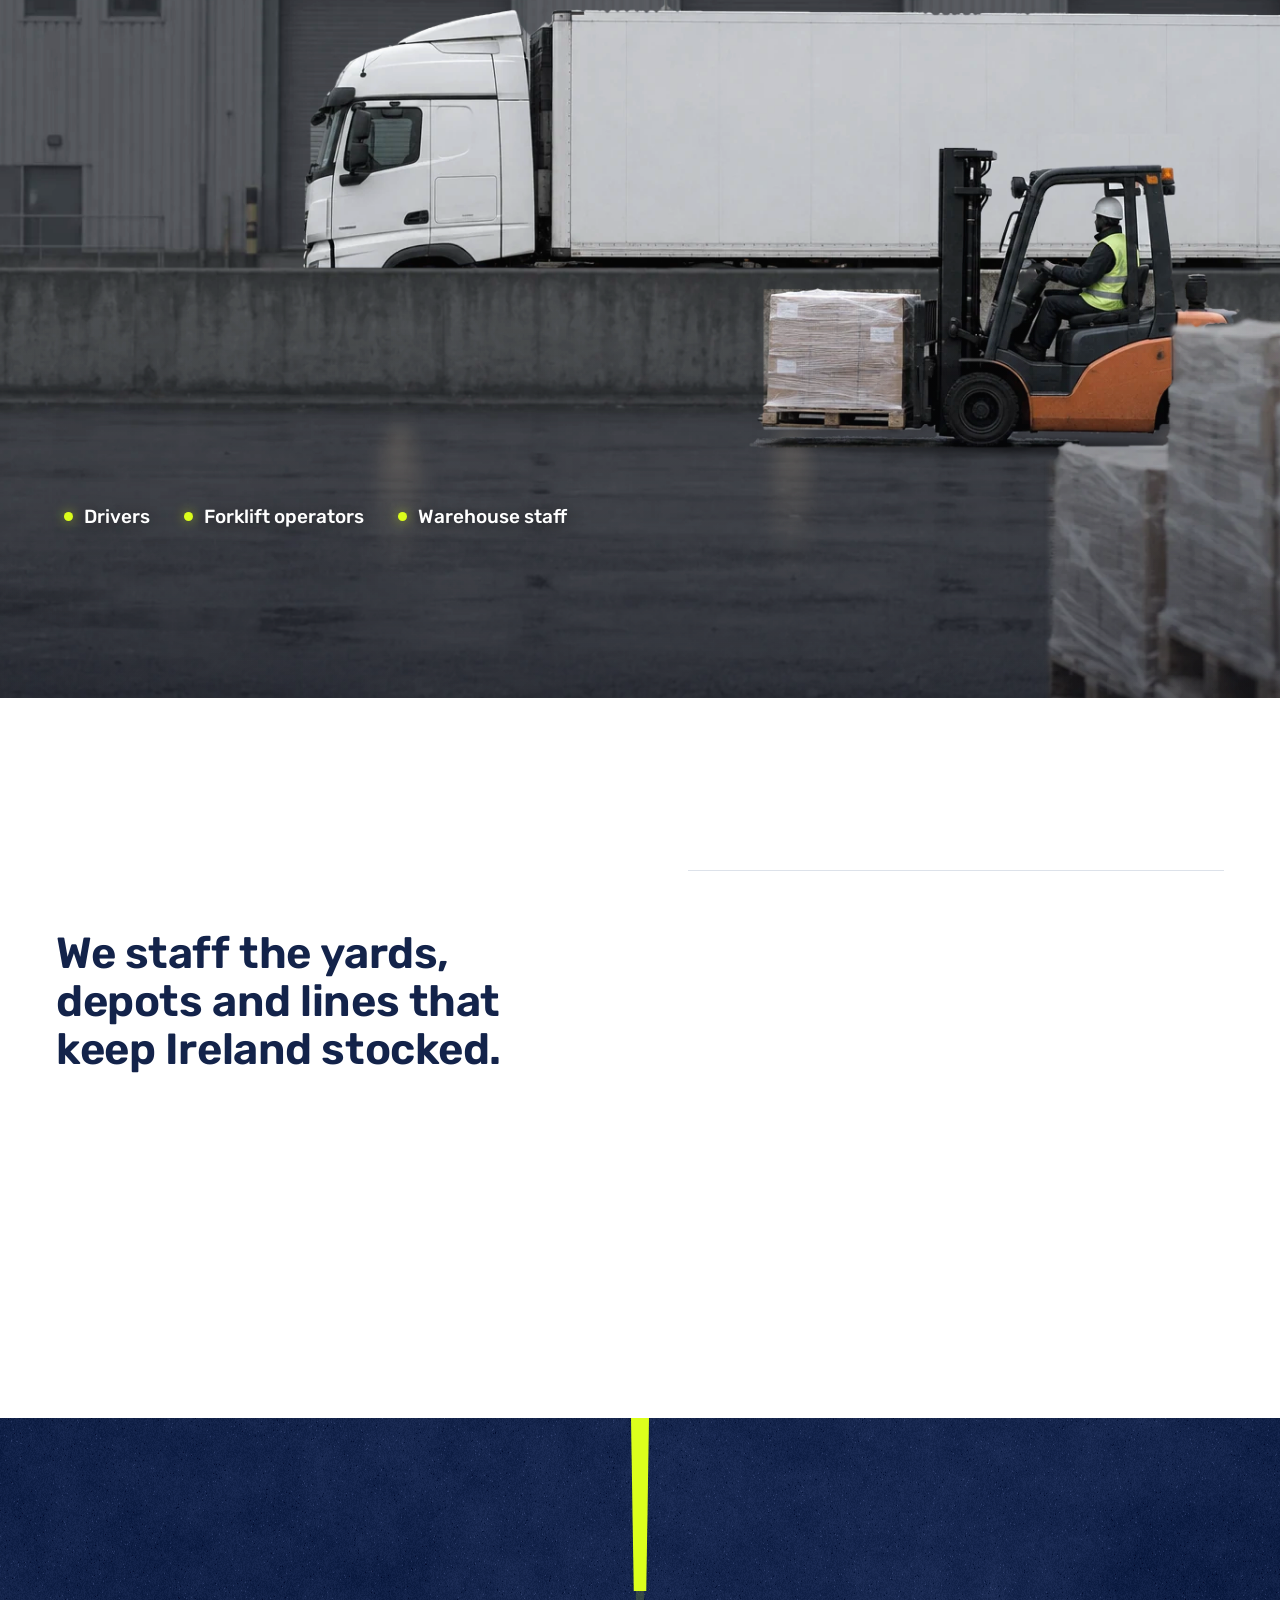
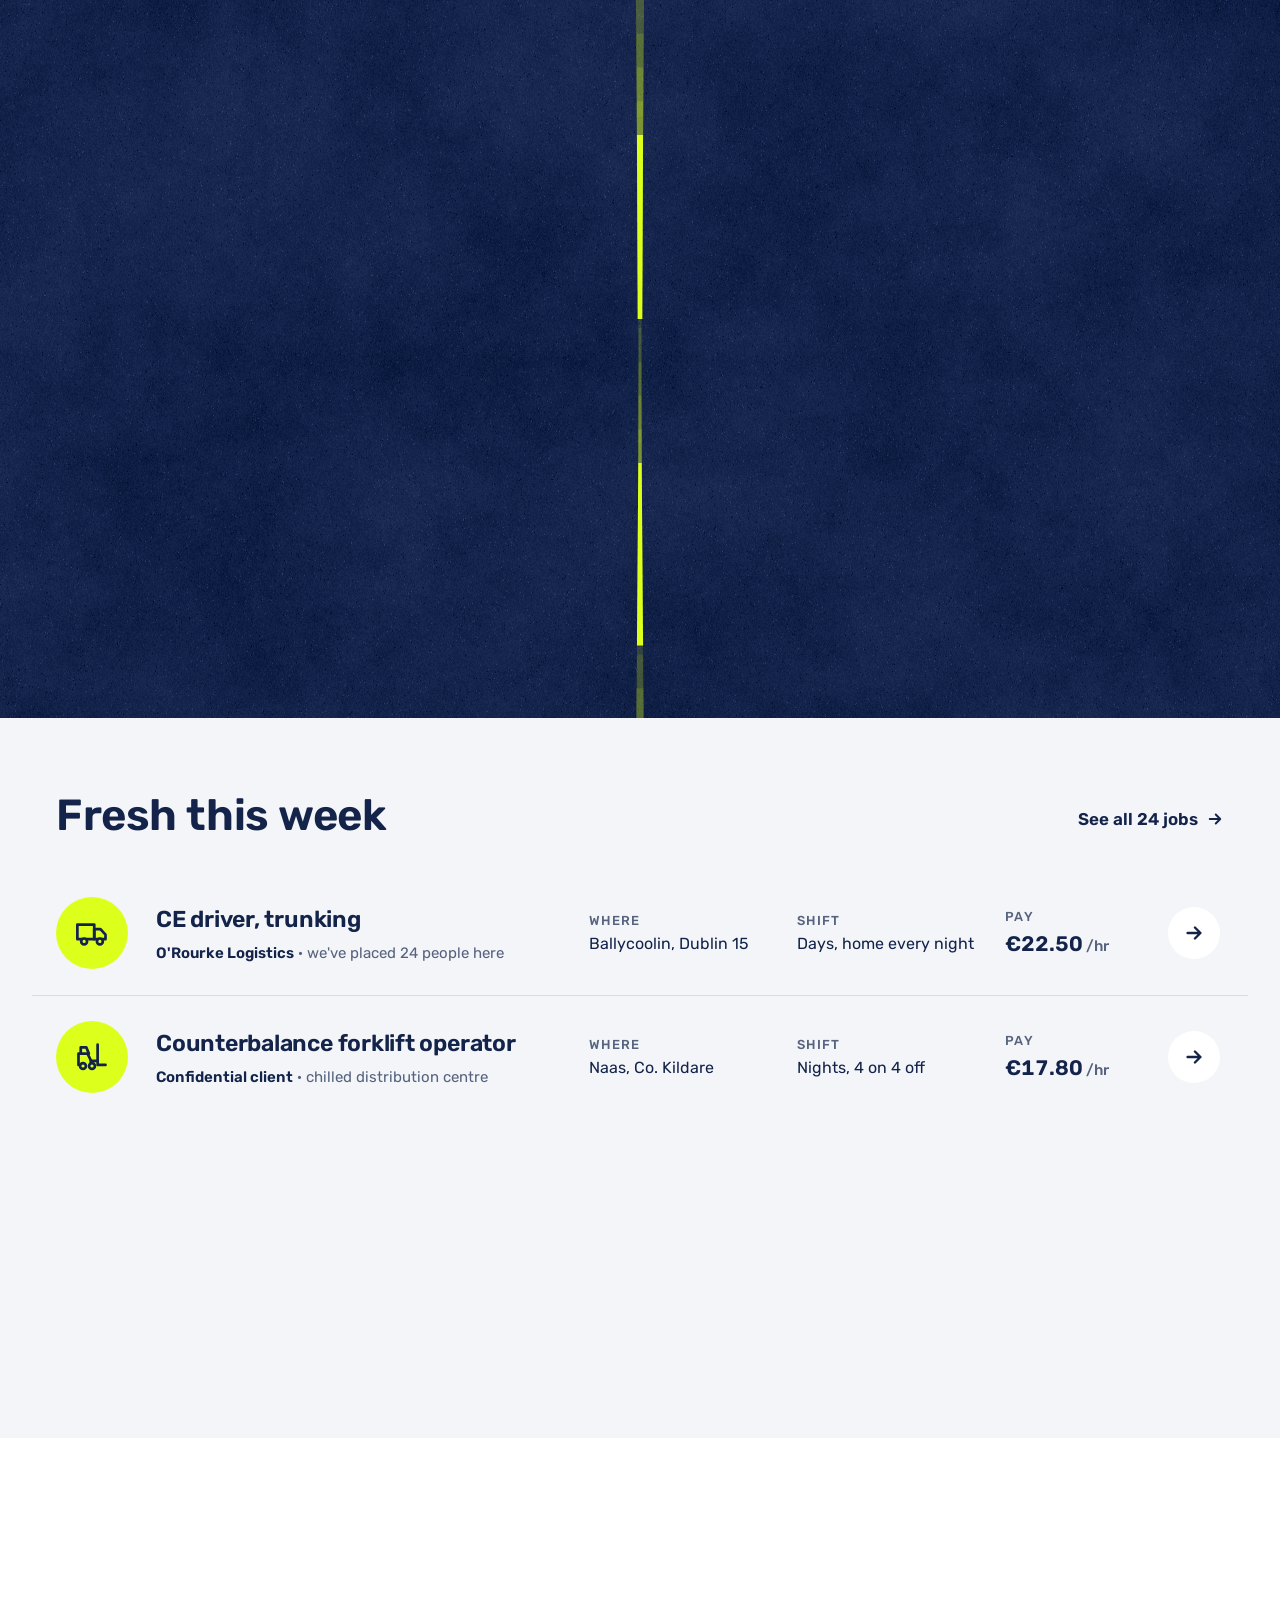
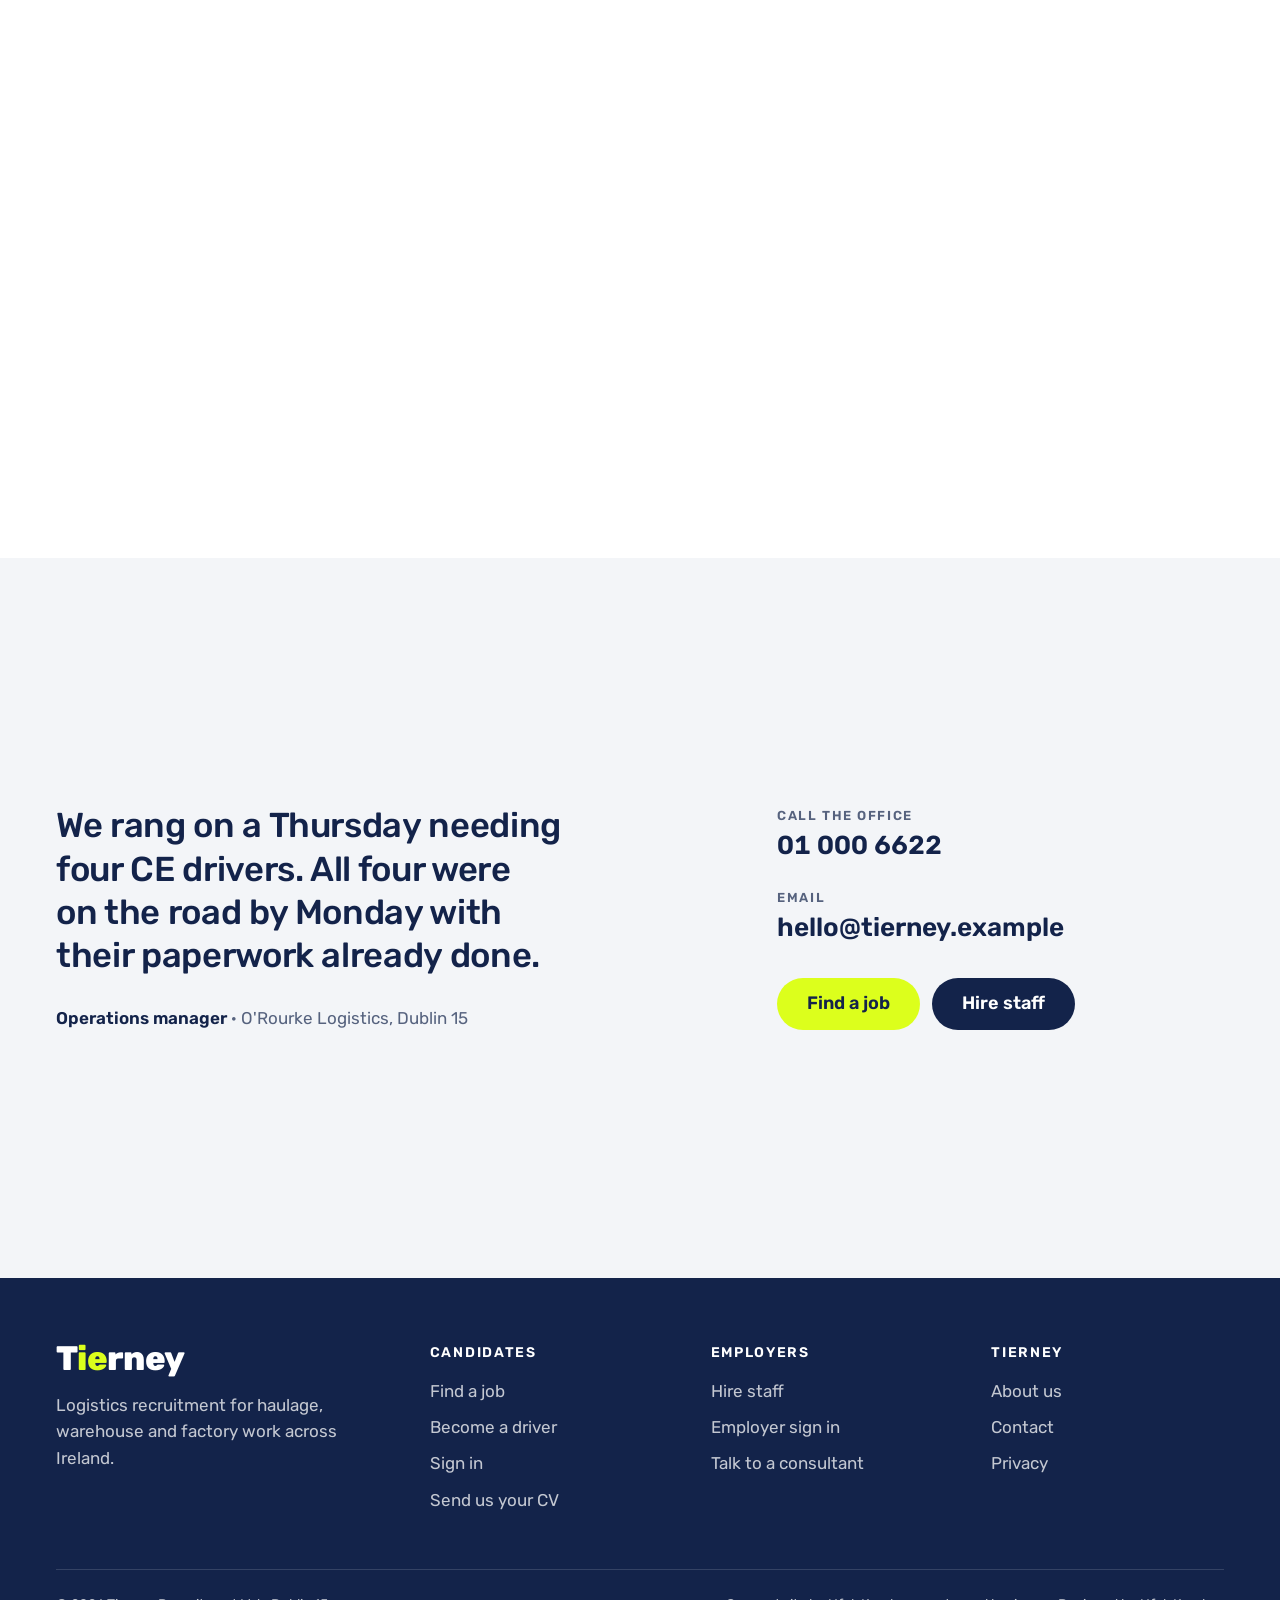
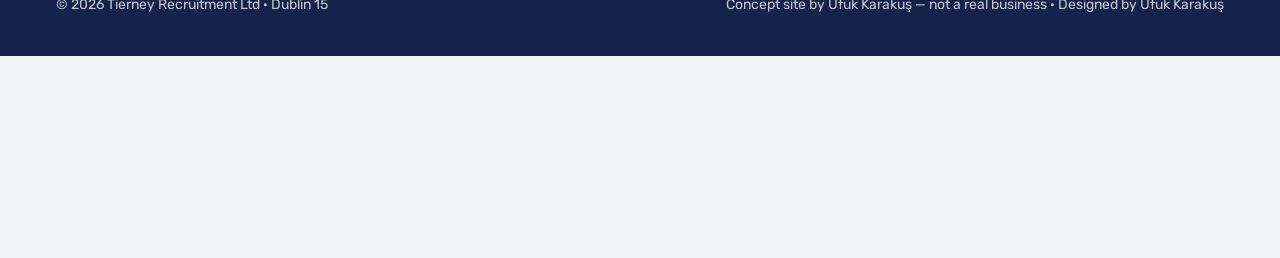
<file: index.html>
<!doctype html>
<html lang="en-IE">
<head>
<meta charset="utf-8">
<meta name="viewport" content="width=device-width,initial-scale=1,viewport-fit=cover">
<meta name="robots" content="noindex">
<title>Tierney · Logistics recruitment in Ireland</title>
<link rel="preconnect" href="https://fonts.googleapis.com"><link rel="preconnect" href="https://fonts.gstatic.com" crossorigin>
<link rel="stylesheet" href="https://fonts.googleapis.com/css2?family=Rubik:wght@400;500;600;700;800&display=swap">
<link rel="icon" href="/favicon.svg" type="image/svg+xml">
<link rel="stylesheet" href="/css/tokens.css">
<link rel="stylesheet" href="/css/site.css">
<link rel="preload" as="image" href="/images/yard.webp">
<link rel="preload" as="image" href="/images/truck.webp">
<link rel="preload" as="image" href="/images/fork.webp">
<link rel="preload" as="image" href="/images/pal.webp">
</head>
<body class="home">
<header class="top"><div class="top-in">
  <div class="pill bar"><a class="logo" href="/" aria-label="Tierney home">T<i>ie</i>rney</a>
    <nav class="nav" aria-label="Main"><a href="/jobs/">Find a job</a><a href="/become-a-driver/">Become a driver</a><a href="/hire-staff/">Hire staff</a></nav><button type="button" class="menu-btn" aria-expanded="false" aria-controls="menu" aria-label="Menu"><svg viewBox="0 0 24 24" fill="none" stroke="currentColor" stroke-width="2.4" stroke-linecap="round" aria-hidden="true"><path d="M4 7h16M4 12h16M4 17h16"/></svg></button></div>
  <a class="pill sign" href="/candidate/" aria-label="Sign in, 2 unread"><svg viewBox="0 0 24 24" fill="none" stroke="currentColor" stroke-width="2.2" stroke-linecap="round" aria-hidden="true"><circle cx="12" cy="8" r="4"/><path d="M4 21c1.5-4 4.5-6 8-6s6.5 2 8 6"/></svg>Sign in <span class="badge" aria-hidden="true">2</span></a>
  <a class="pill solid" href="/employer/">Employers</a>
</div></header>

<section class="hero" id="hero" aria-label="Logistics jobs with steady hours">
  <div class="hero-bg" aria-hidden="true"></div>
  <div class="stage" id="stage" aria-hidden="true">
    <div class="pan yard"><div class="slide"><img src="/images/yard.webp" alt=""></div>
    <i class="glow" style="left:511px;top:118px"></i>
    <i class="glow" id="midGlow" style="left:930px;top:120px"></i>
    <i class="glow" style="left:1342px;top:122px"></i>
    <i class="reflect" style="left:511px;top:700px"></i>
    <i class="reflect" id="midRef" style="left:930px;top:700px"></i>
    <i class="reflect" style="left:1342px;top:700px"></i>
    </div>
    <div class="pan truck"><div class="slide"><img src="/images/truck.webp" alt=""></div></div>
    <div class="pan fork"><div class="slide"><i class="fshadow"></i><img src="/images/fork.webp" alt=""></div></div>
    <div class="pan pal"><div class="slide"><img src="/images/pal.webp" alt=""></div></div>
  </div>
  <div class="shade" aria-hidden="true"></div>

  <div class="hero-copy">
    <h1 id="headline" aria-live="polite"></h1>
    <ul class="roles">
      <li><a href="/jobs/?sector=haulage"><i></i>Drivers</a></li>
      <li><a href="/jobs/?sector=warehouse"><i></i>Forklift operators</a></li>
      <li><a href="/jobs/?sector=warehouse"><i></i>Warehouse staff</a></li>
    </ul>
  </div>
</section>

<main>
<!-- ================= ABOUT ================= -->
<section class="band intro" id="about">
  <div class="wrap intro-grid">
    <div>
      <h2 class="words">We staff the yards, depots and lines that keep Ireland stocked.</h2>
      <p class="lead reveal">A family-run agency that only works in logistics. We know what a reach truck ticket is, why a CPC date matters and which depots send you home on time.</p>
    </div>
    <ul class="sectors">
      <li class="reveal"><a class="sector" href="/jobs/?sector=haulage"><span class="icon"><svg viewBox="0 0 32 32" aria-hidden="true"><path d="M3 8.5h15v13H3z"/><path d="M18 12.5h5.5l4.5 5v4H18z"/><circle cx="9" cy="23.5" r="2.6" fill="#DCFF1C"/><circle cx="23" cy="23.5" r="2.6" fill="#DCFF1C"/></svg></span><h3>Haulage</h3><span class="count">10 open jobs <svg viewBox="0 0 24 24" fill="none" stroke="currentColor" stroke-width="2.6" stroke-linecap="round" stroke-linejoin="round" aria-hidden="true"><path d="M5 12h14M13 6l6 6-6 6"/></svg></span></a></li>
      <li class="reveal"><a class="sector" href="/jobs/?sector=warehouse"><span class="icon"><svg viewBox="0 0 32 32" aria-hidden="true"><path d="M4 23V13h8l3 6v4"/><path d="M6 13V7.5h5l2.2 5.5"/><path d="M21 5v18h7"/><path d="M15 19.5h6"/><circle cx="8" cy="24" r="2.6" fill="#DCFF1C"/><circle cx="16" cy="24" r="2.6" fill="#DCFF1C"/></svg></span><h3>Warehouse</h3><span class="count">8 open jobs <svg viewBox="0 0 24 24" fill="none" stroke="currentColor" stroke-width="2.6" stroke-linecap="round" stroke-linejoin="round" aria-hidden="true"><path d="M5 12h14M13 6l6 6-6 6"/></svg></span></a></li>
      <li class="reveal"><a class="sector" href="/jobs/?sector=factory"><span class="icon"><svg viewBox="0 0 32 32" aria-hidden="true"><path d="M4 27V14l7 4v-4l7 4v-4l7 4V5h3v22z"/><path d="M9 22.5h3M15 22.5h3M21 22.5h2"/></svg></span><h3>Factory</h3><span class="count">6 open jobs <svg viewBox="0 0 24 24" fill="none" stroke="currentColor" stroke-width="2.6" stroke-linecap="round" stroke-linejoin="round" aria-hidden="true"><path d="M5 12h14M13 6l6 6-6 6"/></svg></span></a></li>
    </ul>
  </div>
</section>

<!-- ================= ROAD ================= -->
<section class="road" id="road" aria-label="Choose your route">
  <div class="road-pin">
    <canvas id="roadCanvas" aria-hidden="true"></canvas>
    <div class="road-choices">
      <div class="wrap">
        <a class="choice" href="/jobs/?sector=haulage"><span class="ttl"><span class="words">I have a licence</span><svg viewBox="0 0 24 24" fill="none" stroke="currentColor" stroke-width="2.6" stroke-linecap="round" stroke-linejoin="round" aria-hidden="true"><path d="M5 12h14M13 6l6 6-6 6"/></svg></span><p>See driving jobs that match your licence and start this week.</p></a>
        <a class="choice" href="/become-a-driver/"><span class="ttl"><span class="words">I want to become a driver</span><svg viewBox="0 0 24 24" fill="none" stroke="currentColor" stroke-width="2.6" stroke-linecap="round" stroke-linejoin="round" aria-hidden="true"><path d="M5 12h14M13 6l6 6-6 6"/></svg></span><p>We can fund your training and get you on the road.</p></a>
      </div>
    </div>
  </div>
</section>

<!-- ================= JOBS ================= -->
<section class="band jobs" id="jobs">
  <div class="wrap">
    <div class="jobs-head">
      <h2 class="words">Fresh this week</h2>
      <a class="more" href="/jobs/"><span>See all 24 jobs</span> <svg viewBox="0 0 24 24" fill="none" stroke="currentColor" stroke-width="2.6" stroke-linecap="round" stroke-linejoin="round" aria-hidden="true"><path d="M5 12h14M13 6l6 6-6 6"/></svg></a>
    </div>
    <ul class="rows">
      <li class="reveal"><a class="row" href="/job/?id=j1">
        <div class="icon"><svg viewBox="0 0 32 32" aria-hidden="true"><path d="M3 8.5h15v13H3z"/><path d="M18 12.5h5.5l4.5 5v4H18z"/><circle cx="9" cy="23.5" r="2.6" fill="#DCFF1C"/><circle cx="23" cy="23.5" r="2.6" fill="#DCFF1C"/></svg></div>
        <div class="role"><h3>CE driver, trunking</h3><p><b>O'Rourke Logistics</b> · we've placed 24 people here</p></div>
        <div class="cell"><small>Where</small>Ballycoolin, Dublin 15</div>
        <div class="cell"><small>Shift</small>Days, home every night</div>
        <div class="cell pay"><small>Pay</small>€22.50<em> /hr</em></div>
        <span class="go"><svg viewBox="0 0 24 24" fill="none" stroke="currentColor" stroke-width="2.6" stroke-linecap="round" stroke-linejoin="round" aria-hidden="true"><path d="M5 12h14M13 6l6 6-6 6"/></svg></span>
      </a></li>
      <li class="reveal"><a class="row" href="/job/?id=j9">
        <div class="icon"><svg viewBox="0 0 32 32" aria-hidden="true"><path d="M4 23V13h8l3 6v4"/><path d="M6 13V7.5h5l2.2 5.5"/><path d="M21 5v18h7"/><path d="M15 19.5h6"/><circle cx="8" cy="24" r="2.6" fill="#DCFF1C"/><circle cx="16" cy="24" r="2.6" fill="#DCFF1C"/></svg></div>
        <div class="role"><h3>Counterbalance forklift operator</h3><p><b>Confidential client</b> · chilled distribution centre</p></div>
        <div class="cell"><small>Where</small>Naas, Co. Kildare</div>
        <div class="cell"><small>Shift</small>Nights, 4 on 4 off</div>
        <div class="cell pay"><small>Pay</small>€17.80<em> /hr</em></div>
        <span class="go"><svg viewBox="0 0 24 24" fill="none" stroke="currentColor" stroke-width="2.6" stroke-linecap="round" stroke-linejoin="round" aria-hidden="true"><path d="M5 12h14M13 6l6 6-6 6"/></svg></span>
      </a></li>
      <li class="reveal"><a class="row" href="/job/?id=j2">
        <div class="icon"><svg viewBox="0 0 32 32" aria-hidden="true"><path d="M4 9.5h12v12H4z"/><path d="M16 13.5h5l4 4.5v3.5h-9z"/><circle cx="9" cy="23.5" r="2.6" fill="#DCFF1C"/><circle cx="21" cy="23.5" r="2.6" fill="#DCFF1C"/></svg></div>
        <div class="role"><h3>Category C rigid driver, multi-drop</h3><p><b>Kearney Distribution</b> · we've placed 11 people here</p></div>
        <div class="cell"><small>Where</small>Athlone, Co. Westmeath</div>
        <div class="cell"><small>Shift</small>Early starts, Mon to Fri</div>
        <div class="cell pay"><small>Pay</small>€19.40<em> /hr</em></div>
        <span class="go"><svg viewBox="0 0 24 24" fill="none" stroke="currentColor" stroke-width="2.6" stroke-linecap="round" stroke-linejoin="round" aria-hidden="true"><path d="M5 12h14M13 6l6 6-6 6"/></svg></span>
      </a></li>
      <li class="reveal"><a class="row" href="/job/?id=j16">
        <div class="icon"><svg viewBox="0 0 32 32" aria-hidden="true"><path d="M4 27V14l7 4v-4l7 4v-4l7 4V5h3v22z"/><path d="M9 22.5h3M15 22.5h3M21 22.5h2"/></svg></div>
        <div class="role"><h3>Production operative, packing line</h3><p><b>Boyne Valley Foods</b> · we've placed 37 people here</p></div>
        <div class="cell"><small>Where</small>Drogheda, Co. Louth</div>
        <div class="cell"><small>Shift</small>Days or lates, weekly rota</div>
        <div class="cell pay"><small>Pay</small>€15.20<em> /hr</em></div>
        <span class="go"><svg viewBox="0 0 24 24" fill="none" stroke="currentColor" stroke-width="2.6" stroke-linecap="round" stroke-linejoin="round" aria-hidden="true"><path d="M5 12h14M13 6l6 6-6 6"/></svg></span>
      </a></li>
    </ul>
  </div>
</section>

<!-- ================= CHECKED DRIVER ================= -->
<section class="band checked" id="checked" data-seq>
  <div class="wrap checked-grid">
    <div>
      <h2 class="words">Every driver arrives already checked.</h2>
      <p class="lead reveal">With the driver's consent, we check their licence, CPC, tachograph card and penalty points before we put them forward. Then we keep an eye on every expiry date so nobody gets caught out.</p>
      <a class="more reveal" href="/hire-staff/">Hire staff with Tierney <svg viewBox="0 0 24 24" fill="none" stroke="currentColor" stroke-width="2.6" stroke-linecap="round" stroke-linejoin="round" aria-hidden="true"><path d="M5 12h14M13 6l6 6-6 6"/></svg></a>
    </div>
    <div class="idcard" id="card">
      <div class="id-head"><span class="logo">T<i>ie</i>rney</span><span>DRIVER CHECK · REF TR-2481</span></div>
      <div class="id-body">
        <div class="photo"><svg viewBox="0 0 24 24" aria-hidden="true"><circle cx="12" cy="8" r="4"/><path d="M4 21c1.5-4 4.5-6 8-6s6.5 2 8 6"/></svg></div>
        <div class="id-who">
          <h3>CE driver, 11 years on the road</h3>
          <p>Checked 21 Oct 2026 · Available from Monday</p>
          <dl class="fields">
            <dt>Right to work</dt><dd><span class="mark">Confirmed</span></dd>
            <dt>Category CE licence</dt><dd><span class="mark">Valid to 2031</span></dd>
            <dt>Driver CPC</dt><dd><span class="mark">Valid to 5 Dec 2026</span></dd>
            <dt>Tachograph card</dt><dd><span class="mark">Valid to 2028</span></dd>
            <dt>Penalty points</dt><dd><span class="mark">None</span></dd>
          </dl>
        </div>
      </div>
      <div class="id-foot"><svg viewBox="0 0 24 24" aria-hidden="true"><path d="M6 16V11a6 6 0 0 1 12 0v5l2 2H4z"/><path d="M10 21h4"/></svg><span>CPC expires in <b>43 days</b>. Reminder sent.</span></div>
    </div>
  </div>
</section>

<!-- ================= CLOSING ================= -->
<section class="band closing" id="contact">
  <div class="wrap closing-grid">
    <blockquote>
      <p>We rang on a Thursday needing four CE drivers. All four were on the road by Monday with their paperwork already done.</p>
      <footer><b>Operations manager</b> · O'Rourke Logistics, Dublin 15</footer>
    </blockquote>
    <div class="contact">
      <div class="line"><small>Call the office</small><span>01 000 6622</span></div>
      <div class="line"><small>Email</small><span>hello@tierney.example</span></div>
      <div class="btns">
        <a class="btn" href="/jobs/">Find a job</a>
        <a class="btn dark" href="/hire-staff/">Hire staff</a>
      </div>
    </div>
  </div>
</section>
</main>

<footer class="foot"><div class="wrap">
  <div class="foot-grid">
    <div><div class="logo">T<i>ie</i>rney</div><p class="blurb">Logistics recruitment for haulage, warehouse and factory work across Ireland.</p></div>
    <div><h4>Candidates</h4><ul><li><a href="/jobs/">Find a job</a></li><li><a href="/become-a-driver/">Become a driver</a></li><li><a href="/candidate/">Sign in</a></li><li><a href="/apply/?cv">Send us your CV</a></li></ul></div>
    <div><h4>Employers</h4><ul><li><a href="/hire-staff/">Hire staff</a></li><li><a href="/employer/">Employer sign in</a></li><li><a href="/hire-staff/#talk">Talk to a consultant</a></li></ul></div>
    <div><h4>Tierney</h4><ul><li><a href="/#about">About us</a></li><li><a href="/#contact">Contact</a></li><li><a href="/privacy/">Privacy</a></li></ul></div>
  </div>
  <div class="foot-base"><span>© 2026 Tierney Recruitment Ltd · Dublin 15</span><span>Concept site by Ufuk Karakuş — not a real business · Designed by Ufuk Karakuş</span></div>
</div></footer>
<script type="module" src="/js/home.js"></script>
</body>
</html>
</file>
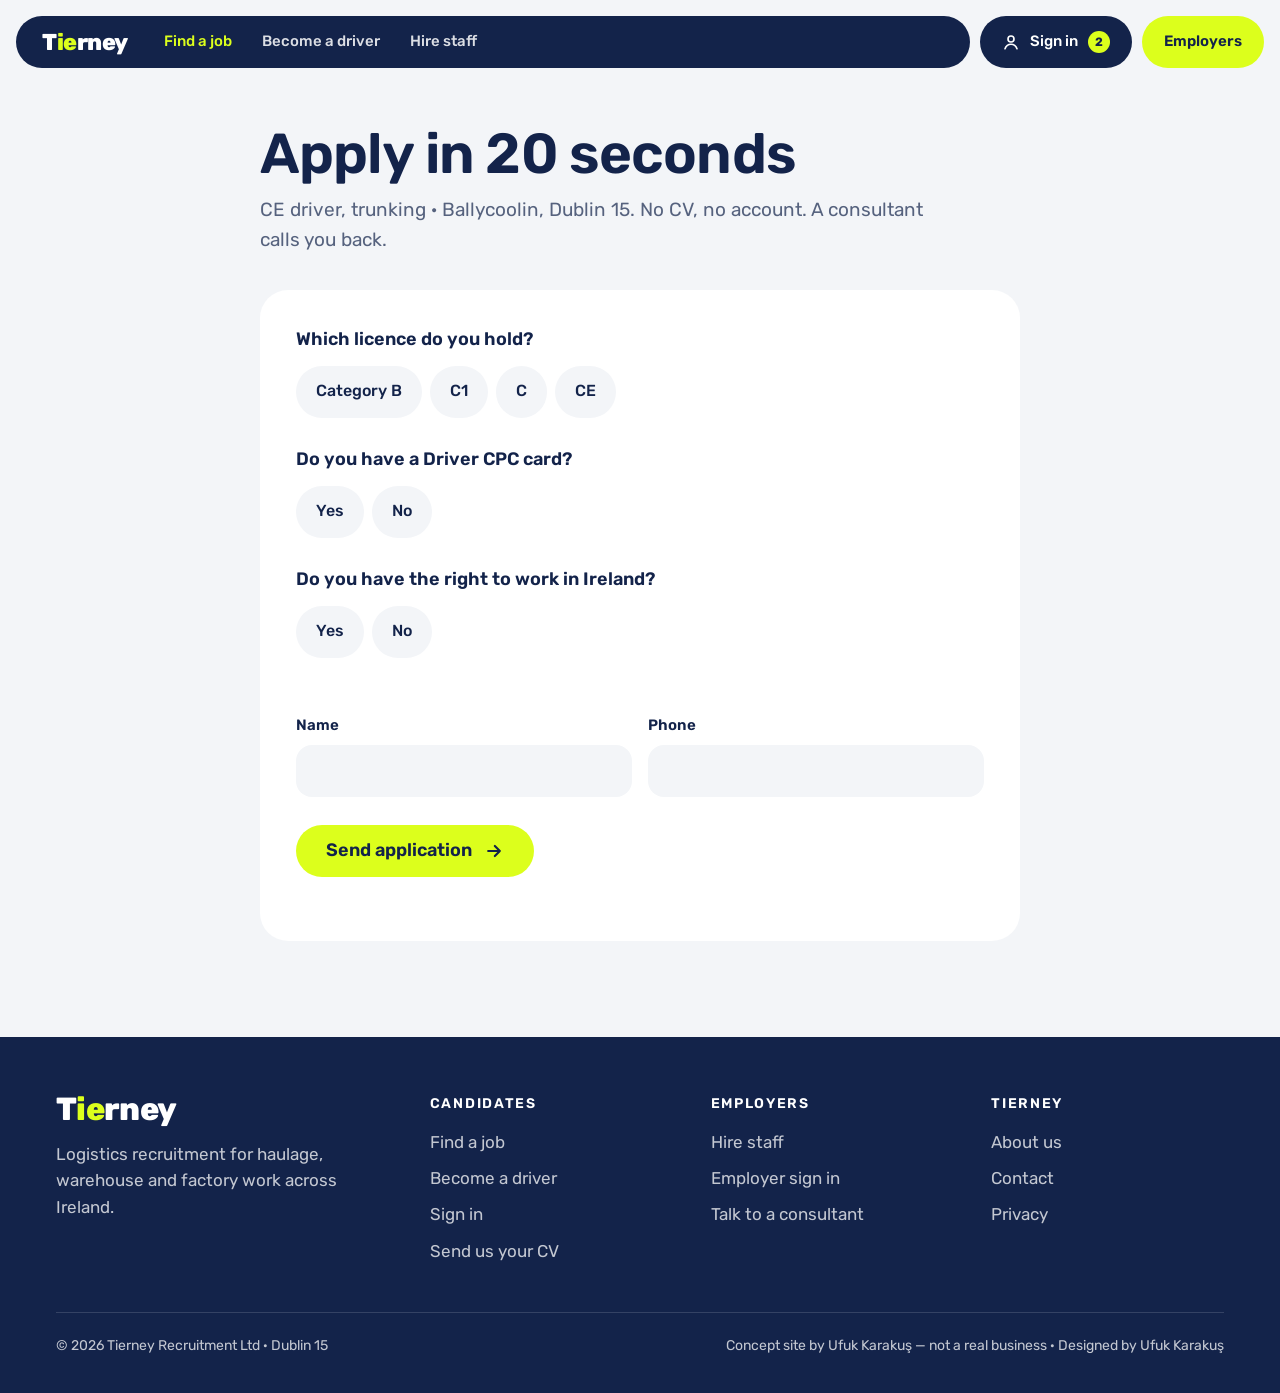
<file: apply/index.html>
<!doctype html>
<html lang="en-IE">
<head>
<meta charset="utf-8">
<meta name="viewport" content="width=device-width,initial-scale=1,viewport-fit=cover">
<meta name="robots" content="noindex">
<title>Apply · Tierney</title>
<link rel="preconnect" href="https://fonts.googleapis.com"><link rel="preconnect" href="https://fonts.gstatic.com" crossorigin>
<link rel="stylesheet" href="https://fonts.googleapis.com/css2?family=Rubik:wght@400;500;600;700;800&display=swap">
<link rel="icon" href="/favicon.svg" type="image/svg+xml">
<link rel="stylesheet" href="/css/tokens.css">
<link rel="stylesheet" href="/css/site.css">
</head>
<body>
<header class="top"><div class="top-in">
  <div class="pill bar"><a class="logo" href="/" aria-label="Tierney home">T<i>ie</i>rney</a>
    <nav class="nav" aria-label="Main"><a href="/jobs/" aria-current="page">Find a job</a><a href="/become-a-driver/">Become a driver</a><a href="/hire-staff/">Hire staff</a></nav><button type="button" class="menu-btn" aria-expanded="false" aria-controls="menu" aria-label="Menu"><svg viewBox="0 0 24 24" fill="none" stroke="currentColor" stroke-width="2.4" stroke-linecap="round" aria-hidden="true"><path d="M4 7h16M4 12h16M4 17h16"/></svg></button></div>
  <a class="pill sign" href="/candidate/" aria-label="Sign in, 2 unread"><svg viewBox="0 0 24 24" fill="none" stroke="currentColor" stroke-width="2.2" stroke-linecap="round" aria-hidden="true"><circle cx="12" cy="8" r="4"/><path d="M4 21c1.5-4 4.5-6 8-6s6.5 2 8 6"/></svg>Sign in <span class="badge" aria-hidden="true">2</span></a>
  <a class="pill solid" href="/employer/">Employers</a>
</div></header>
<main class="wrap"><div class="applywrap" id="app"></div></main>
<footer class="foot"><div class="wrap">
  <div class="foot-grid">
    <div><div class="logo">T<i>ie</i>rney</div><p class="blurb">Logistics recruitment for haulage, warehouse and factory work across Ireland.</p></div>
    <div><h4>Candidates</h4><ul><li><a href="/jobs/">Find a job</a></li><li><a href="/become-a-driver/">Become a driver</a></li><li><a href="/candidate/">Sign in</a></li><li><a href="/apply/?cv">Send us your CV</a></li></ul></div>
    <div><h4>Employers</h4><ul><li><a href="/hire-staff/">Hire staff</a></li><li><a href="/employer/">Employer sign in</a></li><li><a href="/hire-staff/#talk">Talk to a consultant</a></li></ul></div>
    <div><h4>Tierney</h4><ul><li><a href="/#about">About us</a></li><li><a href="/#contact">Contact</a></li><li><a href="/privacy/">Privacy</a></li></ul></div>
  </div>
  <div class="foot-base"><span>© 2026 Tierney Recruitment Ltd · Dublin 15</span><span>Concept site by Ufuk Karakuş — not a real business · Designed by Ufuk Karakuş</span></div>
</div></footer>
<script type="module" src="/js/apply.js"></script>
</body>
</html>
</file>
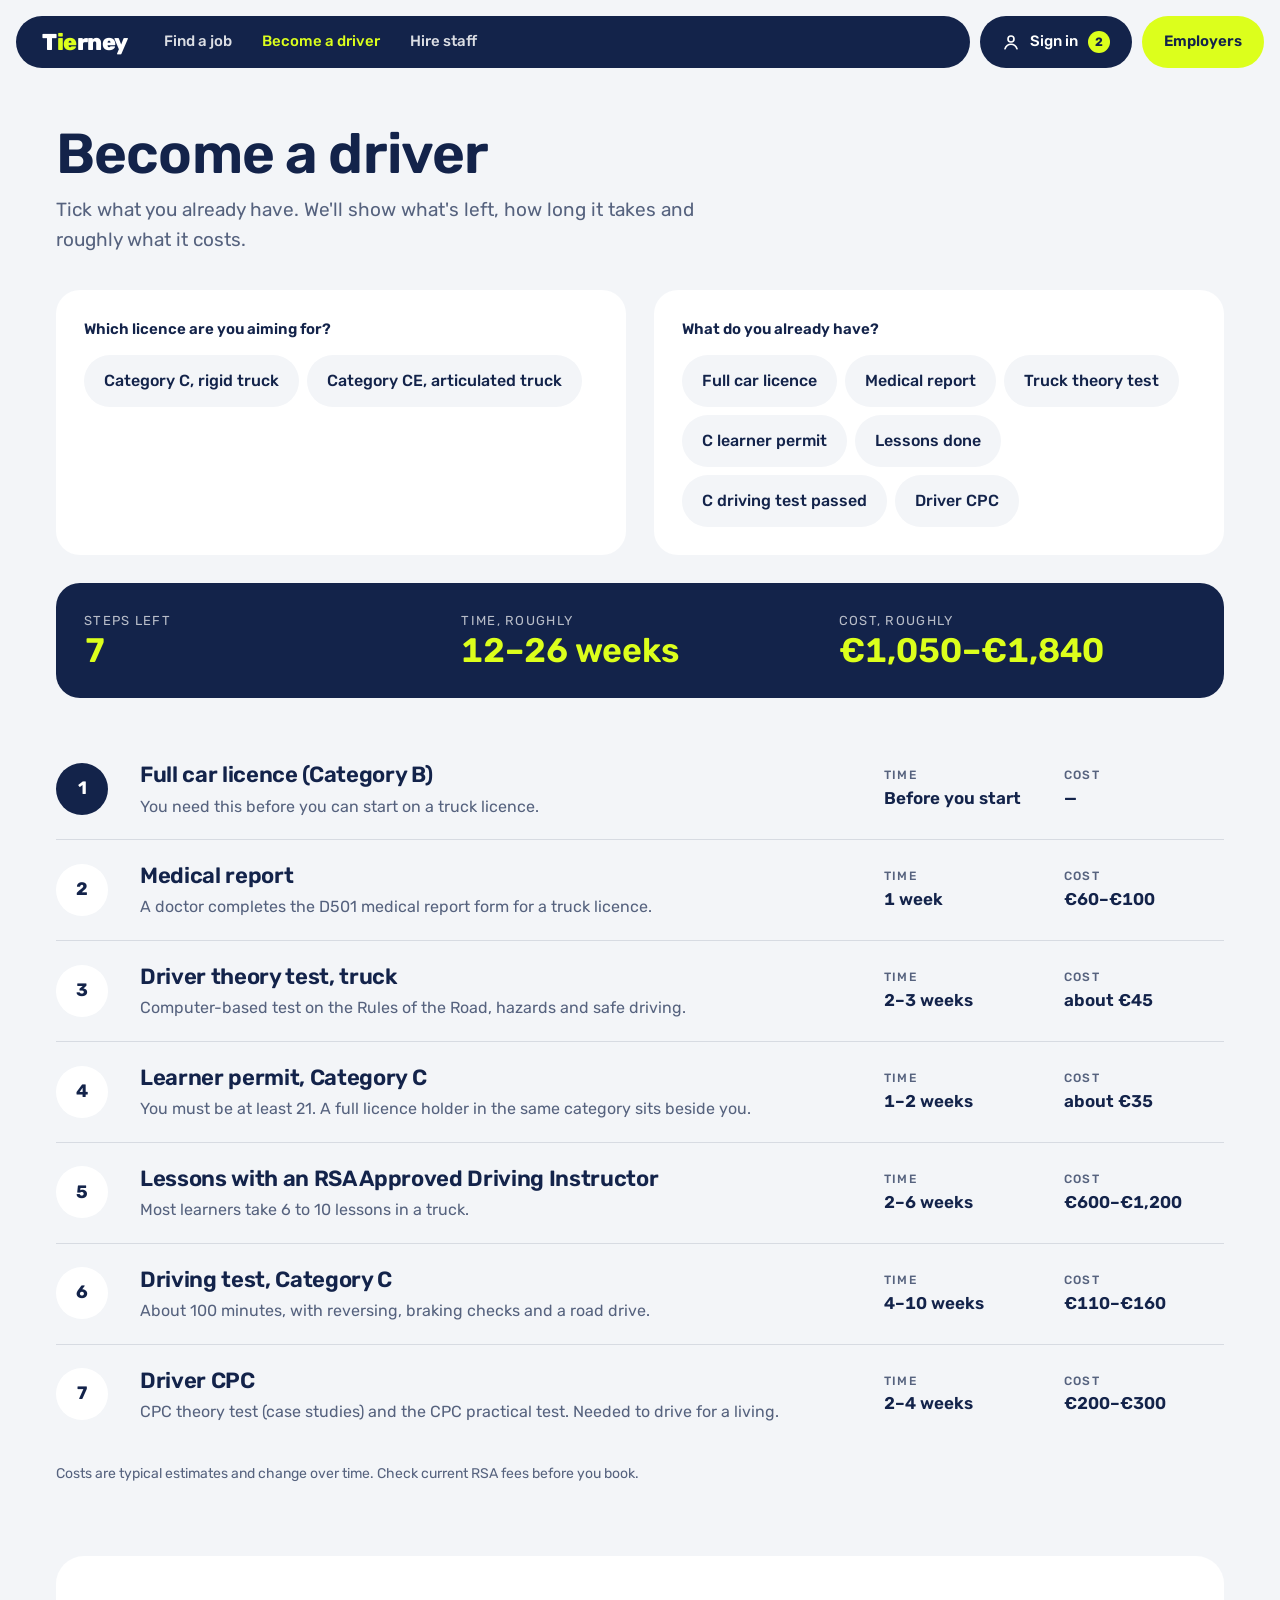
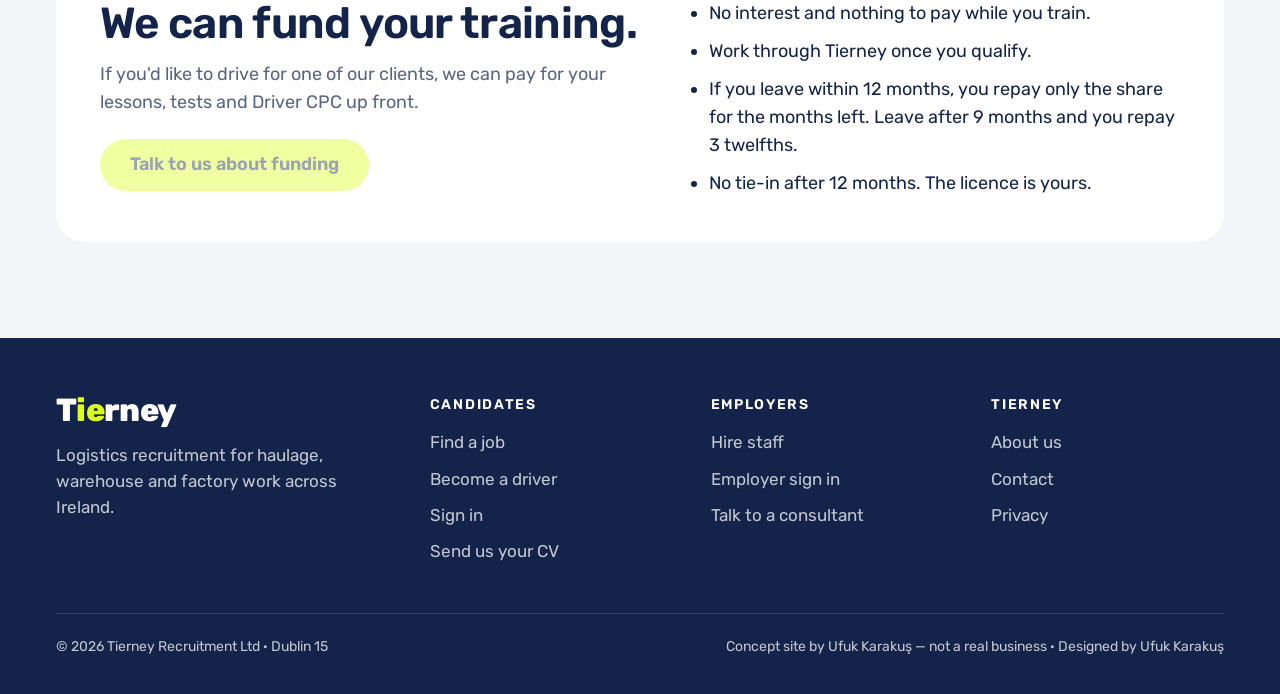
<file: become-a-driver/index.html>
<!doctype html>
<html lang="en-IE">
<head>
<meta charset="utf-8">
<meta name="viewport" content="width=device-width,initial-scale=1,viewport-fit=cover">
<meta name="robots" content="noindex">
<title>Become a driver · Tierney</title>
<link rel="preconnect" href="https://fonts.googleapis.com"><link rel="preconnect" href="https://fonts.gstatic.com" crossorigin>
<link rel="stylesheet" href="https://fonts.googleapis.com/css2?family=Rubik:wght@400;500;600;700;800&display=swap">
<link rel="icon" href="/favicon.svg" type="image/svg+xml">
<link rel="stylesheet" href="/css/tokens.css">
<link rel="stylesheet" href="/css/site.css">
</head>
<body>
<header class="top"><div class="top-in">
  <div class="pill bar"><a class="logo" href="/" aria-label="Tierney home">T<i>ie</i>rney</a>
    <nav class="nav" aria-label="Main"><a href="/jobs/">Find a job</a><a href="/become-a-driver/" aria-current="page">Become a driver</a><a href="/hire-staff/">Hire staff</a></nav><button type="button" class="menu-btn" aria-expanded="false" aria-controls="menu" aria-label="Menu"><svg viewBox="0 0 24 24" fill="none" stroke="currentColor" stroke-width="2.4" stroke-linecap="round" aria-hidden="true"><path d="M4 7h16M4 12h16M4 17h16"/></svg></button></div>
  <a class="pill sign" href="/candidate/" aria-label="Sign in, 2 unread"><svg viewBox="0 0 24 24" fill="none" stroke="currentColor" stroke-width="2.2" stroke-linecap="round" aria-hidden="true"><circle cx="12" cy="8" r="4"/><path d="M4 21c1.5-4 4.5-6 8-6s6.5 2 8 6"/></svg>Sign in <span class="badge" aria-hidden="true">2</span></a>
  <a class="pill solid" href="/employer/">Employers</a>
</div></header>
<main class="wrap">
  <div class="page-head"><h1 class="words">Become a driver</h1><p class="reveal">Tick what you already have. We'll show what's left, how long it takes and roughly what it costs.</p></div>
  <div class="pick">
    <div class="card"><span class="label" id="lblTarget">Which licence are you aiming for?</span>
      <div class="seg" id="target" role="group" aria-labelledby="lblTarget"><button type="button" class="chip" data-v="C" aria-pressed="false">Category C, rigid truck</button><button type="button" class="chip" data-v="CE" aria-pressed="false">Category CE, articulated truck</button></div></div>
    <div class="card"><span class="label" id="lblHave">What do you already have?</span><div class="seg" id="have" role="group" aria-labelledby="lblHave"></div></div>
  </div>
  <div class="sum" aria-live="polite">
    <div><small>Steps left</small><b id="left"></b></div>
    <div><small>Time, roughly</small><b id="time"></b></div>
    <div><small>Cost, roughly</small><b id="cost"></b></div>
  </div>
  <ol class="steps" id="steps" aria-label="Steps"></ol>
  <p class="small">Costs are typical estimates and change over time. Check current RSA fees before you book.</p>

  <section class="fund" aria-labelledby="fundH">
    <div><h2 id="fundH">We can fund your training.</h2><p class="muted">If you'd like to drive for one of our clients, we can pay for your lessons, tests and Driver CPC up front.</p><button type="button" class="btn" id="fund" disabled>Talk to us about funding</button></div>
    <ul>
      <li>No interest and nothing to pay while you train.</li>
      <li>Work through Tierney once you qualify.</li>
      <li>If you leave within 12 months, you repay only the share for the months left. Leave after 9 months and you repay 3 twelfths.</li>
      <li>No tie-in after 12 months. The licence is yours.</li>
    </ul>
  </section>
</main>
<footer class="foot"><div class="wrap">
  <div class="foot-grid">
    <div><div class="logo">T<i>ie</i>rney</div><p class="blurb">Logistics recruitment for haulage, warehouse and factory work across Ireland.</p></div>
    <div><h4>Candidates</h4><ul><li><a href="/jobs/">Find a job</a></li><li><a href="/become-a-driver/">Become a driver</a></li><li><a href="/candidate/">Sign in</a></li><li><a href="/apply/?cv">Send us your CV</a></li></ul></div>
    <div><h4>Employers</h4><ul><li><a href="/hire-staff/">Hire staff</a></li><li><a href="/employer/">Employer sign in</a></li><li><a href="/hire-staff/#talk">Talk to a consultant</a></li></ul></div>
    <div><h4>Tierney</h4><ul><li><a href="/#about">About us</a></li><li><a href="/#contact">Contact</a></li><li><a href="/privacy/">Privacy</a></li></ul></div>
  </div>
  <div class="foot-base"><span>© 2026 Tierney Recruitment Ltd · Dublin 15</span><span>Concept site by Ufuk Karakuş — not a real business · Designed by Ufuk Karakuş</span></div>
</div></footer>
<script type="module" src="/js/driver.js"></script>
</body>
</html>
</file>
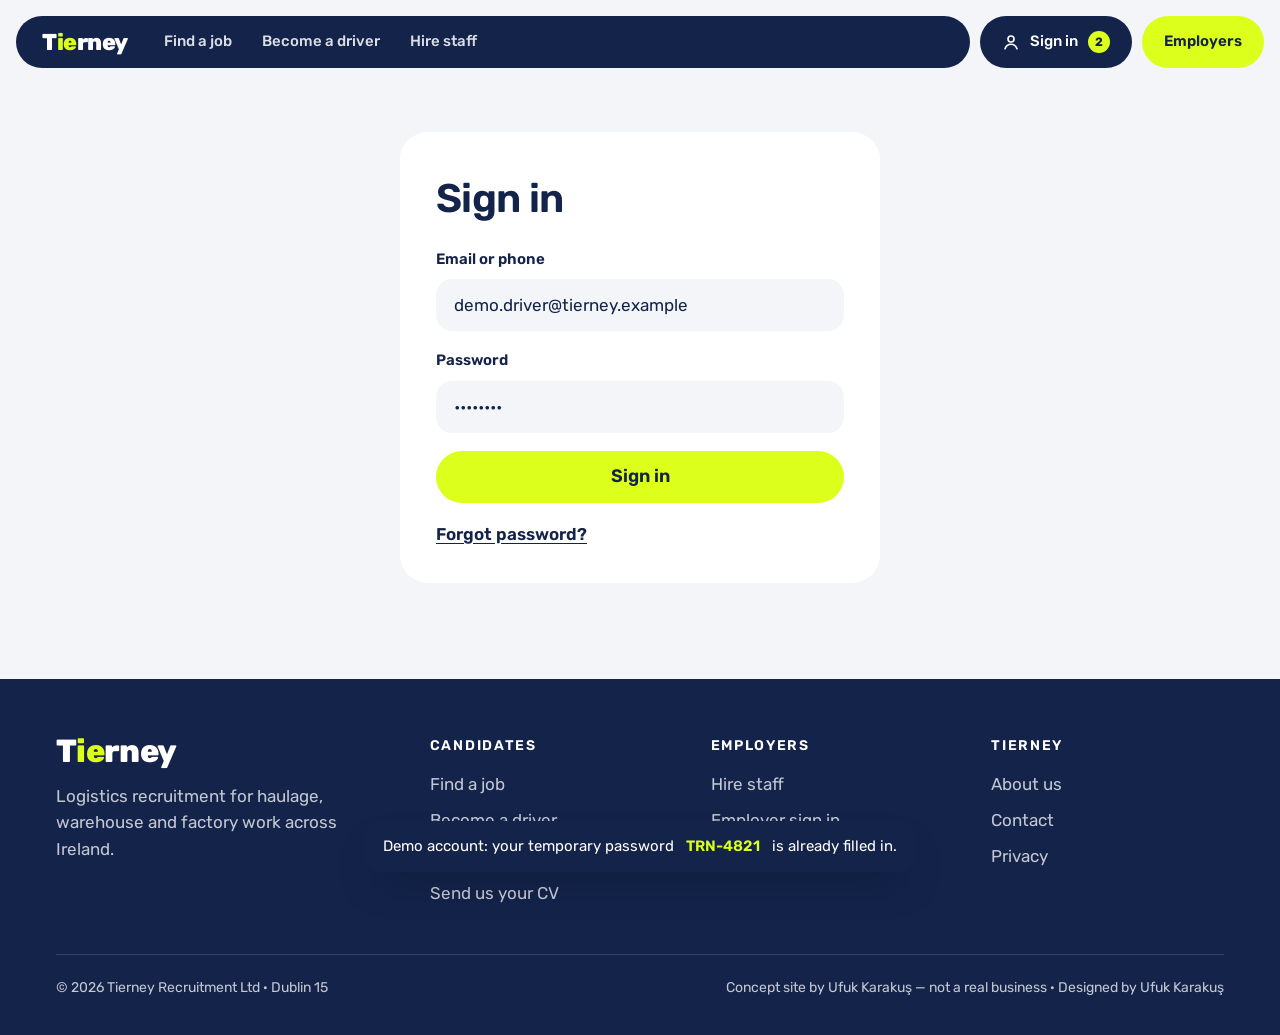
<file: candidate/index.html>
<!doctype html>
<html lang="en-IE">
<head>
<meta charset="utf-8">
<meta name="viewport" content="width=device-width,initial-scale=1,viewport-fit=cover">
<meta name="robots" content="noindex">
<title>Your applications · Tierney</title>
<link rel="preconnect" href="https://fonts.googleapis.com"><link rel="preconnect" href="https://fonts.gstatic.com" crossorigin>
<link rel="stylesheet" href="https://fonts.googleapis.com/css2?family=Rubik:wght@400;500;600;700;800&display=swap">
<link rel="icon" href="/favicon.svg" type="image/svg+xml">
<link rel="stylesheet" href="/css/tokens.css">
<link rel="stylesheet" href="/css/site.css">
</head>
<body>
<header class="top"><div class="top-in">
  <div class="pill bar"><a class="logo" href="/" aria-label="Tierney home">T<i>ie</i>rney</a>
    <nav class="nav" aria-label="Main"><a href="/jobs/">Find a job</a><a href="/become-a-driver/">Become a driver</a><a href="/hire-staff/">Hire staff</a></nav><button type="button" class="menu-btn" aria-expanded="false" aria-controls="menu" aria-label="Menu"><svg viewBox="0 0 24 24" fill="none" stroke="currentColor" stroke-width="2.4" stroke-linecap="round" aria-hidden="true"><path d="M4 7h16M4 12h16M4 17h16"/></svg></button></div>
  <a class="pill sign" href="/candidate/" aria-current="page" aria-label="Sign in, 2 unread"><svg viewBox="0 0 24 24" fill="none" stroke="currentColor" stroke-width="2.2" stroke-linecap="round" aria-hidden="true"><circle cx="12" cy="8" r="4"/><path d="M4 21c1.5-4 4.5-6 8-6s6.5 2 8 6"/></svg>Sign in <span class="badge" aria-hidden="true">2</span></a>
  <a class="pill solid" href="/employer/">Employers</a>
</div></header>
<main class="wrap" id="main"></main>
<footer class="foot"><div class="wrap">
  <div class="foot-grid">
    <div><div class="logo">T<i>ie</i>rney</div><p class="blurb">Logistics recruitment for haulage, warehouse and factory work across Ireland.</p></div>
    <div><h4>Candidates</h4><ul><li><a href="/jobs/">Find a job</a></li><li><a href="/become-a-driver/">Become a driver</a></li><li><a href="/candidate/">Sign in</a></li><li><a href="/apply/?cv">Send us your CV</a></li></ul></div>
    <div><h4>Employers</h4><ul><li><a href="/hire-staff/">Hire staff</a></li><li><a href="/employer/">Employer sign in</a></li><li><a href="/hire-staff/#talk">Talk to a consultant</a></li></ul></div>
    <div><h4>Tierney</h4><ul><li><a href="/#about">About us</a></li><li><a href="/#contact">Contact</a></li><li><a href="/privacy/">Privacy</a></li></ul></div>
  </div>
  <div class="foot-base"><span>© 2026 Tierney Recruitment Ltd · Dublin 15</span><span>Concept site by Ufuk Karakuş — not a real business · Designed by Ufuk Karakuş</span></div>
</div></footer>
<script type="module" src="/js/candidate.js"></script>
</body>
</html>
</file>
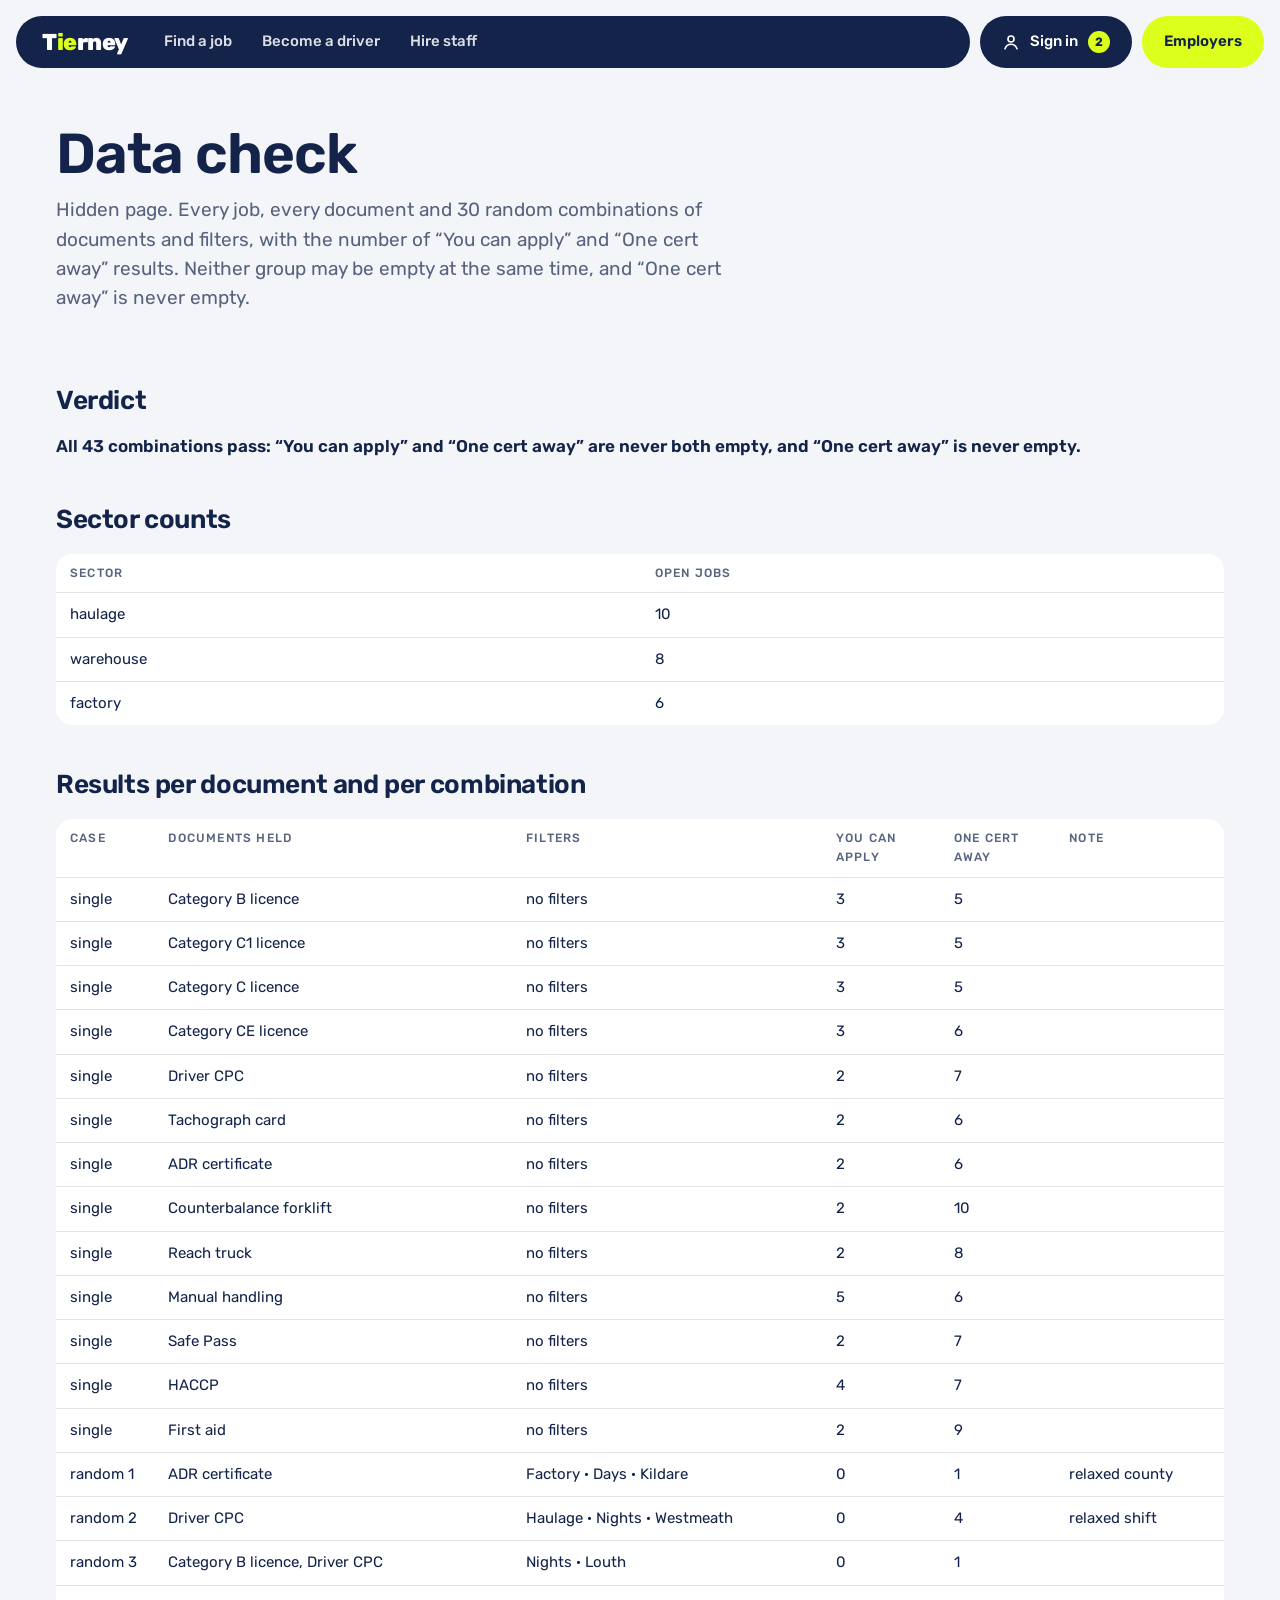
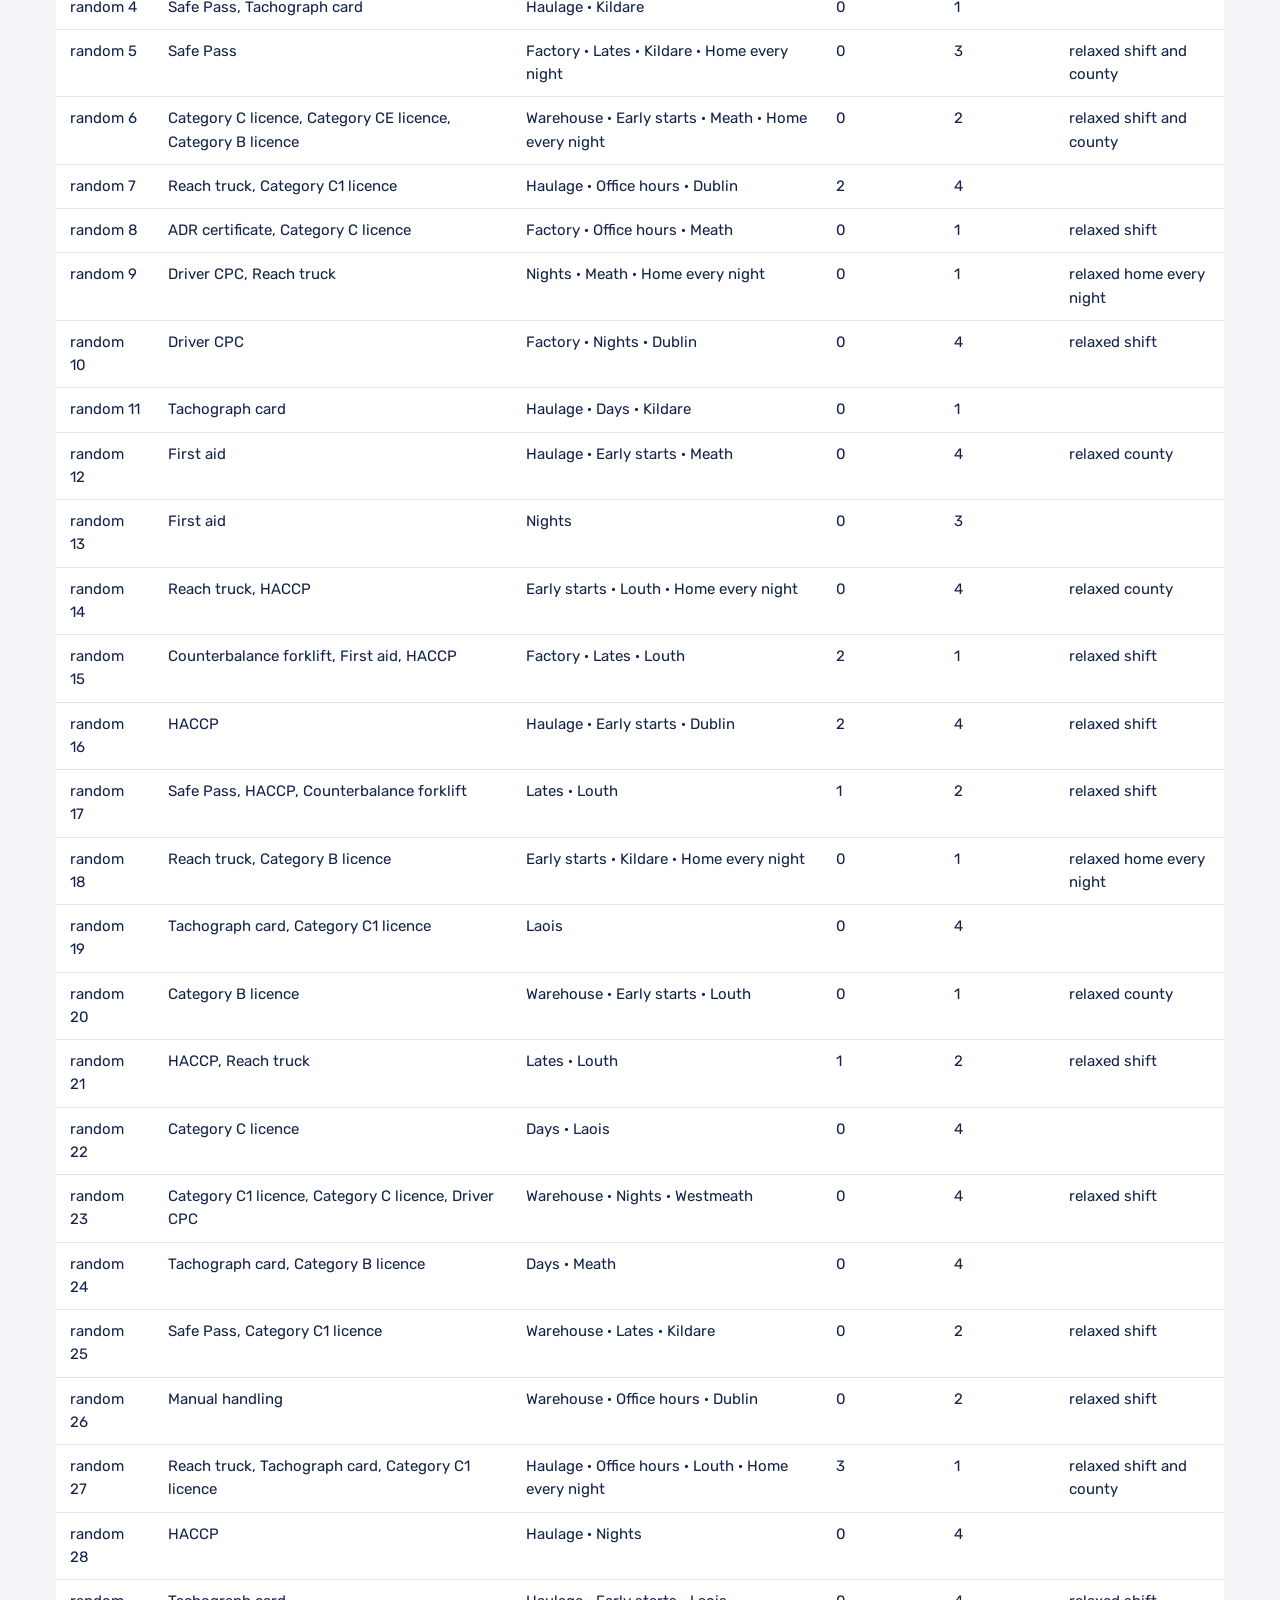
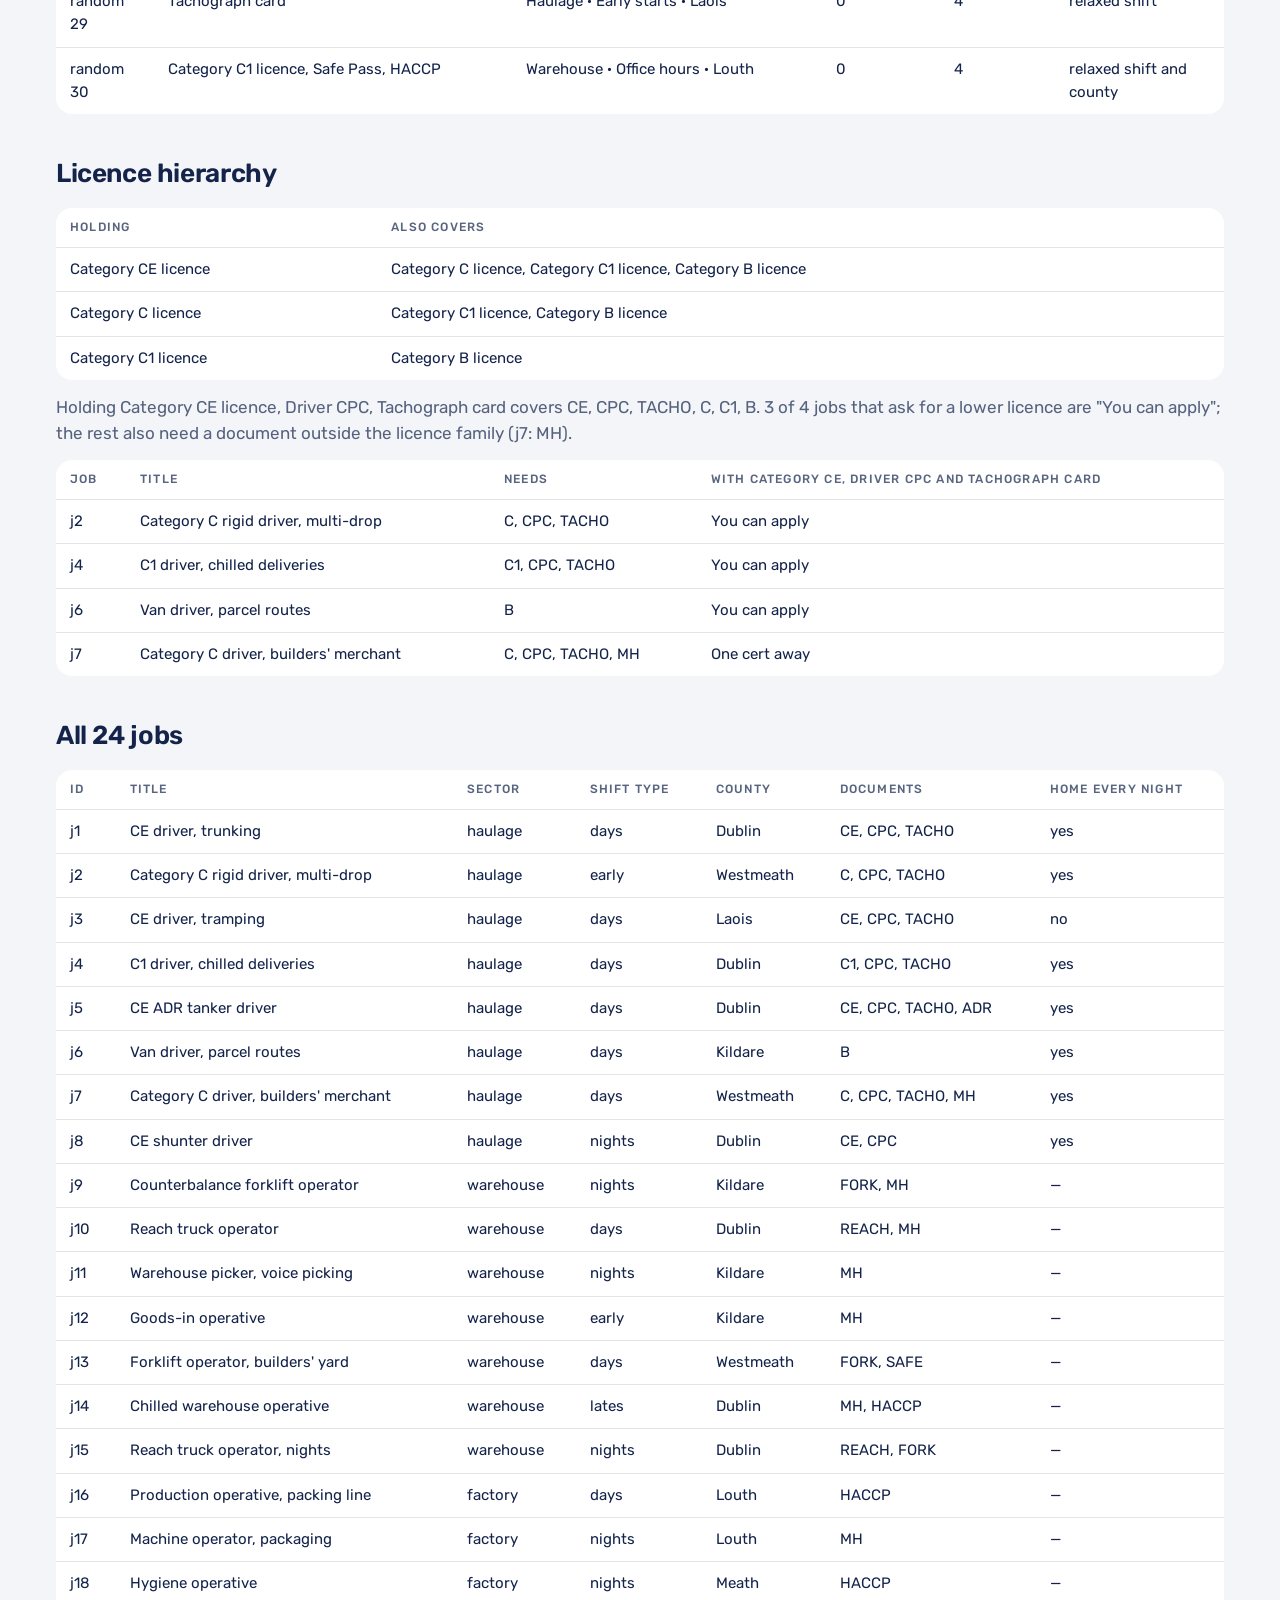
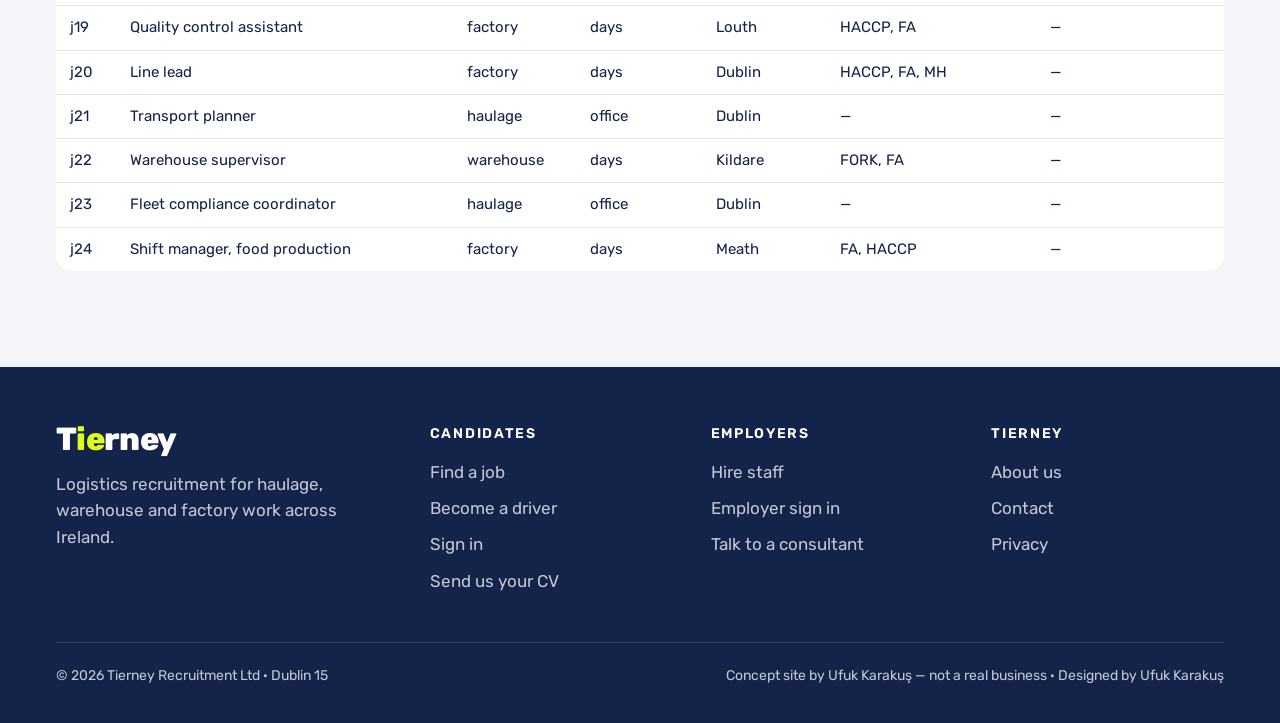
<file: data-check/index.html>
<!doctype html>
<html lang="en-IE">
<head>
<meta charset="utf-8">
<meta name="viewport" content="width=device-width,initial-scale=1,viewport-fit=cover">
<meta name="robots" content="noindex">
<title>Data check · Tierney</title>
<link rel="preconnect" href="https://fonts.googleapis.com"><link rel="preconnect" href="https://fonts.gstatic.com" crossorigin>
<link rel="stylesheet" href="https://fonts.googleapis.com/css2?family=Rubik:wght@400;500;600;700;800&display=swap">
<link rel="icon" href="/favicon.svg" type="image/svg+xml">
<link rel="stylesheet" href="/css/tokens.css">
<link rel="stylesheet" href="/css/site.css">
</head>
<body>
<header class="top"><div class="top-in">
  <div class="pill bar"><a class="logo" href="/" aria-label="Tierney home">T<i>ie</i>rney</a>
    <nav class="nav" aria-label="Main"><a href="/jobs/">Find a job</a><a href="/become-a-driver/">Become a driver</a><a href="/hire-staff/">Hire staff</a></nav><button type="button" class="menu-btn" aria-expanded="false" aria-controls="menu" aria-label="Menu"><svg viewBox="0 0 24 24" fill="none" stroke="currentColor" stroke-width="2.4" stroke-linecap="round" aria-hidden="true"><path d="M4 7h16M4 12h16M4 17h16"/></svg></button></div>
  <a class="pill sign" href="/candidate/" aria-label="Sign in, 2 unread"><svg viewBox="0 0 24 24" fill="none" stroke="currentColor" stroke-width="2.2" stroke-linecap="round" aria-hidden="true"><circle cx="12" cy="8" r="4"/><path d="M4 21c1.5-4 4.5-6 8-6s6.5 2 8 6"/></svg>Sign in <span class="badge" aria-hidden="true">2</span></a>
  <a class="pill solid" href="/employer/">Employers</a>
</div></header>
<main class="wrap check">
  <div class="page-head"><h1 class="words">Data check</h1><p class="reveal">Hidden page. Every job, every document and 30 random combinations of documents and filters, with the number of “You can apply” and “One cert away” results. Neither group may be empty at the same time, and “One cert away” is never empty.</p></div>

  <h2>Verdict</h2>
  <p id="verdict"></p>

  <h2>Sector counts</h2>
  <table><thead><tr><th>Sector</th><th>Open jobs</th></tr></thead><tbody id="sectors"></tbody></table>

  <h2>Results per document and per combination</h2>
  <table><thead><tr><th>Case</th><th>Documents held</th><th>Filters</th><th>You can apply</th><th>One cert away</th><th>Note</th></tr></thead><tbody id="combos"></tbody></table>

  <h2>Licence hierarchy</h2>
  <table><thead><tr><th>Holding</th><th>Also covers</th></tr></thead><tbody id="implies"></tbody></table>
  <p id="hierNote"></p>
  <table><thead><tr><th>Job</th><th>Title</th><th>Needs</th><th>With Category CE, Driver CPC and tachograph card</th></tr></thead><tbody id="hier"></tbody></table>

  <h2>All <span id="n"></span> jobs</h2>
  <table><thead><tr><th>Id</th><th>Title</th><th>Sector</th><th>Shift type</th><th>County</th><th>Documents</th><th>Home every night</th></tr></thead><tbody id="jobs"></tbody></table>
</main>
<footer class="foot"><div class="wrap">
  <div class="foot-grid">
    <div><div class="logo">T<i>ie</i>rney</div><p class="blurb">Logistics recruitment for haulage, warehouse and factory work across Ireland.</p></div>
    <div><h4>Candidates</h4><ul><li><a href="/jobs/">Find a job</a></li><li><a href="/become-a-driver/">Become a driver</a></li><li><a href="/candidate/">Sign in</a></li><li><a href="/apply/?cv">Send us your CV</a></li></ul></div>
    <div><h4>Employers</h4><ul><li><a href="/hire-staff/">Hire staff</a></li><li><a href="/employer/">Employer sign in</a></li><li><a href="/hire-staff/#talk">Talk to a consultant</a></li></ul></div>
    <div><h4>Tierney</h4><ul><li><a href="/#about">About us</a></li><li><a href="/#contact">Contact</a></li><li><a href="/privacy/">Privacy</a></li></ul></div>
  </div>
  <div class="foot-base"><span>© 2026 Tierney Recruitment Ltd · Dublin 15</span><span>Concept site by Ufuk Karakuş — not a real business · Designed by Ufuk Karakuş</span></div>
</div></footer>
<script type="module" src="/js/data-check.js"></script>
</body>
</html>
</file>
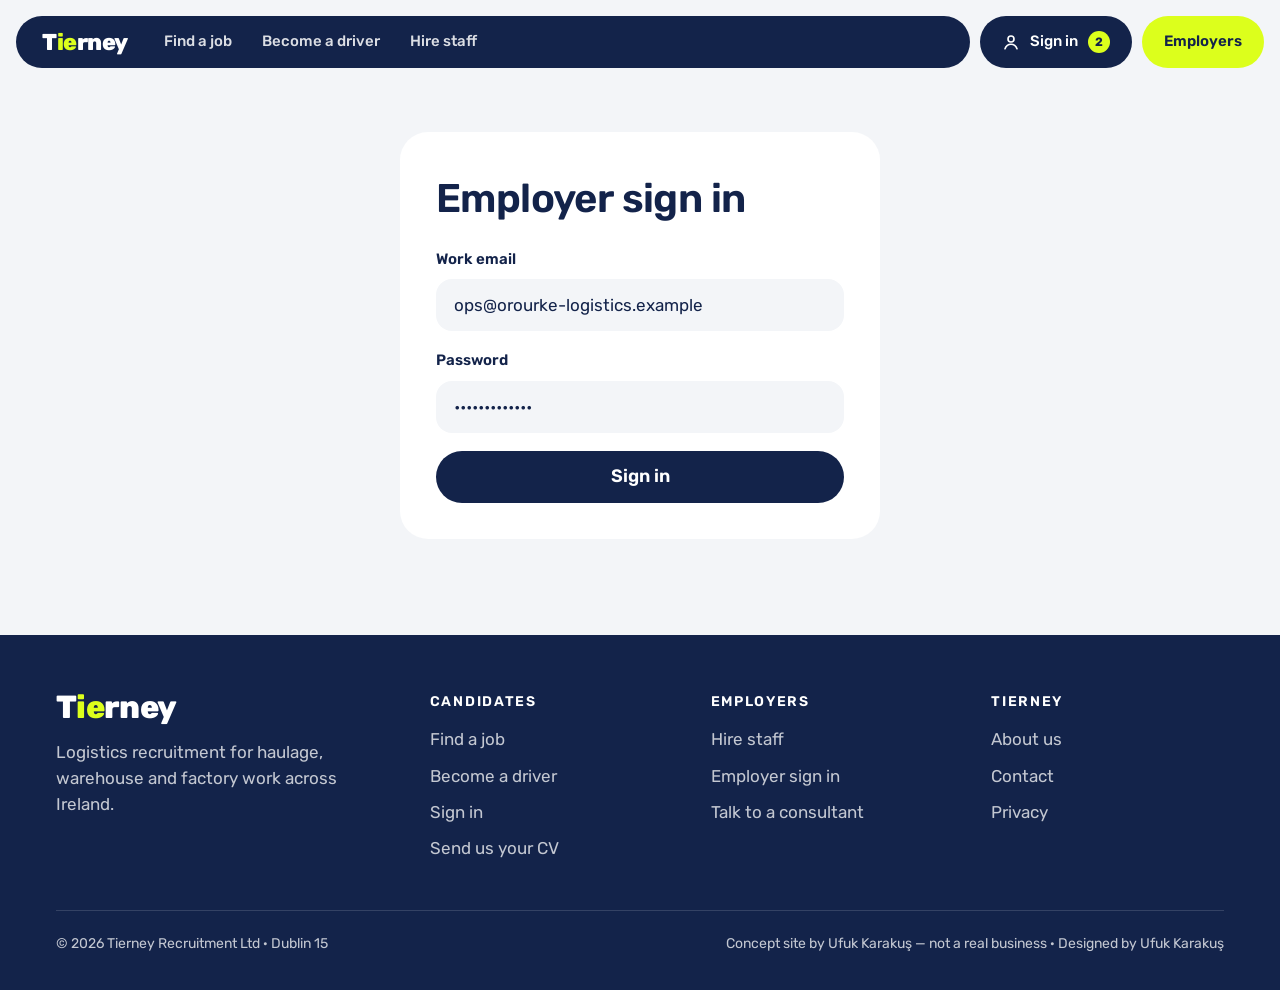
<file: employer/index.html>
<!doctype html>
<html lang="en-IE">
<head>
<meta charset="utf-8">
<meta name="viewport" content="width=device-width,initial-scale=1,viewport-fit=cover">
<meta name="robots" content="noindex">
<title>Employer panel · Tierney</title>
<link rel="preconnect" href="https://fonts.googleapis.com"><link rel="preconnect" href="https://fonts.gstatic.com" crossorigin>
<link rel="stylesheet" href="https://fonts.googleapis.com/css2?family=Rubik:wght@400;500;600;700;800&display=swap">
<link rel="icon" href="/favicon.svg" type="image/svg+xml">
<link rel="stylesheet" href="/css/tokens.css">
<link rel="stylesheet" href="/css/site.css">
</head>
<body>
<header class="top"><div class="top-in">
  <div class="pill bar"><a class="logo" href="/" aria-label="Tierney home">T<i>ie</i>rney</a>
    <nav class="nav" aria-label="Main"><a href="/jobs/">Find a job</a><a href="/become-a-driver/">Become a driver</a><a href="/hire-staff/">Hire staff</a></nav><button type="button" class="menu-btn" aria-expanded="false" aria-controls="menu" aria-label="Menu"><svg viewBox="0 0 24 24" fill="none" stroke="currentColor" stroke-width="2.4" stroke-linecap="round" aria-hidden="true"><path d="M4 7h16M4 12h16M4 17h16"/></svg></button></div>
  <a class="pill sign" href="/candidate/" aria-label="Sign in, 2 unread"><svg viewBox="0 0 24 24" fill="none" stroke="currentColor" stroke-width="2.2" stroke-linecap="round" aria-hidden="true"><circle cx="12" cy="8" r="4"/><path d="M4 21c1.5-4 4.5-6 8-6s6.5 2 8 6"/></svg>Sign in <span class="badge" aria-hidden="true">2</span></a>
  <a class="pill solid" href="/employer/" aria-current="page">Employers</a>
</div></header>
<main class="wrap" id="main"></main>
<footer class="foot"><div class="wrap">
  <div class="foot-grid">
    <div><div class="logo">T<i>ie</i>rney</div><p class="blurb">Logistics recruitment for haulage, warehouse and factory work across Ireland.</p></div>
    <div><h4>Candidates</h4><ul><li><a href="/jobs/">Find a job</a></li><li><a href="/become-a-driver/">Become a driver</a></li><li><a href="/candidate/">Sign in</a></li><li><a href="/apply/?cv">Send us your CV</a></li></ul></div>
    <div><h4>Employers</h4><ul><li><a href="/hire-staff/">Hire staff</a></li><li><a href="/employer/">Employer sign in</a></li><li><a href="/hire-staff/#talk">Talk to a consultant</a></li></ul></div>
    <div><h4>Tierney</h4><ul><li><a href="/#about">About us</a></li><li><a href="/#contact">Contact</a></li><li><a href="/privacy/">Privacy</a></li></ul></div>
  </div>
  <div class="foot-base"><span>© 2026 Tierney Recruitment Ltd · Dublin 15</span><span>Concept site by Ufuk Karakuş — not a real business · Designed by Ufuk Karakuş</span></div>
</div></footer>
<script type="module" src="/js/employer.js"></script>
</body>
</html>
</file>
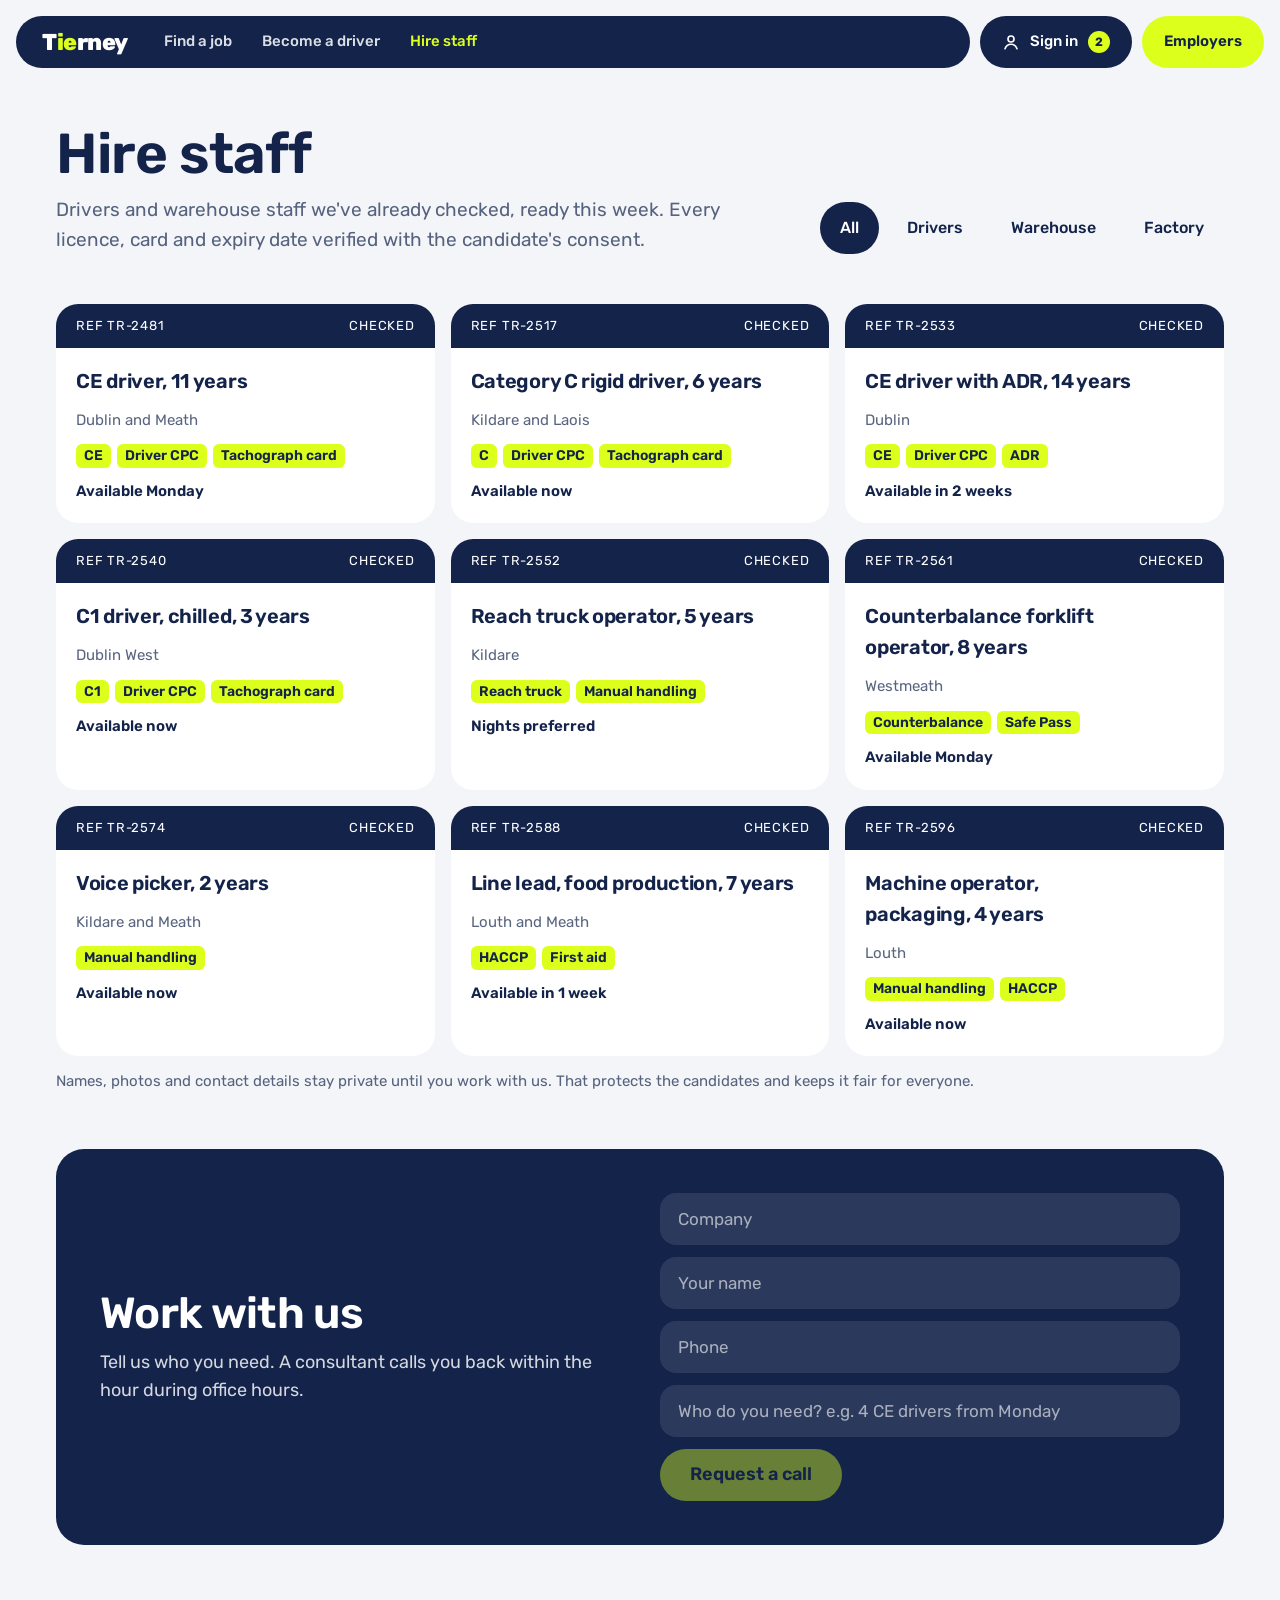
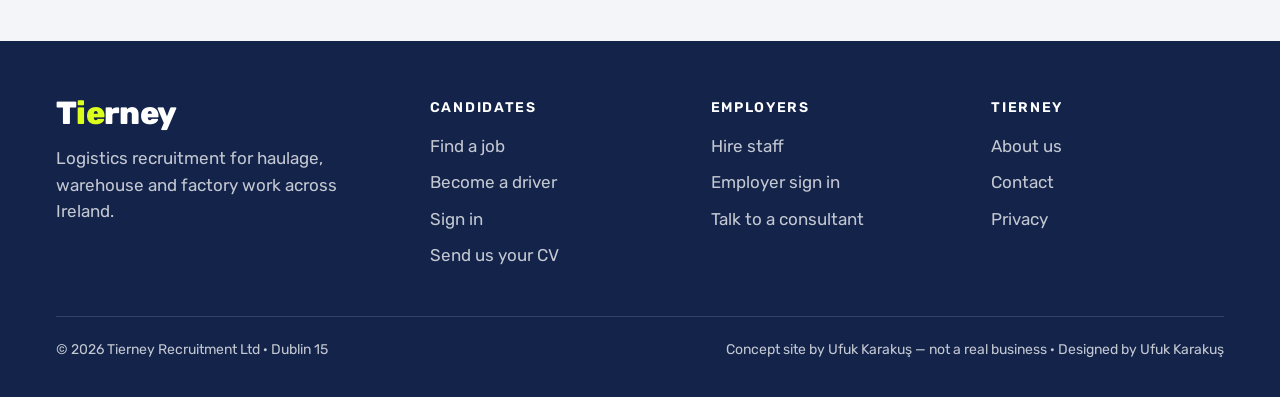
<file: hire-staff/index.html>
<!doctype html>
<html lang="en-IE">
<head>
<meta charset="utf-8">
<meta name="viewport" content="width=device-width,initial-scale=1,viewport-fit=cover">
<meta name="robots" content="noindex">
<title>Hire staff · Tierney</title>
<link rel="preconnect" href="https://fonts.googleapis.com"><link rel="preconnect" href="https://fonts.gstatic.com" crossorigin>
<link rel="stylesheet" href="https://fonts.googleapis.com/css2?family=Rubik:wght@400;500;600;700;800&display=swap">
<link rel="icon" href="/favicon.svg" type="image/svg+xml">
<link rel="stylesheet" href="/css/tokens.css">
<link rel="stylesheet" href="/css/site.css">
</head>
<body>
<header class="top"><div class="top-in">
  <div class="pill bar"><a class="logo" href="/" aria-label="Tierney home">T<i>ie</i>rney</a>
    <nav class="nav" aria-label="Main"><a href="/jobs/">Find a job</a><a href="/become-a-driver/">Become a driver</a><a href="/hire-staff/" aria-current="page">Hire staff</a></nav><button type="button" class="menu-btn" aria-expanded="false" aria-controls="menu" aria-label="Menu"><svg viewBox="0 0 24 24" fill="none" stroke="currentColor" stroke-width="2.4" stroke-linecap="round" aria-hidden="true"><path d="M4 7h16M4 12h16M4 17h16"/></svg></button></div>
  <a class="pill sign" href="/candidate/" aria-label="Sign in, 2 unread"><svg viewBox="0 0 24 24" fill="none" stroke="currentColor" stroke-width="2.2" stroke-linecap="round" aria-hidden="true"><circle cx="12" cy="8" r="4"/><path d="M4 21c1.5-4 4.5-6 8-6s6.5 2 8 6"/></svg>Sign in <span class="badge" aria-hidden="true">2</span></a>
  <a class="pill solid" href="/employer/">Employers</a>
</div></header>
<main class="wrap">
  <div class="page-head head2">
    <div><h1 class="words">Hire staff</h1><p class="reveal">Drivers and warehouse staff we've already checked, ready this week. Every licence, card and expiry date verified with the candidate's consent.</p></div>
    <div class="seg" id="f" role="group" aria-label="Sector"></div>
  </div>
  <div class="pool" id="pool" aria-live="polite"></div>
  <p class="privacy">Names, photos and contact details stay private until you work with us. That protects the candidates and keeps it fair for everyone.</p>
  <section class="cta" id="talk" aria-labelledby="talkH">
    <div><h2 id="talkH">Work with us</h2><p>Tell us who you need. A consultant calls you back within the hour during office hours.</p></div>
    <form id="tf" novalidate>
      <input class="input" placeholder="Company" aria-label="Company" id="co" autocomplete="organization">
      <input class="input" placeholder="Your name" aria-label="Your name" id="nm" autocomplete="name">
      <input class="input" placeholder="Phone" aria-label="Phone" type="tel" id="ph" autocomplete="tel">
      <input class="input" placeholder="Who do you need? e.g. 4 CE drivers from Monday" aria-label="Who you need" id="nd">
      <button class="btn" type="submit" style="justify-self:start" disabled>Request a call</button>
    </form>
  </section>
</main>
<footer class="foot"><div class="wrap">
  <div class="foot-grid">
    <div><div class="logo">T<i>ie</i>rney</div><p class="blurb">Logistics recruitment for haulage, warehouse and factory work across Ireland.</p></div>
    <div><h4>Candidates</h4><ul><li><a href="/jobs/">Find a job</a></li><li><a href="/become-a-driver/">Become a driver</a></li><li><a href="/candidate/">Sign in</a></li><li><a href="/apply/?cv">Send us your CV</a></li></ul></div>
    <div><h4>Employers</h4><ul><li><a href="/hire-staff/">Hire staff</a></li><li><a href="/employer/">Employer sign in</a></li><li><a href="/hire-staff/#talk">Talk to a consultant</a></li></ul></div>
    <div><h4>Tierney</h4><ul><li><a href="/#about">About us</a></li><li><a href="/#contact">Contact</a></li><li><a href="/privacy/">Privacy</a></li></ul></div>
  </div>
  <div class="foot-base"><span>© 2026 Tierney Recruitment Ltd · Dublin 15</span><span>Concept site by Ufuk Karakuş — not a real business · Designed by Ufuk Karakuş</span></div>
</div></footer>
<script type="module" src="/js/hire.js"></script>
</body>
</html>
</file>
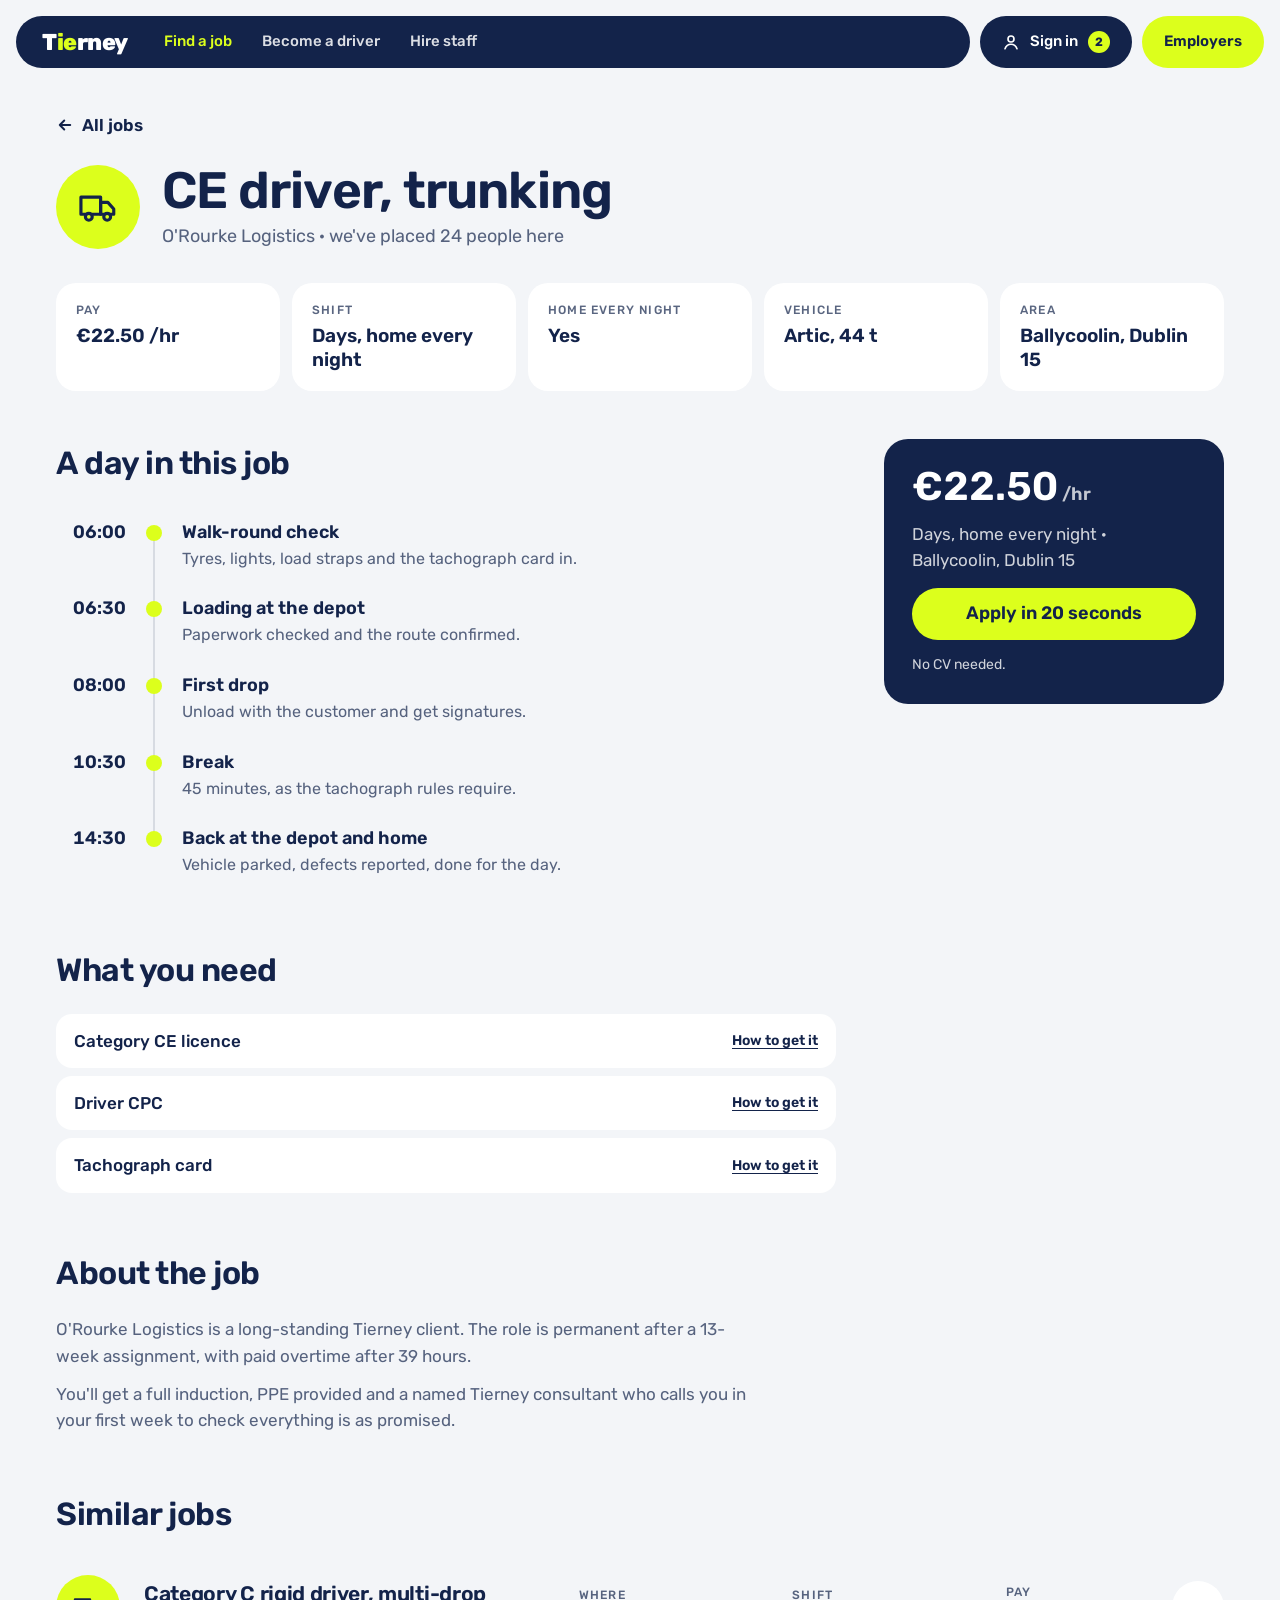
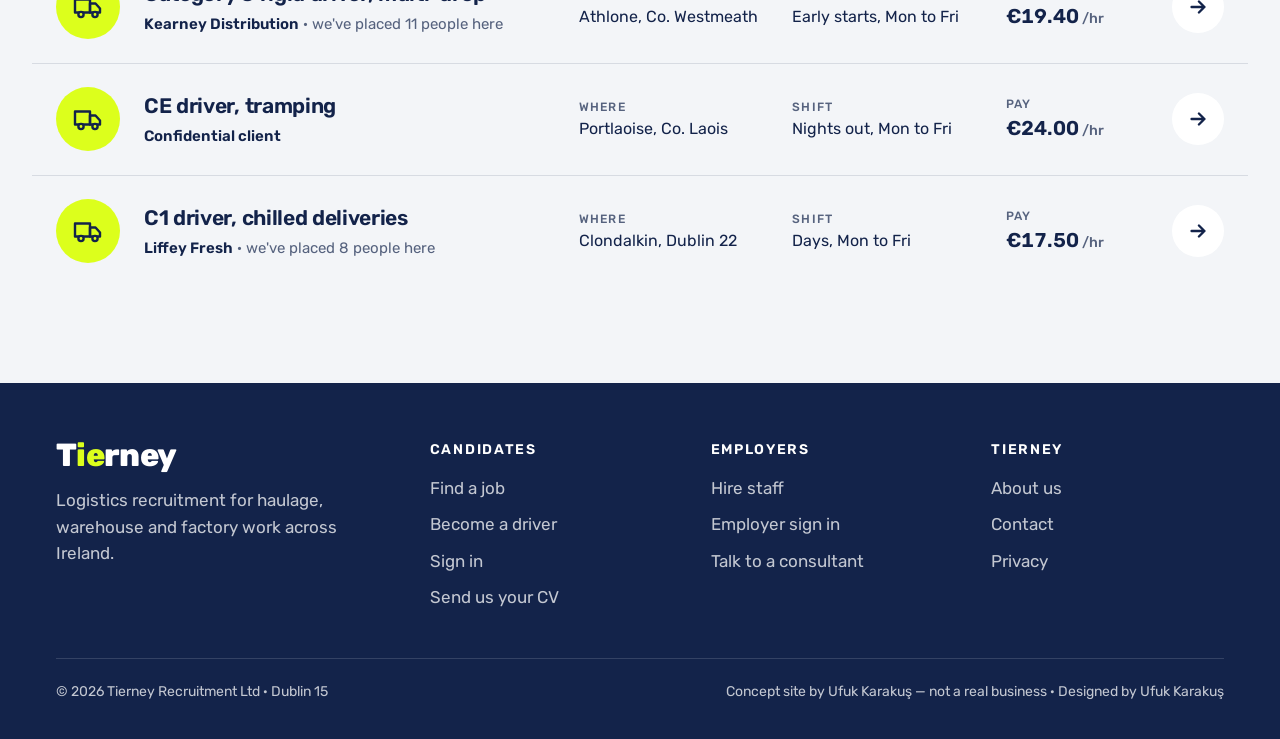
<file: job/index.html>
<!doctype html>
<html lang="en-IE">
<head>
<meta charset="utf-8">
<meta name="viewport" content="width=device-width,initial-scale=1,viewport-fit=cover">
<meta name="robots" content="noindex">
<title>Job · Tierney</title>
<link rel="preconnect" href="https://fonts.googleapis.com"><link rel="preconnect" href="https://fonts.gstatic.com" crossorigin>
<link rel="stylesheet" href="https://fonts.googleapis.com/css2?family=Rubik:wght@400;500;600;700;800&display=swap">
<link rel="icon" href="/favicon.svg" type="image/svg+xml">
<link rel="stylesheet" href="/css/tokens.css">
<link rel="stylesheet" href="/css/site.css">
</head>
<body>
<header class="top"><div class="top-in">
  <div class="pill bar"><a class="logo" href="/" aria-label="Tierney home">T<i>ie</i>rney</a>
    <nav class="nav" aria-label="Main"><a href="/jobs/" aria-current="page">Find a job</a><a href="/become-a-driver/">Become a driver</a><a href="/hire-staff/">Hire staff</a></nav><button type="button" class="menu-btn" aria-expanded="false" aria-controls="menu" aria-label="Menu"><svg viewBox="0 0 24 24" fill="none" stroke="currentColor" stroke-width="2.4" stroke-linecap="round" aria-hidden="true"><path d="M4 7h16M4 12h16M4 17h16"/></svg></button></div>
  <a class="pill sign" href="/candidate/" aria-label="Sign in, 2 unread"><svg viewBox="0 0 24 24" fill="none" stroke="currentColor" stroke-width="2.2" stroke-linecap="round" aria-hidden="true"><circle cx="12" cy="8" r="4"/><path d="M4 21c1.5-4 4.5-6 8-6s6.5 2 8 6"/></svg>Sign in <span class="badge" aria-hidden="true">2</span></a>
  <a class="pill solid" href="/employer/">Employers</a>
</div></header>
<main class="wrap" id="job"></main>
<footer class="foot"><div class="wrap">
  <div class="foot-grid">
    <div><div class="logo">T<i>ie</i>rney</div><p class="blurb">Logistics recruitment for haulage, warehouse and factory work across Ireland.</p></div>
    <div><h4>Candidates</h4><ul><li><a href="/jobs/">Find a job</a></li><li><a href="/become-a-driver/">Become a driver</a></li><li><a href="/candidate/">Sign in</a></li><li><a href="/apply/?cv">Send us your CV</a></li></ul></div>
    <div><h4>Employers</h4><ul><li><a href="/hire-staff/">Hire staff</a></li><li><a href="/employer/">Employer sign in</a></li><li><a href="/hire-staff/#talk">Talk to a consultant</a></li></ul></div>
    <div><h4>Tierney</h4><ul><li><a href="/#about">About us</a></li><li><a href="/#contact">Contact</a></li><li><a href="/privacy/">Privacy</a></li></ul></div>
  </div>
  <div class="foot-base"><span>© 2026 Tierney Recruitment Ltd · Dublin 15</span><span>Concept site by Ufuk Karakuş — not a real business · Designed by Ufuk Karakuş</span></div>
</div></footer>
<script type="module" src="/js/job.js"></script>
</body>
</html>
</file>
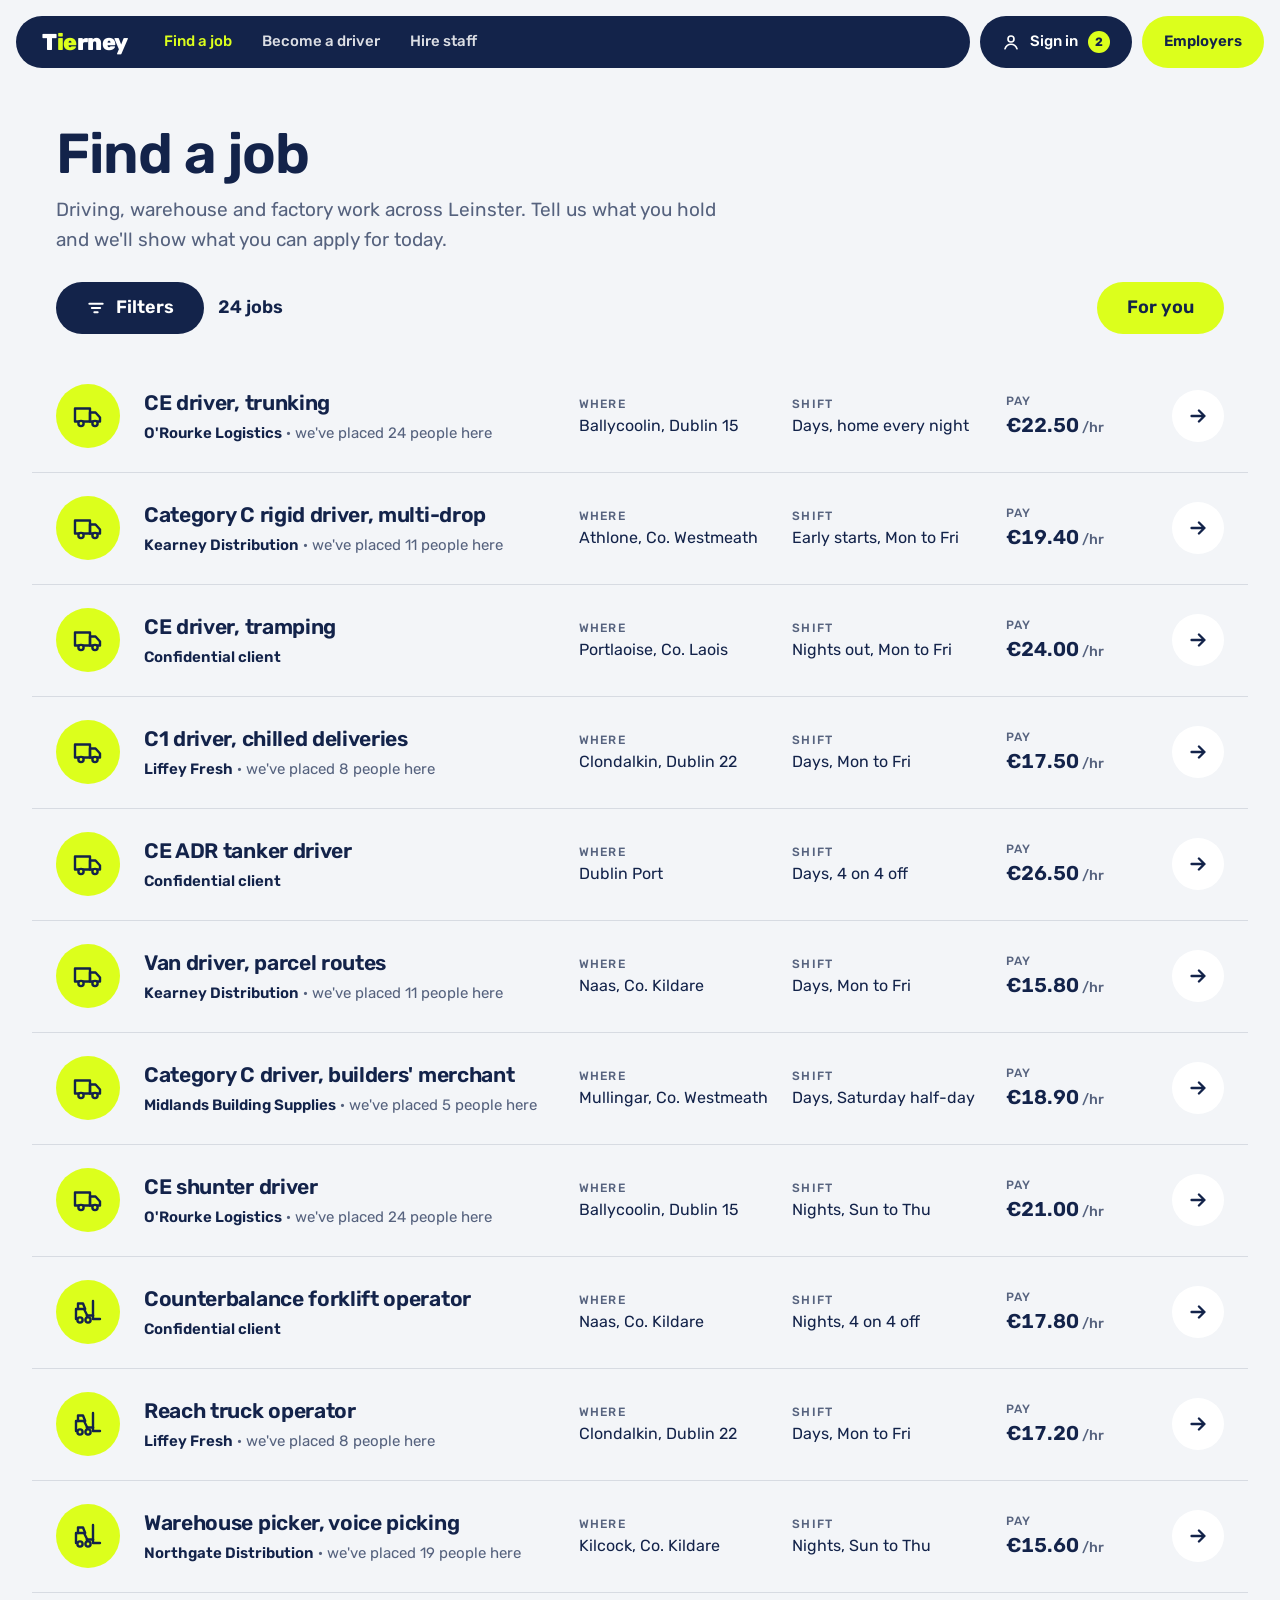
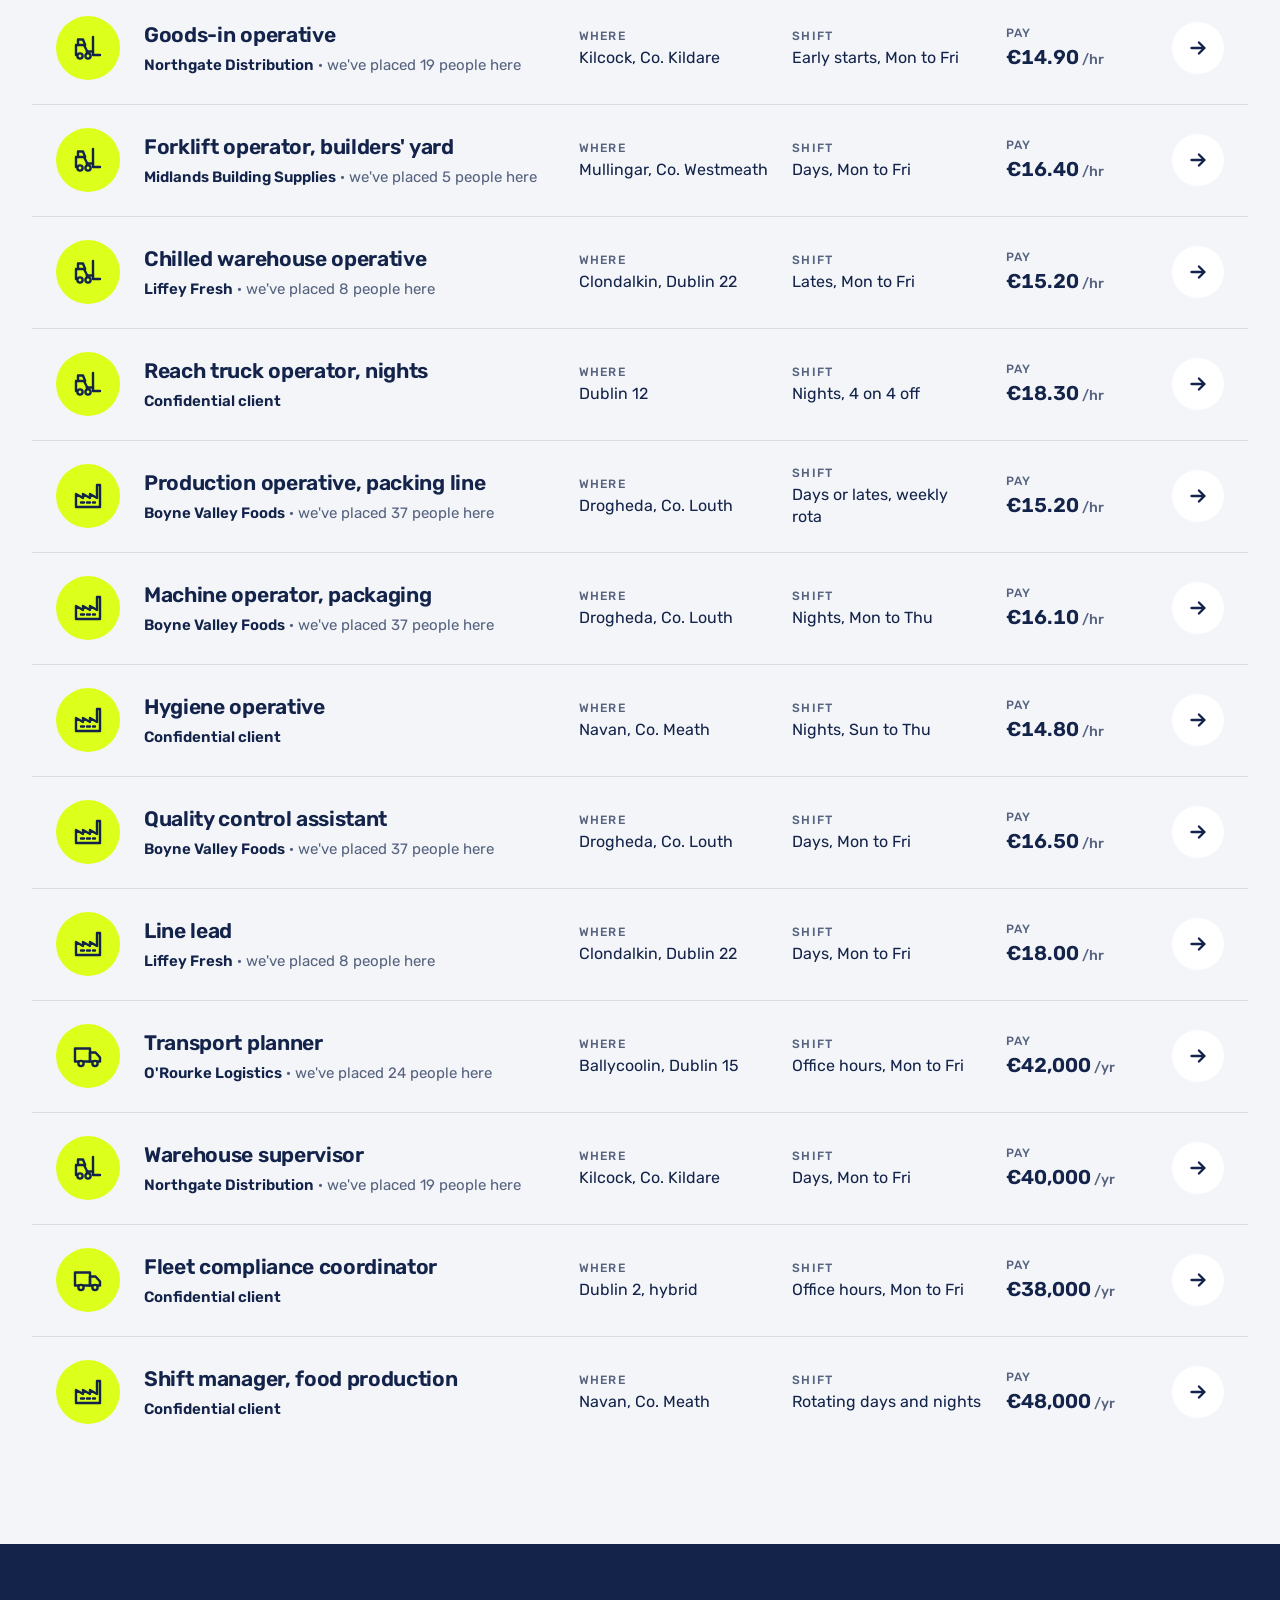
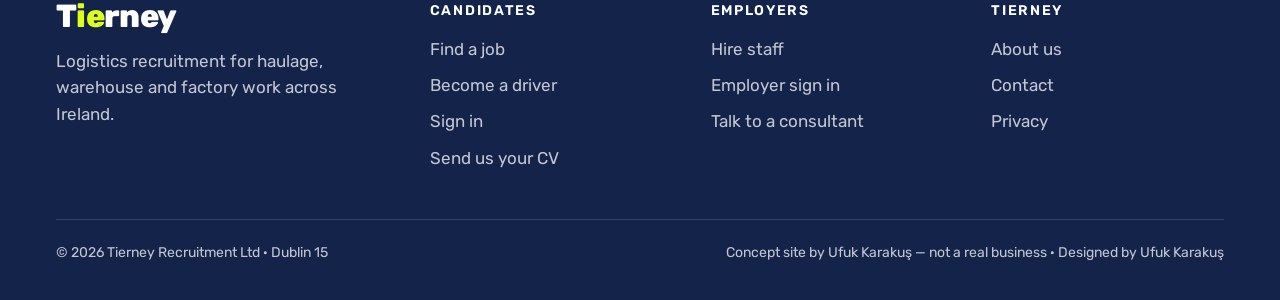
<file: jobs/index.html>
<!doctype html>
<html lang="en-IE">
<head>
<meta charset="utf-8">
<meta name="viewport" content="width=device-width,initial-scale=1,viewport-fit=cover">
<meta name="robots" content="noindex">
<title>Find a job · Tierney</title>
<link rel="preconnect" href="https://fonts.googleapis.com"><link rel="preconnect" href="https://fonts.gstatic.com" crossorigin>
<link rel="stylesheet" href="https://fonts.googleapis.com/css2?family=Rubik:wght@400;500;600;700;800&display=swap">
<link rel="icon" href="/favicon.svg" type="image/svg+xml">
<link rel="stylesheet" href="/css/tokens.css">
<link rel="stylesheet" href="/css/site.css">
</head>
<body>
<header class="top"><div class="top-in">
  <div class="pill bar"><a class="logo" href="/" aria-label="Tierney home">T<i>ie</i>rney</a>
    <nav class="nav" aria-label="Main"><a href="/jobs/" aria-current="page">Find a job</a><a href="/become-a-driver/">Become a driver</a><a href="/hire-staff/">Hire staff</a></nav><button type="button" class="menu-btn" aria-expanded="false" aria-controls="menu" aria-label="Menu"><svg viewBox="0 0 24 24" fill="none" stroke="currentColor" stroke-width="2.4" stroke-linecap="round" aria-hidden="true"><path d="M4 7h16M4 12h16M4 17h16"/></svg></button></div>
  <a class="pill sign" href="/candidate/" aria-label="Sign in, 2 unread"><svg viewBox="0 0 24 24" fill="none" stroke="currentColor" stroke-width="2.2" stroke-linecap="round" aria-hidden="true"><circle cx="12" cy="8" r="4"/><path d="M4 21c1.5-4 4.5-6 8-6s6.5 2 8 6"/></svg>Sign in <span class="badge" aria-hidden="true">2</span></a>
  <a class="pill solid" href="/employer/">Employers</a>
</div></header>
<main class="wrap">
  <div class="page-head"><h1 class="words">Find a job</h1><p class="reveal">Driving, warehouse and factory work across Leinster. Tell us what you hold and we'll show what you can apply for today.</p></div>
  <div class="jbar">
    <button type="button" class="btn dark fbtn" id="openFilters" aria-haspopup="dialog" aria-controls="filters"><svg viewBox="0 0 24 24" fill="none" stroke="currentColor" stroke-width="2.4" stroke-linecap="round" aria-hidden="true"><path d="M4 7h16M7 12h10M10 17h4"/></svg>Filters<span class="badge" id="fcount" hidden></span></button>
    <span class="count" id="count" aria-live="polite"></span>
    <button type="button" class="btn right" id="openForYou" aria-haspopup="dialog" aria-controls="foryou">For you</button>
  </div>
  <div class="active" id="active" aria-label="Active choices"></div>
  <section id="results" aria-live="polite" aria-label="Jobs"></section>
</main>

<div class="drawer-scrim" id="scrim"></div>
<aside class="drawer left" role="dialog" aria-modal="true" aria-labelledby="filtersTitle" id="filters">
  <button type="button" class="close" data-close aria-label="Close"><svg viewBox="0 0 24 24" fill="none" stroke="currentColor" stroke-width="2.6" stroke-linecap="round" aria-hidden="true"><path d="M6 6l12 12M18 6L6 18"/></svg></button>
  <h2 id="filtersTitle">Filters</h2>
  <div><span class="label" id="lblSector">Sector</span><div id="ddSector"></div></div>
  <div><span class="label" id="lblShift">Shift</span><div id="ddShift"></div></div>
  <div><span class="label" id="lblCounty">County</span><div id="ddCounty"></div></div>
  <label class="toggle"><span>Home every night</span><input type="checkbox" id="fHome" autocomplete="off"></label>
  <div class="actions"><button type="button" class="btn dark" data-close>Show jobs</button></div>
</aside>
<aside class="drawer right" role="dialog" aria-modal="true" aria-labelledby="foryouTitle" id="foryou">
  <button type="button" class="close" data-close aria-label="Close"><svg viewBox="0 0 24 24" fill="none" stroke="currentColor" stroke-width="2.6" stroke-linecap="round" aria-hidden="true"><path d="M6 6l12 12M18 6L6 18"/></svg></button>
  <h2 id="foryouTitle">For you</h2>
  <div><span class="label" id="lblHold">What do you hold?</span>
    <div class="addrow"><div id="ddHold"></div><button type="button" class="plus" id="addHold" aria-label="Add">+</button></div>
    <ul class="held" id="held" aria-label="Documents you hold"></ul></div>
  <div><span class="label" id="lblDone">What have you done?</span><div id="ddDone"></div></div>
  <div><span class="label" id="lblNext">What's next?</span><div id="ddNext"></div>
    <div class="other" id="otherBox" hidden><label class="sub" for="other">Something else</label><input class="input" id="other" placeholder="e.g. tanker driver, planner" autocomplete="off"><div class="suggest" id="suggest" aria-live="polite"></div></div>
  </div>
  <div class="actions"><button type="button" class="btn dark" id="showMine">Show my jobs</button></div>
</aside>

<footer class="foot"><div class="wrap">
  <div class="foot-grid">
    <div><div class="logo">T<i>ie</i>rney</div><p class="blurb">Logistics recruitment for haulage, warehouse and factory work across Ireland.</p></div>
    <div><h4>Candidates</h4><ul><li><a href="/jobs/">Find a job</a></li><li><a href="/become-a-driver/">Become a driver</a></li><li><a href="/candidate/">Sign in</a></li><li><a href="/apply/?cv">Send us your CV</a></li></ul></div>
    <div><h4>Employers</h4><ul><li><a href="/hire-staff/">Hire staff</a></li><li><a href="/employer/">Employer sign in</a></li><li><a href="/hire-staff/#talk">Talk to a consultant</a></li></ul></div>
    <div><h4>Tierney</h4><ul><li><a href="/#about">About us</a></li><li><a href="/#contact">Contact</a></li><li><a href="/privacy/">Privacy</a></li></ul></div>
  </div>
  <div class="foot-base"><span>© 2026 Tierney Recruitment Ltd · Dublin 15</span><span>Concept site by Ufuk Karakuş — not a real business · Designed by Ufuk Karakuş</span></div>
</div></footer>
<script type="module" src="/js/jobs.js"></script>
</body>
</html>
</file>
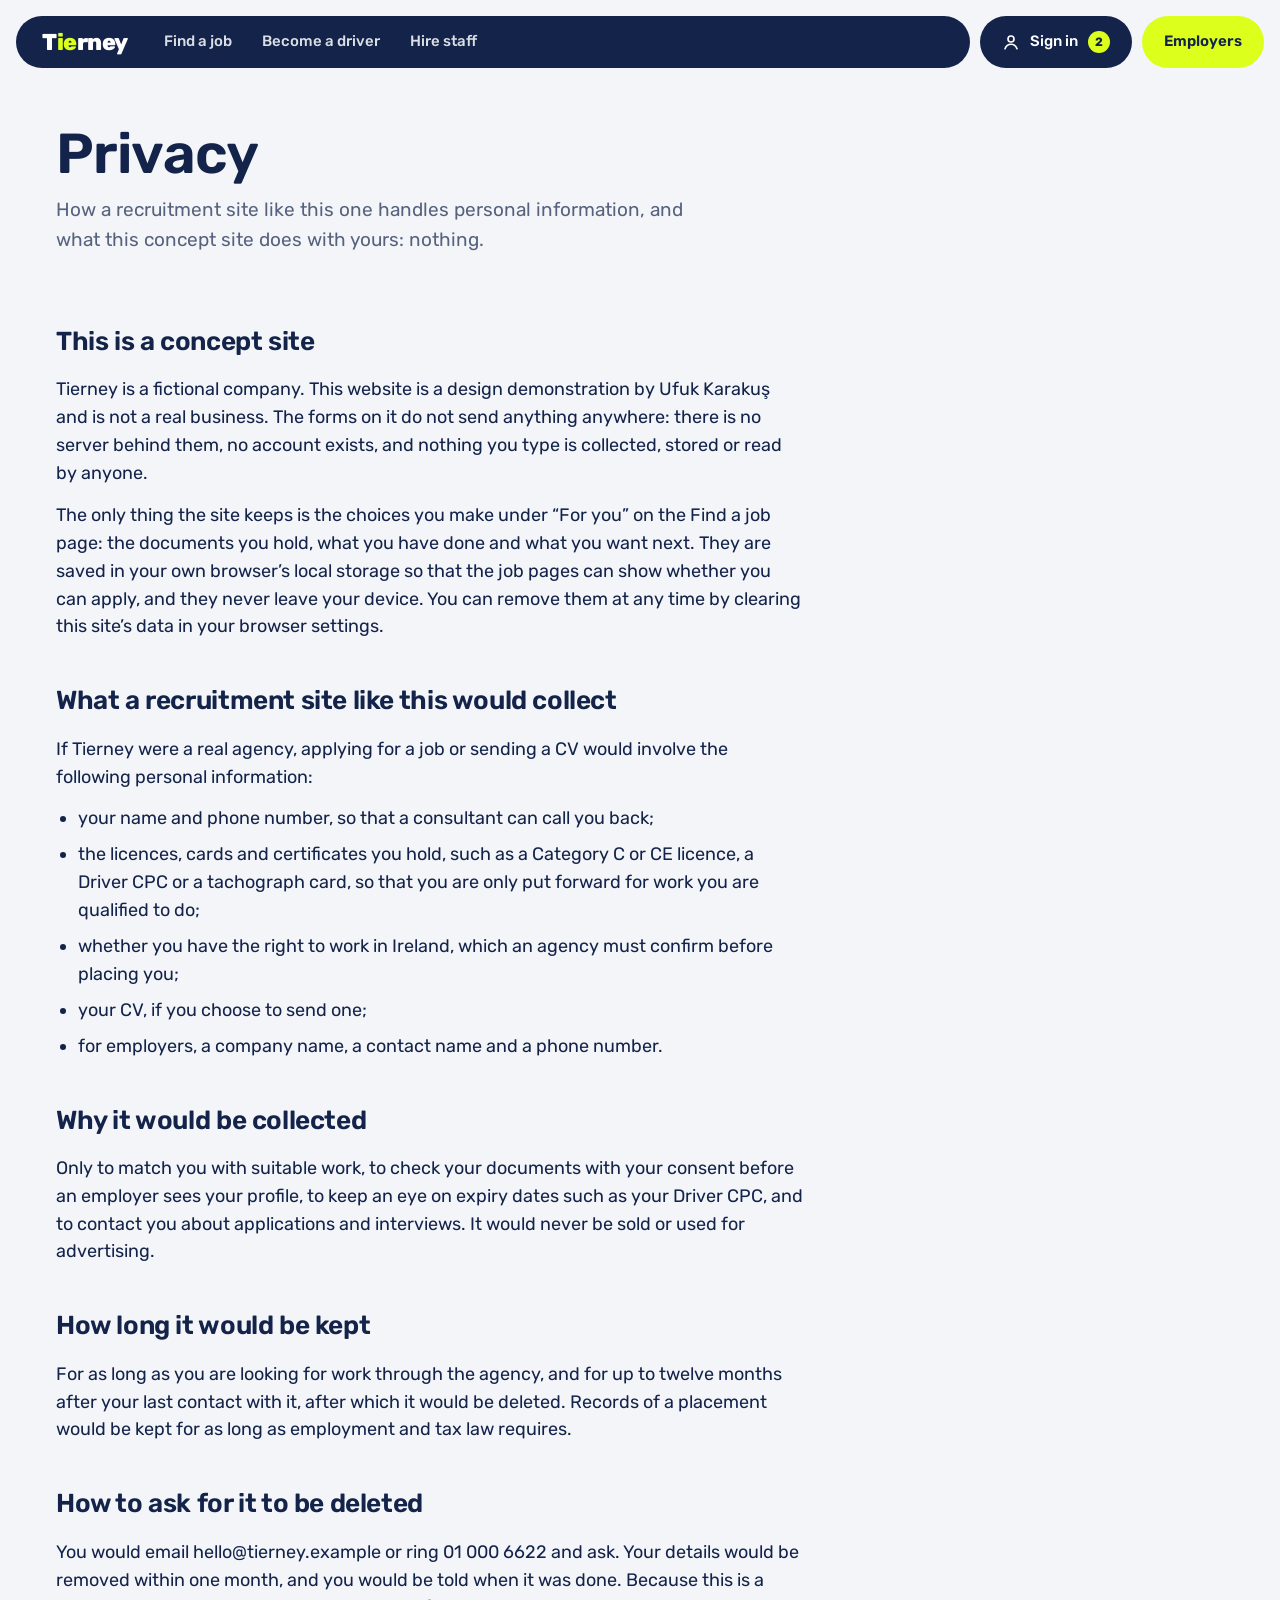
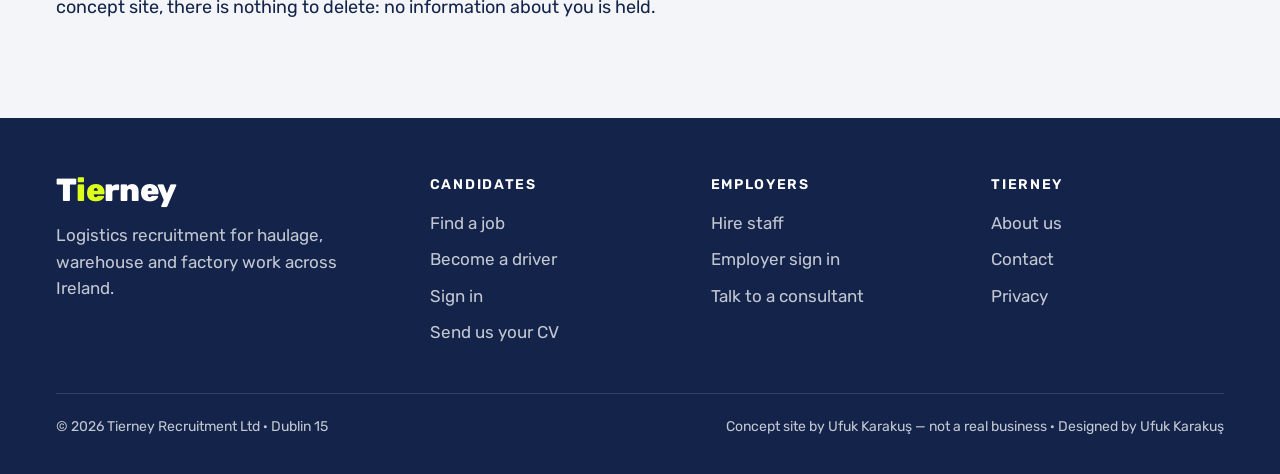
<file: privacy/index.html>
<!doctype html>
<html lang="en-IE">
<head>
<meta charset="utf-8">
<meta name="viewport" content="width=device-width,initial-scale=1,viewport-fit=cover">
<meta name="robots" content="noindex">
<title>Privacy · Tierney</title>
<link rel="preconnect" href="https://fonts.googleapis.com"><link rel="preconnect" href="https://fonts.gstatic.com" crossorigin>
<link rel="stylesheet" href="https://fonts.googleapis.com/css2?family=Rubik:wght@400;500;600;700;800&display=swap">
<link rel="icon" href="/favicon.svg" type="image/svg+xml">
<link rel="stylesheet" href="/css/tokens.css">
<link rel="stylesheet" href="/css/site.css">
</head>
<body>
<header class="top"><div class="top-in">
  <div class="pill bar"><a class="logo" href="/" aria-label="Tierney home">T<i>ie</i>rney</a>
    <nav class="nav" aria-label="Main"><a href="/jobs/">Find a job</a><a href="/become-a-driver/">Become a driver</a><a href="/hire-staff/">Hire staff</a></nav><button type="button" class="menu-btn" aria-expanded="false" aria-controls="menu" aria-label="Menu"><svg viewBox="0 0 24 24" fill="none" stroke="currentColor" stroke-width="2.4" stroke-linecap="round" aria-hidden="true"><path d="M4 7h16M4 12h16M4 17h16"/></svg></button></div>
  <a class="pill sign" href="/candidate/" aria-label="Sign in, 2 unread"><svg viewBox="0 0 24 24" fill="none" stroke="currentColor" stroke-width="2.2" stroke-linecap="round" aria-hidden="true"><circle cx="12" cy="8" r="4"/><path d="M4 21c1.5-4 4.5-6 8-6s6.5 2 8 6"/></svg>Sign in <span class="badge" aria-hidden="true">2</span></a>
  <a class="pill solid" href="/employer/">Employers</a>
</div></header>
<main class="wrap">
  <div class="page-head"><h1 class="words">Privacy</h1><p class="reveal">How a recruitment site like this one handles personal information, and what this concept site does with yours: nothing.</p></div>
  <div class="prose">
    <h2>This is a concept site</h2>
    <p>Tierney is a fictional company. This website is a design demonstration by Ufuk Karakuş and is not a real business. The forms on it do not send anything anywhere: there is no server behind them, no account exists, and nothing you type is collected, stored or read by anyone.</p>
    <p>The only thing the site keeps is the choices you make under “For you” on the Find a job page: the documents you hold, what you have done and what you want next. They are saved in your own browser’s local storage so that the job pages can show whether you can apply, and they never leave your device. You can remove them at any time by clearing this site’s data in your browser settings.</p>
    <h2>What a recruitment site like this would collect</h2>
    <p>If Tierney were a real agency, applying for a job or sending a CV would involve the following personal information:</p>
    <ul>
      <li>your name and phone number, so that a consultant can call you back;</li>
      <li>the licences, cards and certificates you hold, such as a Category C or CE licence, a Driver CPC or a tachograph card, so that you are only put forward for work you are qualified to do;</li>
      <li>whether you have the right to work in Ireland, which an agency must confirm before placing you;</li>
      <li>your CV, if you choose to send one;</li>
      <li>for employers, a company name, a contact name and a phone number.</li>
    </ul>
    <h2>Why it would be collected</h2>
    <p>Only to match you with suitable work, to check your documents with your consent before an employer sees your profile, to keep an eye on expiry dates such as your Driver CPC, and to contact you about applications and interviews. It would never be sold or used for advertising.</p>
    <h2>How long it would be kept</h2>
    <p>For as long as you are looking for work through the agency, and for up to twelve months after your last contact with it, after which it would be deleted. Records of a placement would be kept for as long as employment and tax law requires.</p>
    <h2>How to ask for it to be deleted</h2>
    <p>You would email hello@tierney.example or ring 01 000 6622 and ask. Your details would be removed within one month, and you would be told when it was done. Because this is a concept site, there is nothing to delete: no information about you is held.</p>
  </div>
</main>
<footer class="foot"><div class="wrap">
  <div class="foot-grid">
    <div><div class="logo">T<i>ie</i>rney</div><p class="blurb">Logistics recruitment for haulage, warehouse and factory work across Ireland.</p></div>
    <div><h4>Candidates</h4><ul><li><a href="/jobs/">Find a job</a></li><li><a href="/become-a-driver/">Become a driver</a></li><li><a href="/candidate/">Sign in</a></li><li><a href="/apply/?cv">Send us your CV</a></li></ul></div>
    <div><h4>Employers</h4><ul><li><a href="/hire-staff/">Hire staff</a></li><li><a href="/employer/">Employer sign in</a></li><li><a href="/hire-staff/#talk">Talk to a consultant</a></li></ul></div>
    <div><h4>Tierney</h4><ul><li><a href="/#about">About us</a></li><li><a href="/#contact">Contact</a></li><li><a href="/privacy/">Privacy</a></li></ul></div>
  </div>
  <div class="foot-base"><span>© 2026 Tierney Recruitment Ltd · Dublin 15</span><span>Concept site by Ufuk Karakuş — not a real business · Designed by Ufuk Karakuş</span></div>
</div></footer>
<script type="module" src="/js/site.js"></script>
</body>
</html>
</file>
<file: css/tokens.css>
/* Tierney design tokens. One navy, one yellow, one control height. */
:root{
  --reflector:#DCFF1C;
  --navy:#13234A;
  --navy-70:rgba(19,35,74,.7);
  --navy-50:rgba(19,35,74,.5);
  --navy-12:rgba(19,35,74,.12);
  --navy-06:rgba(19,35,74,.06);
  --paper:#F3F5F8;
  --white:#FFFFFF;
  --hover:#E8ECF2;
  --ctl:52px;
  --font:"Rubik",ui-rounded,"SF Pro Rounded","Segoe UI",system-ui,sans-serif;
  --unit:20vh;
  color-scheme:light;
}
</file>
<file: css/site.css>
/* Tierney — shared styles. Tokens live in tokens.css.
   One navy (Tierney navy), off-white ground, reflector yellow only as a filled shape or on navy.
   No strokes on yellow or light buttons. Every control is var(--ctl) = 52 px tall. */

/* ---------- base ---------- */
*{box-sizing:border-box}
html,body{margin:0}
body{background:var(--paper);color:var(--navy);font-family:var(--font);font-size:17px;line-height:1.55;-webkit-font-smoothing:antialiased}
a{color:inherit;text-decoration:none}
button,input,select,textarea{font:inherit;color:inherit}
button{cursor:pointer}
h1,h2,h3{margin:0;font-weight:600;letter-spacing:-.015em;text-wrap:balance}
.home h1,.home h2,.home h3{letter-spacing:-.01em}
p{margin:0}
[hidden]{display:none !important}
/* no focus rings or second strokes, and no grey tap flash on iOS: nothing looks selected unless it was chosen */
html{-webkit-tap-highlight-color:transparent}
:focus,:focus-visible{outline:none}
.wrap{max-width:1280px;margin:0 auto;padding-left:max(16px,env(safe-area-inset-left,0px));padding-right:max(16px,env(safe-area-inset-right,0px))}
@media (min-width:900px){.wrap{padding-left:max(56px,env(safe-area-inset-left,0px));padding-right:max(56px,env(safe-area-inset-right,0px))}}
.muted{color:var(--navy-70)}
.sr{position:absolute;width:1px;height:1px;overflow:hidden;clip:rect(0 0 0 0);white-space:nowrap}

/* ---------- header: three pills, one height. Navy on inner pages, glass over the hero. Not sticky. ---------- */
.top{position:relative;z-index:30;padding-block:16px;background:var(--paper)}
.top-in{max-width:1320px;margin:0 auto;display:flex;gap:10px;padding-left:max(16px,env(safe-area-inset-left,0px));padding-right:max(16px,env(safe-area-inset-right,0px))}
.pill{display:inline-flex;align-items:center;gap:10px;height:var(--ctl);padding:0 22px;border-radius:999px;font-size:15px;font-weight:500;background:var(--navy);color:var(--white);transition:background .2s,opacity .2s}
@media (hover:hover){.pill:hover{opacity:.92}}
.pill.bar{flex:1;gap:36px;padding:0 26px}
.pill.solid{background:var(--reflector);color:var(--navy);font-weight:600}
.pill svg{width:18px;height:18px}
.logo{font-weight:800;font-size:23px;letter-spacing:-.02em;line-height:1;color:var(--white)}
.logo i{font-style:normal;color:var(--reflector)}
.nav{display:flex;gap:30px}
.nav a{opacity:.85}
.nav a[aria-current]{opacity:1;color:var(--reflector)}
@media (hover:hover){.nav a:hover{opacity:1;color:var(--reflector)}}
.badge{display:inline-grid;place-items:center;min-width:22px;height:22px;padding:0 6px;border-radius:999px;background:var(--reflector);color:var(--navy);font-size:12px;font-weight:700}
/* over the hero the 1320 px row sits inside the header's own 16 px gutters, so it is 16 px wider each side than on inner pages (as the board) */
.home .top{position:absolute;z-index:20;top:calc(env(safe-area-inset-top,0px) + 22px);left:0;right:0;padding:0 max(16px,env(safe-area-inset-right,0px)) 0 max(16px,env(safe-area-inset-left,0px));background:none;color:var(--white)}
.home .top-in{padding:0}
.home .pill{background:rgba(255,255,255,.1);box-shadow:inset 0 0 0 1px rgba(255,255,255,.14);backdrop-filter:blur(8px) saturate(140%);-webkit-backdrop-filter:blur(8px) saturate(140%);transition:background .2s}
@media (hover:hover){.home .pill:hover{background:rgba(255,255,255,.18);opacity:1}}
@media (hover:hover){.home .pill.bar:hover{background:rgba(255,255,255,.1)}}
.home .pill.solid{background:var(--reflector);color:var(--navy);box-shadow:none}
@media (hover:hover){.home .pill.solid:hover{background:#e6ff5c}}
.home .top .logo{margin-right:6px}
.home .nav a{opacity:.88;transition:opacity .2s,color .2s}

/* ---------- buttons, links, chips ---------- */
.btn{display:inline-flex;align-items:center;justify-content:center;gap:12px;height:var(--ctl);padding:0 30px;border-radius:999px;border:0;background:var(--reflector);color:var(--navy);font-size:18px;font-weight:600;cursor:pointer;transition:transform .2s}
@media (hover:hover){.btn:not(:disabled):hover{transform:translateY(-2px)}}
/* a demo's last step (Send, Request a call, funding): label kept, faded, does nothing */
.btn:disabled{opacity:.42;cursor:default}
.btn.dark{background:var(--navy);color:var(--white)}
.btn.soft{background:var(--white);color:var(--navy)}
.btn svg{width:20px;height:20px}
.link{display:inline-flex;align-items:center;gap:8px;font-weight:600}
.link svg{width:18px;height:18px;transition:transform .2s}
@media (hover:hover){.link:hover svg{transform:translateX(4px)}}
.chip{display:inline-flex;align-items:center;gap:8px;height:var(--ctl);padding:0 16px;border-radius:999px;border:0;background:var(--white);color:var(--navy);font-size:15px;font-weight:500;cursor:pointer;transition:background .2s}
@media (hover:hover){.chip:hover{background:var(--hover)}}
.chip[aria-pressed="true"],.chip.on{background:var(--navy);color:var(--white)}
.chip.y{background:var(--reflector);color:var(--navy)}
.chip svg{width:14px;height:14px}

/* ---------- page head ---------- */
.page-head{padding-block:40px 28px}
.page-head h1{font-size:clamp(40px,4.4vw,64px);line-height:1.05}
.page-head p{font-size:19px;color:var(--navy-70);margin-top:12px;max-width:56ch}

/* ---------- icons in yellow discs ---------- */
.icon{width:64px;height:64px;border-radius:50%;background:var(--reflector);display:grid;place-items:center;flex:none}
.icon svg{width:32px;height:32px;fill:none;stroke:var(--navy);stroke-width:2.4;stroke-linecap:round;stroke-linejoin:round}

/* ---------- job rows: hairlines only between rows, as wide as the hover card ---------- */
.rows{list-style:none;margin:0;padding:0}
.rows li{position:relative;padding-block:8px}
.rows li+li::before{content:"";position:absolute;top:0;left:-24px;right:-24px;height:1px;background:var(--navy-12);transition:opacity .2s}
@media (hover:hover){.rows li:hover::before,.rows li:hover+li::before{opacity:0}}
.row{display:grid;grid-template-columns:64px minmax(0,2.6fr) minmax(0,1.2fr) minmax(0,1.2fr) minmax(0,.9fr) 52px;align-items:center;gap:24px;padding:16px 24px;margin-inline:-24px;border-radius:20px;transition:background .25s,box-shadow .25s}
@media (hover:hover){.row:hover{background:var(--white);box-shadow:0 18px 40px -24px rgba(19,35,74,.35)}}
.role h3{font-size:21px;font-weight:600}
.role p{font-size:15px;color:var(--navy-70);margin-top:3px}
.role p b{font-weight:600;color:var(--navy)}
.cell{font-size:16px;line-height:1.35}
.cell small{display:block;font-size:12px;color:var(--navy-70);text-transform:uppercase;letter-spacing:.1em;font-weight:500;margin-bottom:3px}
.pay{font-size:20px;font-weight:600;font-variant-numeric:tabular-nums}
.pay em{font-style:normal;font-size:14px;font-weight:500;color:var(--navy-70)}
.go{width:52px;height:52px;border-radius:50%;display:grid;place-items:center;background:var(--white);transition:background .2s}
.go svg{width:22px;height:22px}
@media (hover:hover){.row:hover .go{background:var(--reflector)}}
.fit{display:inline-flex;align-items:center;gap:6px;height:26px;padding:0 10px;border-radius:999px;font-size:13px;font-weight:600;margin-left:10px;vertical-align:3px}
.fit.ok{background:var(--reflector);color:var(--navy)}
.fit.near{background:var(--navy);color:var(--white)}
.home .rows li{padding-block:10px}
.home .row{grid-template-columns:72px minmax(0,2.7fr) minmax(0,1.2fr) minmax(0,1.2fr) minmax(0,.9fr) 56px;gap:28px}
.home .row .icon{width:72px;height:72px}
.home .row .icon svg{width:36px;height:36px}
.home .role h3{font-size:23px}
.home .role p{margin-top:4px}
.home .cell small{font-size:13px;margin-bottom:4px}
.home .pay{font-size:21px}
.home .pay em{font-size:15px}

/* ---------- cards ---------- */
.card{background:var(--white);border-radius:24px;padding:28px}

/* ---------- word-by-word headings, soft reveals ---------- */
.words .w{display:inline-block;opacity:0;transform:translateY(10px)}
.words.in .w{animation:word .8s ease forwards}
@keyframes word{to{opacity:1;transform:none}}
.reveal{opacity:0;transform:translateY(12px);animation:rev .8s ease forwards}
@keyframes rev{to{opacity:1;transform:none}}
.home .reveal{animation:none;transform:translateY(14px);transition:opacity .8s ease,transform .8s ease}
.home .reveal.in{opacity:1;transform:none}

/* ---------- footer ---------- */
.foot{background:var(--navy);color:rgba(255,255,255,.75);padding-block:56px 36px;margin-top:96px}
.home .foot{padding-block:64px 40px;margin-top:0}
.foot-grid{display:grid;grid-template-columns:1.4fr repeat(3,1fr);gap:48px}
.foot h4{margin:0 0 14px;font-size:14px;letter-spacing:.12em;text-transform:uppercase;color:var(--white);font-weight:600}
.foot ul{list-style:none;margin:0;padding:0;display:grid;gap:10px}
@media (hover:hover){.foot a:hover{color:var(--reflector)}}
.foot .logo{font-size:32px;color:var(--white)}
.home .foot .logo{font-size:34px}
.foot .blurb{margin-top:16px;max-width:30ch}
.foot-base{margin-top:48px;padding-top:22px;border-top:1px solid rgba(255,255,255,.14);display:flex;justify-content:space-between;gap:24px;flex-wrap:wrap;font-size:14px}
.home .foot-base{margin-top:56px;padding-top:24px}

/* ---------- dropdown (our own, never the browser default) ---------- */
.dd{position:relative}
.dd-btn{width:100%;height:var(--ctl);display:flex;align-items:center;gap:12px;border:0;border-radius:16px;background:var(--white);padding:0 18px;font-size:16px;font-weight:500;text-align:left;cursor:pointer}
.dd-btn svg{width:18px;height:18px;margin-left:auto;flex:none;transition:transform .25s}
.dd.open .dd-btn svg{transform:rotate(180deg)}
.dd-val{overflow:hidden;text-overflow:ellipsis;white-space:nowrap}
.dd-val.ph{color:var(--navy-70)}
.dd-list{position:absolute;z-index:20;top:calc(100% + 8px);left:0;right:0;margin:0;padding:8px;list-style:none;background:var(--white);border-radius:18px;box-shadow:0 24px 48px -20px rgba(19,35,74,.35),0 0 0 1px var(--navy-06);max-height:320px;overflow:auto}
.dd-list li{padding:12px 14px;border-radius:12px;cursor:pointer;font-size:16px}
.dd-list li.act{background:var(--paper)}
@media (hover:hover){.dd-list li:hover{background:var(--paper)}}
.dd-list li.sel{background:var(--navy);color:var(--white)}

/* ---------- drawers: Filters from the left, For you from the right, mirror images ---------- */
.drawer-scrim{position:fixed;inset:0;z-index:40;background:rgba(19,35,74,.35);opacity:0;pointer-events:none;transition:opacity .3s}
.drawer{position:fixed;z-index:41;top:0;bottom:0;width:min(440px,100%);background:var(--paper);padding:28px;overflow:auto;transition:transform .45s cubic-bezier(.2,.7,.3,1);display:flex;flex-direction:column;gap:26px}
.drawer.left{left:0;transform:translateX(-100%);padding-left:max(28px,env(safe-area-inset-left,0px))}
.drawer.right{right:0;transform:translateX(100%);padding-right:max(28px,env(safe-area-inset-right,0px))}
.drawer.open{transform:none}
.drawer-scrim.open{opacity:1;pointer-events:auto}
.drawer h2{font-size:32px}
.drawer .label{display:block;margin-bottom:10px}
.drawer .actions{margin-top:auto;display:grid}
.drawer .actions .btn{width:100%}
.close{position:absolute;top:24px;right:24px;width:44px;height:44px;border-radius:50%;border:0;background:var(--white);display:grid;place-items:center;cursor:pointer}
.close svg{width:18px;height:18px}
.toggle{height:var(--ctl);display:flex;align-items:center;justify-content:space-between;gap:12px;background:var(--white);border-radius:16px;padding:0 18px;font-weight:500;cursor:pointer}
.toggle input{width:20px;height:20px;accent-color:var(--navy)}

/* ---------- modal + toast ---------- */
.modal-scrim{position:fixed;inset:0;z-index:60;background:rgba(19,35,74,.45);display:grid;place-items:center;padding:16px}
.modal{background:var(--white);border-radius:24px;padding:32px;max-width:460px;width:100%}
.modal h3{font-size:24px}
.modal p{margin-top:10px;color:var(--navy-70)}
.modal .btn{margin-top:22px}
.toast{position:fixed;z-index:50;left:50%;bottom:calc(28px + env(safe-area-inset-bottom,0px));transform:translateX(-50%);background:var(--navy);color:var(--white);border-radius:16px;padding:14px 20px;font-size:15px;display:flex;gap:12px;align-items:center;box-shadow:0 20px 40px -20px rgba(0,0,0,.5);transition:opacity .5s,transform .5s}
.toast b{color:var(--reflector);font-weight:600}
.toast.gone{opacity:0;transform:translate(-50%,10px)}

/* ---------- forms ---------- */
.field{display:grid;gap:8px}
.field label,.label{font-size:15px;font-weight:600}
/* the 1 px edge is taken out of the padding, so text sits exactly where it did */
.input{height:var(--ctl);border-radius:16px;border:1px solid transparent;background:var(--paper);padding:0 17px;font-size:17px;width:100%;transition:border-color .2s}
.input:focus{border-color:rgba(19,35,74,.22)}
.seg{display:flex;flex-wrap:wrap;gap:8px}
.seg .chip{padding:0 20px;font-size:16px;background:var(--paper)}
.seg .chip[aria-pressed="true"]{background:var(--navy);color:var(--white)}

/* ---------- Find a job ---------- */
.jbar{display:flex;align-items:center;gap:14px;flex-wrap:wrap;margin-bottom:10px}
.jbar .count{font-size:18px;font-weight:600;font-variant-numeric:tabular-nums}
.jbar .right{margin-left:auto}
.fbtn{gap:10px}
.fbtn svg{width:20px;height:20px}
.fbtn .badge{margin-left:2px}
.active{display:flex;flex-wrap:wrap;gap:8px;margin-bottom:12px;min-height:4px}
.active .chip{background:var(--navy);color:var(--white)}
@media (hover:hover){.active .chip:hover{background:var(--navy);opacity:.92}}
.group-title{font-size:15px;font-weight:600;margin:22px 0 4px;display:flex;align-items:center;gap:10px}
.note{background:var(--white);border-radius:16px;padding:14px 18px;margin-bottom:10px;font-size:16px}
.addrow{display:grid;grid-template-columns:minmax(0,1fr) var(--ctl);gap:8px}
.plus{height:var(--ctl);width:var(--ctl);border-radius:16px;border:0;background:var(--navy);color:var(--white);font-size:28px;line-height:1;cursor:pointer}
.held{list-style:none;margin:10px 0 0;padding:0;display:grid;gap:6px}
.held li{display:flex;align-items:center;justify-content:space-between;gap:10px;background:var(--white);border-radius:14px;padding:10px 10px 10px 16px;font-weight:500}
.held button{width:32px;height:32px;border-radius:50%;border:0;background:var(--paper);display:grid;place-items:center;cursor:pointer;flex:none}
.held button svg{width:14px;height:14px}
.other{margin-top:12px;display:grid;gap:8px}
.other .sub{font-size:14px;font-weight:600;color:var(--navy-70)}
.other .input{background:var(--white)}
.suggest{font-size:15px}
.suggest:empty{display:none}
.suggest button{border:0;background:none;padding:0;font-weight:600;text-decoration:underline;text-underline-offset:3px;cursor:pointer}

/* ---------- Job ---------- */
.back{display:inline-flex;align-items:center;gap:8px;font-weight:600;margin-top:28px}
.back svg{width:18px;height:18px;transform:rotate(180deg)}
.jh{display:flex;align-items:center;gap:22px;margin-top:22px}
.jh .icon{width:84px;height:84px}.jh .icon svg{width:42px;height:42px}
.jh h1{font-size:clamp(36px,4vw,58px);line-height:1.05}
.jh p{color:var(--navy-70);margin-top:6px;font-size:18px}
.facts{display:grid;grid-template-columns:repeat(5,minmax(0,1fr));gap:12px;margin-top:32px}
.fact{background:var(--white);border-radius:20px;padding:18px 20px}
.fact small{display:block;font-size:12px;letter-spacing:.1em;text-transform:uppercase;color:var(--navy-70);font-weight:500}
.fact b{display:block;font-size:19px;font-weight:600;margin-top:4px;line-height:1.3}
.jgrid{display:grid;grid-template-columns:minmax(0,1fr) 340px;gap:48px;margin-top:48px;align-items:start}
.jgrid h2{font-size:32px;margin-bottom:18px}
/* a day in this job: every row draws its own piece of the line in the dot's column, through the dot's centre, so the
   line starts at the first dot and stops at the last one (the day ends there) whatever the row heights */
.day{list-style:none;margin:0;padding:0;--dot:26px}
.day li{display:grid;grid-template-columns:70px 28px minmax(0,1fr);gap:0 14px;align-items:start}
.day time,.day li>div{padding-block:12px}
.day time{font-size:18px;font-weight:600;font-variant-numeric:tabular-nums;text-align:right}
.day i{position:relative;align-self:stretch}
.day i::before{content:"";position:absolute;left:50%;top:0;bottom:0;width:2px;margin-left:-1px;background:var(--navy-12)}
.day li:first-child i::before{top:var(--dot)}
.day li:last-child i::before{bottom:auto;height:var(--dot)}
.day li:only-child i::before{display:none}
.day i::after{content:"";position:absolute;left:50%;top:var(--dot);width:16px;height:16px;margin:-8px 0 0 -8px;border-radius:50%;background:var(--reflector)}
.day b{font-weight:600;font-size:18px}
.day span{display:block;color:var(--navy-70);font-size:16px}
.need{list-style:none;margin:0;padding:0;display:grid;gap:8px}
.need li{display:flex;justify-content:space-between;align-items:center;gap:12px;background:var(--white);border-radius:16px;padding:14px 18px;font-weight:500}
.need .have{background:var(--reflector);border-radius:6px;padding:2px 8px;font-size:14px;font-weight:600}
.need .miss{font-size:14px;font-weight:600;text-decoration:underline;text-underline-offset:3px}
.about p+p{margin-top:12px}
.about{color:var(--navy-70);font-size:17px;max-width:64ch}
.about h2{color:var(--navy)}
/* the header is not sticky, so sticky cards sit 24 px from the top (the board's 104 px assumed a sticky header) */
.side{position:sticky;top:24px;background:var(--navy);color:var(--white);border-radius:24px;padding:28px;display:grid;gap:14px}
.side .p{font-size:40px;font-weight:600;font-variant-numeric:tabular-nums;line-height:1}
.side .p em{font-style:normal;font-size:18px;opacity:.75}
.side .s{opacity:.8}
.side .fit{margin:0;justify-self:start}
.side .fit.near{background:rgba(255,255,255,.16)}
.side .btn{width:100%}
.sec{margin-top:56px}
.sec.similar h2{font-size:32px;margin-bottom:12px}
@media (max-width:1000px){.facts{grid-template-columns:repeat(2,1fr)}.jgrid{grid-template-columns:1fr}.side{position:static}}

/* ---------- Apply ---------- */
.applywrap{max-width:760px;margin:0 auto}
.form{background:var(--white);border-radius:28px;padding:36px;display:grid;gap:28px;margin-top:8px}
.q{display:grid;gap:12px}
.q .label{font-size:18px}
.two{display:grid;grid-template-columns:1fr 1fr;gap:16px}
.form .btn{justify-self:start}
.timer{font-size:15px;color:var(--navy-70)}
.sent{background:var(--white);border-radius:28px;padding:40px;display:grid;gap:16px}
.sent h2{font-size:clamp(32px,3.4vw,46px)}
.sent .cvbox{background:var(--paper);border-radius:20px;padding:22px;display:grid;gap:10px;margin-top:8px}
.cvbox{background:var(--paper);border-radius:20px;padding:22px;display:grid;gap:10px}
.file{position:relative;display:inline-flex;align-items:center;gap:10px;height:var(--ctl);padding:0 22px;border-radius:999px;background:var(--navy);color:var(--white);font-weight:600;cursor:pointer;justify-self:start}
.file input{position:absolute;opacity:0;width:1px;height:1px}
.gentle{background:var(--navy);color:var(--white);border-radius:20px;padding:22px 24px}
.gentle b{color:var(--reflector)}
@media (max-width:700px){.two{grid-template-columns:1fr}.form{padding:24px}}

/* ---------- Become a driver ---------- */
.pick{display:grid;grid-template-columns:minmax(0,1fr) minmax(0,1fr);gap:28px;margin-top:8px}
.pick .card{display:grid;gap:14px;align-content:start}
.pick .card .seg .chip{background:var(--paper)}
.pick .card .seg .chip[aria-pressed="true"]{background:var(--navy);color:var(--white)}
.sum{background:var(--navy);color:var(--white);border-radius:24px;padding:28px;display:grid;grid-template-columns:repeat(3,minmax(0,1fr));gap:20px;margin-top:28px}
.sum small{display:block;font-size:13px;letter-spacing:.1em;text-transform:uppercase;opacity:.7}
.sum b{display:block;font-size:34px;font-weight:600;font-variant-numeric:tabular-nums;color:var(--reflector);line-height:1.15}
.steps{list-style:none;margin:40px 0 0;padding:0;counter-reset:s}
.steps li{display:grid;grid-template-columns:64px minmax(0,1fr) 160px 160px;gap:20px;align-items:center;padding:20px 0;position:relative;counter-increment:s}
.steps li+li::before{content:"";position:absolute;top:0;left:0;right:0;height:1px;background:var(--navy-12)}
.num{width:52px;height:52px;border-radius:50%;display:grid;place-items:center;background:var(--white);font-weight:700;font-size:18px}
.num::before{content:counter(s)}
.steps li.done{opacity:.45}
.steps li.done .num{background:var(--reflector)}
.steps li.done .num::before{content:"✓"}
.steps li.next .num{background:var(--navy);color:var(--white)}
.steps h3{font-size:22px}
.steps p{color:var(--navy-70);font-size:16px;margin-top:2px}
.steps .t,.steps .c{font-weight:600;font-variant-numeric:tabular-nums}
.steps .t small,.steps .c small{display:block;font-size:12px;letter-spacing:.1em;text-transform:uppercase;color:var(--navy-70);font-weight:500}
.fund{display:grid;grid-template-columns:minmax(0,1.1fr) minmax(0,1fr);gap:48px;margin-top:72px;background:var(--white);border-radius:28px;padding:44px}
.fund h2{font-size:clamp(34px,3.4vw,50px);line-height:1.08}
.fund .muted{margin-top:14px;font-size:18px}
.fund ul{margin:0;padding-left:20px;display:grid;gap:10px;font-size:18px}
.fund .btn{margin-top:22px}
.small{font-size:14px;color:var(--navy-70);margin-top:18px}
@media (max-width:900px){.pick,.fund{grid-template-columns:1fr}.sum{grid-template-columns:1fr}.steps li{grid-template-columns:52px minmax(0,1fr)}.steps .t,.steps .c{grid-column:2}}

/* ---------- Candidate and Employer sign-in ---------- */
.login{max-width:480px;margin:48px auto 0;background:var(--white);border-radius:28px;padding:36px;display:grid;gap:18px}
.login h1{font-size:40px}
.login .btn{width:100%}
.forgot{border:0;background:none;padding:0;font-weight:600;text-decoration:underline;text-underline-offset:3px;cursor:pointer;justify-self:start}

/* ---------- Candidate panel ---------- */
.dash{display:grid;grid-template-columns:minmax(0,1fr) 360px;gap:40px;align-items:start}
.app{background:var(--white);border-radius:24px;padding:28px;display:grid;gap:22px}
.app+.app{margin-top:16px}
.app-top{display:flex;align-items:center;gap:18px}
.app-top h3{font-size:22px}
.app-top p{color:var(--navy-70);font-size:15px}
.stages{list-style:none;margin:0;padding:0;display:grid;grid-template-columns:repeat(5,1fr);position:relative}
.stages::before{content:"";position:absolute;top:13px;left:10%;right:10%;height:3px;background:var(--navy-12);border-radius:2px}
.stages .sbar{position:absolute;top:13px;left:10%;height:3px;background:var(--navy);border-radius:2px}
.stages li{display:grid;justify-items:center;gap:10px;text-align:center;font-size:14px;font-weight:500;position:relative;color:var(--navy-70)}
.stages i{width:28px;height:28px;border-radius:50%;background:var(--paper);box-shadow:0 0 0 5px var(--white)}
.stages li.done{color:var(--navy)}
.stages li.done i{background:var(--navy)}
.stages li.now{color:var(--navy);font-weight:600}
.stages li.now i{background:var(--reflector)}
.one{background:var(--navy);color:var(--white);border-radius:24px;padding:28px;display:grid;gap:12px;position:sticky;top:24px}
.one h2{font-size:30px;line-height:1.1}
.one p{opacity:.82}
.one .btn{margin-top:6px}
.one .link{color:var(--white)}
.docs{background:var(--white);border-radius:24px;padding:24px;display:grid;gap:10px;margin-top:16px}
.docs h3{font-size:19px;margin-bottom:4px}
.doc{display:flex;justify-content:space-between;gap:12px;font-size:16px}
.doc span:last-child{font-weight:600}
.doc .warn{background:var(--reflector);border-radius:6px;padding:0 6px}
@media (max-width:900px){.dash{grid-template-columns:1fr}.one{position:static}.stages li{font-size:12px}}

/* ---------- Hire staff ---------- */
.head2{display:flex;align-items:flex-end;justify-content:space-between;gap:24px;flex-wrap:wrap}
.pool{display:grid;grid-template-columns:repeat(3,minmax(0,1fr));gap:16px;margin-top:22px}
.cand{background:var(--white);border-radius:22px;overflow:hidden;display:flex;flex-direction:column}
.cand-h{display:flex;justify-content:space-between;align-items:center;padding:12px 20px;background:var(--navy);color:var(--white);font-size:13px;letter-spacing:.06em}
.cand-b{padding:18px 20px 20px;display:grid;gap:12px}
.cand h3{font-size:20px}
.cand p{color:var(--navy-70);font-size:15px}
.tags{display:flex;flex-wrap:wrap;gap:6px}
.tags span{background:var(--reflector);border-radius:6px;padding:1px 8px;font-size:14px;font-weight:600}
.avail{font-size:15px;font-weight:600}
.cta{margin-top:56px;background:var(--navy);color:var(--white);border-radius:28px;padding:44px;display:grid;grid-template-columns:minmax(0,1fr) minmax(0,1fr);gap:40px;align-items:center}
.cta h2{font-size:clamp(34px,3.4vw,50px);line-height:1.08}
.cta p{opacity:.82;margin-top:12px;font-size:18px}
.cta form{display:grid;gap:12px}
.cta .input{background:rgba(255,255,255,.1);color:var(--white)}
.cta .input::placeholder{color:rgba(255,255,255,.6)}
.cta .input:focus{border-color:rgba(255,255,255,.3)}
.privacy{font-size:15px;color:var(--navy-70);margin-top:14px}
@media (max-width:1000px){.pool{grid-template-columns:1fr 1fr}.cta{grid-template-columns:1fr}}
@media (max-width:640px){.pool{grid-template-columns:1fr}}

/* ---------- Employer panel ---------- */
.alert{display:flex;align-items:center;gap:16px;background:var(--navy);color:var(--white);border-radius:20px;padding:18px 22px;font-size:17px;margin-bottom:28px}
.alert b{color:var(--reflector);font-weight:600}
.alert svg{width:24px;height:24px;flex:none;fill:none;stroke:var(--reflector);stroke-width:2.2;stroke-linecap:round;stroke-linejoin:round}
.alert .see{margin-left:auto;font-weight:600;white-space:nowrap;background:none;border:0;padding:0;color:inherit;cursor:pointer}
.top2{display:flex;align-items:flex-end;justify-content:space-between;gap:24px;flex-wrap:wrap}
.new{display:inline-flex;align-items:center;gap:14px;height:68px;padding:0 32px 0 18px;border-radius:999px;border:0;background:var(--reflector);color:var(--navy);font-size:20px;font-weight:700;cursor:pointer}
.new span{width:40px;height:40px;border-radius:50%;background:var(--navy);color:var(--reflector);display:grid;place-items:center;font-size:30px;font-weight:600;line-height:1}
.panel{display:grid;grid-template-columns:minmax(0,1fr) 340px;gap:40px;align-items:start;margin-top:12px}
h2.sub{font-size:28px;margin:8px 0 14px}
.tbl{background:var(--white);border-radius:24px;padding:8px 24px}
.ap{display:grid;grid-template-columns:110px minmax(0,1.6fr) minmax(0,1.3fr) 170px;gap:18px;align-items:center;padding:16px 0}
.ap+.ap{border-top:1px solid var(--navy-12)}
.ap .ref{font-size:14px;letter-spacing:.06em;color:var(--navy-70);font-variant-numeric:tabular-nums}
.ap b{font-weight:600}
.ap .for{font-size:15px}
.apdocs{display:flex;flex-wrap:wrap;gap:6px}
.apdocs span{background:var(--reflector);border-radius:6px;padding:0 7px;font-size:13px;font-weight:600}
.stg{justify-self:end;font-size:14px;font-weight:600;background:var(--paper);border-radius:999px;padding:6px 12px;white-space:nowrap}
.stg.hot{background:var(--navy);color:var(--white)}
.jobs2{display:grid;gap:10px}
.jobs2 a{display:flex;justify-content:space-between;align-items:center;background:var(--white);border-radius:18px;padding:16px 20px;font-weight:500}
.jobs2 a span{font-weight:600;font-variant-numeric:tabular-nums}
.consult{background:var(--navy);color:var(--white);border-radius:24px;padding:26px;display:grid;gap:12px;position:sticky;top:24px}
.consult .who{display:flex;align-items:center;gap:14px}
.consult .av{width:56px;height:56px;border-radius:50%;background:var(--reflector);color:var(--navy);display:grid;place-items:center;font-weight:700;font-size:20px}
.consult h3{font-size:20px}
.consult p{opacity:.8;font-size:15px}
.consult .line{font-size:20px;font-weight:600;font-variant-numeric:tabular-nums;user-select:all}
.consult .mail{user-select:all}
@media (max-width:1000px){.panel{grid-template-columns:1fr}.consult{position:static}.ap{grid-template-columns:1fr 1fr}.stg{justify-self:start}}

/* ---------- privacy (plain text) ---------- */
.prose{max-width:68ch}
.prose h2{font-size:26px;margin-top:40px}
.prose p{margin-top:14px;font-size:18px}
.prose ul{margin:14px 0 0;padding-left:22px;font-size:18px;display:grid;gap:8px}

/* ---------- data check (hidden) ---------- */
.check h2{font-size:26px;margin-top:40px}
.check table{width:100%;border-collapse:collapse;margin-top:14px;background:var(--white);border-radius:16px;overflow:hidden;font-size:15px}
.check th,.check td{text-align:left;padding:10px 14px;border-bottom:1px solid var(--navy-12);vertical-align:top}
.check th{font-size:12px;letter-spacing:.1em;text-transform:uppercase;color:var(--navy-70);font-weight:500}
.check tr:last-child td{border-bottom:0}
.check tr.bad td{background:#FFE5E5}
.check #verdict{margin-top:12px;font-weight:600}
.check #verdict.good{color:var(--navy)}
.check #verdict.bad{color:#9B1C1C}
.check #hierNote{margin-top:14px;color:var(--navy-70)}

/* =====================================================================
   Homepage
   ===================================================================== */
.band{min-height:calc(var(--unit)*4);display:flex;align-items:center;padding-block:56px}
.band>.wrap{width:100%}

/* ---------- hero scene ---------- */
.hero{position:relative;height:100vh;min-height:620px;overflow:hidden;background:var(--navy);color:var(--white)}
.stage{position:absolute;left:0;top:0;width:1536px;height:1024px;transform-origin:0 0}
.hero-bg{display:none}
.pan,.slide{position:absolute;inset:0;will-change:transform}
.slide img{position:absolute;inset:0;width:100%;height:100%;display:block;max-width:none;user-select:none;pointer-events:none;filter:brightness(1.28) contrast(.96) saturate(1.05)}   /* lifts the whole yard a little; the lamp glows are separate and stay as they are */
.glow{position:absolute;width:300px;height:230px;transform:translate(-50%,-14%);pointer-events:none;transition:opacity 70ms linear;
  background:radial-gradient(50% 50% at 50% 22%,rgba(255,228,184,.5),rgba(255,222,176,.2) 36%,rgba(255,222,176,.05) 64%,transparent 80%)}
.glow::before{content:"";position:absolute;left:50%;top:22%;width:26px;height:10px;transform:translate(-50%,-50%);border-radius:3px;background:#fff6e2;box-shadow:0 0 14px 5px rgba(255,236,204,.75),0 0 46px 18px rgba(255,226,180,.22)}
.reflect{position:absolute;width:44px;height:170px;transform:translateX(-50%);pointer-events:none;border-radius:50%;transition:opacity 70ms linear;
  background:linear-gradient(180deg,rgba(255,226,184,.22),rgba(255,226,184,0));filter:blur(10px)}
.off{opacity:.06}
.fshadow{position:absolute;left:890px;top:712px;width:530px;height:26px;border-radius:50%;background:radial-gradient(closest-side,rgba(0,0,0,.55),transparent)}
.shade{position:absolute;inset:0;pointer-events:none;
  background:linear-gradient(180deg,rgba(8,12,24,.22) 0%,rgba(8,12,24,0) 22%,rgba(8,12,24,0) 55%,rgba(6,9,20,.42) 100%),
             radial-gradient(130% 100% at 50% 40%,transparent 58%,rgba(4,7,16,.42) 100%)}
/* 3 seconds, eased to a stop: the lorry drives far, the forklift a little, and the camera pans left with real parallax */
.hero.play .slide,.hero.play .pan{animation-duration:3s;animation-timing-function:cubic-bezier(.22,.61,.36,1);animation-delay:.3s;animation-fill-mode:both}
.hero.play .truck .slide{animation-name:truckIn}
.hero.play .fork .slide{animation-name:forkIn}
.hero.play .pan.yard{animation-name:panYard}
.hero.play .pan.truck{animation-name:panTruck}
.hero.play .pan.fork{animation-name:panFork}
.hero.play .pan.pal{animation-name:panPal}
@keyframes truckIn{from{transform:translate3d(160px,0,0)}to{transform:translate3d(0,0,0)}}
@keyframes forkIn{from{transform:translate3d(25px,0,0)}to{transform:translate3d(0,0,0)}}
@keyframes panYard{from{transform:translate3d(4px,0,0)}to{transform:translate3d(0,0,0)}}
@keyframes panTruck{from{transform:translate3d(8px,0,0)}to{transform:translate3d(0,0,0)}}
@keyframes panFork{from{transform:translate3d(15px,0,0)}to{transform:translate3d(0,0,0)}}
@keyframes panPal{from{transform:translate3d(30px,0,0)}to{transform:translate3d(0,0,0)}}

/* ---------- hero words ---------- */
.hero-copy{position:absolute;z-index:6;left:max(64px,env(safe-area-inset-left,0px));right:max(24px,env(safe-area-inset-right,0px));top:69%}
.hero h1{margin:0;font-weight:600;font-size:clamp(40px,4.6vw,68px);line-height:1.04;letter-spacing:-.02em;text-shadow:0 4px 34px rgba(0,0,0,.5);white-space:nowrap;min-height:1.04em}
.hero h1 span{display:inline-block;opacity:0;transform:translateY(10px);transition:opacity .25s ease}
.hero h1 span.in{animation:hword .9s ease forwards}
.hero h1.leaving span{opacity:0 !important;animation:none}
@keyframes hword{to{opacity:1;transform:none}}
.roles{display:flex;flex-wrap:wrap;gap:12px 34px;list-style:none;margin:22px 0 0;padding:0}
.roles a{display:inline-flex;align-items:center;gap:11px;font-size:19px;font-weight:500;text-shadow:0 2px 16px rgba(0,0,0,.55);opacity:0;transition:color .25s}
@media (hover:hover){.roles a:hover{color:var(--reflector)}}
.roles i{width:9px;height:9px;border-radius:50%;background:var(--reflector);box-shadow:0 0 12px rgba(220,255,28,.55)}
.hero.play .roles a{animation:fade 1.1s ease forwards}
.hero.play .roles li:nth-child(1) a{animation-delay:.6s}
.hero.play .roles li:nth-child(2) a{animation-delay:1.3s}
.hero.play .roles li:nth-child(3) a{animation-delay:2s}
@keyframes fade{to{opacity:1}}

/* ---------- intro: words left, sector rows right ---------- */
.intro{background:var(--white)}
.intro-grid{display:grid;grid-template-columns:1fr 1fr;gap:96px;align-items:center}
.intro-grid h2{font-size:clamp(34px,3.4vw,52px);line-height:1.1}
.intro-grid .lead{font-size:19px;color:var(--navy-70);max-width:44ch;margin-top:24px}
.sectors{list-style:none;margin:0;padding:0;border-top:1px solid #DDE2EA}
.sectors li{border-bottom:1px solid #DDE2EA}
.sector{display:flex;align-items:center;gap:28px;padding:26px 20px;margin-inline:-20px;border-radius:20px;transition:background .3s ease}
@media (hover:hover){.sector:hover{background:var(--hover)}}
.sector .icon{width:72px;height:72px}
.sector .icon svg{width:36px;height:36px}
.sector h3{font-size:clamp(40px,4.4vw,64px);font-weight:600;letter-spacing:-.02em;line-height:1}
.sector .count{margin-left:auto;display:inline-flex;align-items:center;gap:10px;font-size:17px;font-weight:600;opacity:0;transform:translateX(-8px);transition:opacity .3s ease,transform .3s ease;font-variant-numeric:tabular-nums}
.sector .count svg{width:20px;height:20px}
.sector:focus-visible .count{opacity:1;transform:none}
@media (hover:hover){.sector:hover .count{opacity:1;transform:none}}
.more{display:inline-flex;align-items:center;gap:8px;font-weight:600;font-size:17px;margin-top:6px}
.more svg{width:18px;height:18px;transition:transform .2s}
@media (hover:hover){.more:hover svg{transform:translateX(4px)}}

/* ---------- road: snaps into view and plays by itself; the centre line widens until it is the yellow background ---------- */
.road{position:relative;height:100vh;background:var(--navy)}
.road-pin{position:relative;height:100%;overflow:hidden}
.road canvas{position:absolute;inset:0;width:100%;height:100%;display:block}
.road-choices{position:absolute;inset:0;display:flex;align-items:center;pointer-events:none}
.road-choices .wrap{width:100%;display:flex;flex-direction:column;gap:56px}
.choice{align-self:flex-start;display:flex;flex-direction:column;gap:12px;color:var(--navy);pointer-events:auto}
.choice .ttl{position:relative;display:inline-flex;align-items:center;gap:18px;font-size:clamp(36px,3.6vw,54px);font-weight:700;letter-spacing:-.02em;line-height:1.1}
.choice .ttl::after{content:"";position:absolute;left:0;right:0;bottom:-8px;height:4px;border-radius:2px;background:var(--navy);transform:scaleX(0);transform-origin:left;transition:transform .35s ease}
.choice:focus-visible .ttl::after{transform:scaleX(1)}
@media (hover:hover){.choice:hover .ttl::after{transform:scaleX(1)}}
.choice svg{width:.8em;height:.8em;flex:none;opacity:0;transform:translateX(-10px);transition:opacity .5s ease,transform .5s ease}
.choice p{font-size:20px;opacity:0;transform:translateY(8px);transition:opacity .6s ease,transform .6s ease}
.choice.in svg{opacity:1;transform:none}
.choice.in p{opacity:.85;transform:none}
.road:not(.done) .choice{visibility:hidden}

/* ---------- jobs band ---------- */
.jobs{background:var(--paper)}
.jobs.band{align-items:flex-start;padding-top:64px}
.jobs-head{display:flex;align-items:center;justify-content:space-between;gap:32px;margin-bottom:22px}
.jobs-head h2{font-size:clamp(34px,3.4vw,50px)}

/* ---------- checked driver ---------- */
.checked{background:var(--white)}
.checked-grid{display:grid;grid-template-columns:1fr 1fr;gap:96px;align-items:center}
.checked h2{font-size:clamp(34px,3.4vw,50px);line-height:1.1;margin-top:16px}
.checked .lead{font-size:19px;color:var(--navy-70);margin-top:20px;max-width:44ch}
.checked .more{margin-top:28px}
.idcard{width:100%;max-width:600px;justify-self:end;border-radius:22px;overflow:hidden;background:var(--white);box-shadow:0 40px 80px -40px rgba(19,35,74,.4),0 0 0 1px #DDE2EA;opacity:0;transform:translateY(22px) rotate(-1.2deg);transition:opacity .8s ease,transform .9s cubic-bezier(.2,.7,.3,1)}
.idcard.in{opacity:1;transform:none}
.id-head{display:flex;align-items:center;justify-content:space-between;gap:16px;padding:16px 24px;background:var(--navy);color:var(--white)}
.id-head .logo{font-size:22px}
.id-head span{font-size:13px;letter-spacing:.06em;opacity:.8;font-variant-numeric:tabular-nums}
.id-body{display:grid;grid-template-columns:104px minmax(0,1fr);gap:22px;padding:20px 24px 16px}
.photo{aspect-ratio:3/4;border-radius:12px;background:var(--paper);display:grid;place-items:center}
.photo svg{width:52px;height:52px;fill:none;stroke:rgba(19,35,74,.35);stroke-width:1.8;stroke-linecap:round}
.id-who h3{font-size:19px;font-weight:600}
.id-who p{font-size:14px;color:var(--navy-70);margin-top:2px}
.fields{margin:12px 0 0;display:grid;grid-template-columns:auto 1fr;gap:7px 18px;font-size:15px}
.fields dt{color:var(--navy-70)}
.fields dd{margin:0;font-weight:500}
.mark{background:linear-gradient(var(--reflector),var(--reflector)) no-repeat 0 65%/0% 72%;padding:0 3px;margin-left:-3px;transition:background-size .55s ease}
.mark.on{background-size:100% 72%}
.id-foot{display:flex;align-items:center;gap:12px;padding:12px 24px 16px;font-size:15px;border-top:1px solid #DDE2EA}
.id-foot svg{width:20px;height:20px;flex:none;fill:none;stroke:var(--navy);stroke-width:2.2;stroke-linecap:round;stroke-linejoin:round}
.id-foot b{font-weight:600}

/* ---------- closing ---------- */
.closing{background:var(--paper)}
.closing-grid{display:grid;grid-template-columns:1.4fr 1fr;gap:96px;align-items:center}
blockquote{margin:0}
blockquote p{font-size:clamp(28px,2.7vw,40px);line-height:1.25;font-weight:500;letter-spacing:-.01em;text-wrap:balance}
blockquote footer{margin-top:28px;font-size:17px;color:var(--navy-70)}
blockquote footer b{color:var(--navy);font-weight:600}
.contact{display:flex;flex-direction:column;gap:22px}
.contact .line{display:flex;flex-direction:column}
.contact .line small{font-size:13px;font-weight:600;letter-spacing:.12em;text-transform:uppercase;color:var(--navy-70)}
.contact .line span{font-size:26px;font-weight:600;font-variant-numeric:tabular-nums;user-select:all}
.contact .btns{display:flex;gap:12px;flex-wrap:wrap;margin-top:8px}

/* =====================================================================
   Tablets and phones. Desktop (wider than 1100 px) reads nothing below this line except
   `.menu-btn{display:none}`, which hides a button that only exists for narrow screens.
   ===================================================================== */
.menu-btn{display:none}

/* ---------- tablets and phones (≤ 1100 px, touch): 44 px targets, hover-only content shown ---------- */
@media (max-width:1100px){
  .top .logo,.nav a,.back,.more,.link,.forgot,.roles a,.alert .see{min-height:44px}
  .top .logo,.nav a,.forgot,.alert .see{display:inline-flex;align-items:center}
  .foot ul{gap:0}
  .foot ul a{display:inline-flex;align-items:center;min-height:44px}
  .need li{padding:6px 8px 6px 18px;min-height:58px}
  .need .have{flex:none;margin-right:10px}
  .need .miss{flex:none;display:inline-flex;align-items:center;min-height:44px;padding:0 10px;text-align:right}
  .toggle input{width:24px;height:24px}
  .field{gap:10px}
  .drawer{padding-bottom:max(28px,env(safe-area-inset-bottom,0px));overscroll-behavior:contain}
  .modal{max-height:calc(100vh - 32px);max-height:calc(100dvh - 32px);overflow:auto}
  /* the toast spans the screen instead of half of it (it was squeezed into a narrow column) */
  .toast{left:16px;right:16px;max-width:560px;margin-inline:auto;transform:none;display:block;bottom:calc(16px + env(safe-area-inset-bottom,0px))}
  .toast.gone{transform:translateY(10px)}
  .intro-grid,.checked-grid,.closing-grid{gap:56px}
  /* sector rows: the open-job count was a hover reveal; it now sits under the name, always shown */
  .sector{display:grid;grid-template-columns:auto minmax(0,1fr);column-gap:24px;row-gap:4px;align-items:center}
  .sector .icon{grid-row:1/span 2}
  .sector h3{font-size:clamp(34px,4.4vw,48px);align-self:end}
  .sector .count{margin-left:0;align-self:start;font-size:16px;opacity:1;transform:none}
  /* road: the same sequence as on a desk (snap, the lines run and widen into yellow, then the two choices), one screen tall */
  .road-choices .wrap{gap:44px}
  .check table{display:block;overflow-x:auto}
  /* employer candidates: reference and stage on top, then the candidate, then the documents (four columns were too tight) */
  .ap{grid-template-columns:minmax(0,1fr) auto;gap:8px 12px}
  .ap .ref{grid-column:1;grid-row:1;align-self:center}
  .ap .stg{grid-column:2;grid-row:1;justify-self:end}
  .ap>div:not(.apdocs){grid-column:1/-1;grid-row:2}
  .apdocs{grid-column:1/-1;grid-row:3}
  /* job rows: nothing is dropped; Where, Shift and Pay move to a second line under the title */
  .rows li+li::before{left:-20px;right:-20px}
  .rows .row{grid-template-columns:56px repeat(3,minmax(0,1fr)) 44px;gap:12px 20px;align-items:start;padding:18px 20px;margin-inline:-20px}
  .rows .row>.icon{grid-column:1;grid-row:1/span 2;width:56px;height:56px}
  .rows .row>.icon svg{width:28px;height:28px}
  .rows .row>.role{grid-column:2/5;grid-row:1;align-self:center}
  .rows .row>.go{grid-column:5;grid-row:1;width:44px;height:44px;align-self:center}
  .rows .row>.cell:nth-child(3){grid-column:2;grid-row:2}
  .rows .row>.cell:nth-child(4){grid-column:3;grid-row:2}
  .rows .row>.pay{grid-column:4;grid-row:2}
  .rows .role h3{font-size:21px;line-height:1.25}
}

/* ---------- header and menu (≤ 900 px): the nav and Sign in are hidden, a menu button opens them ---------- */
@media (max-width:900px){
  .nav,.pill.sign{display:none}
  .hero-copy{left:20px;top:auto;bottom:10%} .roles a{font-size:16px}
  .hero h1{white-space:normal}
  .intro-grid,.checked-grid,.closing-grid{grid-template-columns:minmax(0,1fr);gap:44px}
  .idcard{justify-self:stretch}
  .band{min-height:0;padding-block:clamp(64px,10vw,88px)}
  .pill.bar{gap:12px;padding:0 4px 0 22px}
  .pill.solid{padding:0 20px}
  .menu-btn{display:grid;place-items:center;flex:none;margin-left:auto;width:44px;height:44px;padding:0;border:0;border-radius:50%;background:rgba(255,255,255,.14);color:var(--white);transition:background .2s}
  @media (hover:hover){.menu-btn:hover{background:rgba(255,255,255,.22)}}
  .menu-btn svg{width:22px;height:22px}
  html.mlock,html.mlock body{overflow:hidden}
  .drawer.mnav{width:min(420px,calc(100% - 52px));gap:0;padding:28px max(24px,env(safe-area-inset-right,0px)) max(28px,env(safe-area-inset-bottom,0px)) 24px}
  .mnav h2{margin:6px 0 24px}
  .mnav-links{display:grid;border-top:1px solid #DDE2EA}
  .mnav-links a{display:flex;align-items:center;justify-content:space-between;gap:16px;min-height:76px;border-bottom:1px solid #DDE2EA;font-size:26px;font-weight:600;letter-spacing:-.015em}
  .mnav-links .go{flex:none;width:44px;height:44px}
  .mnav-links a[aria-current] .go{background:var(--reflector)}
  @media (hover:hover){.mnav-links a:hover .go{background:var(--reflector)}}
  .mnav-acts{display:grid;gap:10px;margin-top:32px}
  .drawer.mnav .pill{display:flex;justify-content:center;height:56px;font-size:17px}
  .drawer.mnav .pill.sign{background:var(--navy);box-shadow:none;-webkit-backdrop-filter:none;backdrop-filter:none}
  @media (hover:hover){.drawer.mnav .pill.sign:hover{background:var(--navy);box-shadow:none;-webkit-backdrop-filter:none;backdrop-filter:none}}
  .drawer.mnav .pill.solid{background:var(--reflector);color:var(--navy)}
  @media (hover:hover){.drawer.mnav .pill.solid:hover{background:var(--reflector);color:var(--navy)}}
  /* footer: brand across the top, link groups side by side */
  .foot{margin-top:72px}
  .home .foot{margin-top:0}
  .foot-grid{grid-template-columns:repeat(3,minmax(0,1fr));gap:36px 24px}
  .foot-grid>:first-child{grid-column:1/-1}
}

/* ---------- tablet portrait (600–899 px): 28 px gutters ---------- */
@media (min-width:600px) and (max-width:899px){
  .wrap,.top-in{padding-left:max(28px,env(safe-area-inset-left,0px));padding-right:max(28px,env(safe-area-inset-right,0px))}
  .home .top{padding-left:max(28px,env(safe-area-inset-left,0px));padding-right:max(28px,env(safe-area-inset-right,0px))}
  .sum{grid-template-columns:minmax(0,.7fr) minmax(0,1fr) minmax(0,1.25fr)}
  .sum b{font-size:28px}
  .steps li{grid-template-columns:52px minmax(0,1fr) 116px 128px}
  .steps .t,.steps .c{grid-column:auto}
}
/* job facts: three over two instead of a lone fifth card */
@media (min-width:600px) and (max-width:1000px){
  .facts{grid-template-columns:repeat(6,minmax(0,1fr))}
  .fact{grid-column:span 2}
  .fact:nth-child(n+4){grid-column:span 3}
}
/* the apply card comes straight after the facts once it is no longer a sticky side column */
@media (max-width:1000px){ .side{order:-1} }

/* ---------- home hero on phones and portrait tablets: a still photo that fills the first screen ---------- */
/* The hero is exactly one screen tall (the small viewport, so nothing hides under Safari's bars) and the photo covers
   all of it, with the words on it. The 1536 × 1024 yard is too wide for a tall screen, so home.js frames the part
   that must stay whole (the forklift and its pallet on a phone, cab to forklift on a tablet) between the header and
   the words, and the yard behind, softly blurred, carries the asphalt on down under the words wherever the sharp
   scene ends (the scene fades into it). No pan, no parallax, no word timing. */
@media (max-width:1100px) and (max-aspect-ratio:6/5){
  .hero{height:100vh;height:100svh;min-height:520px}
  .hero-bg{display:block;position:absolute;inset:-48px;background:url(/images/yard.webp) 75% 100%/cover no-repeat;filter:blur(20px) brightness(1.28) contrast(.96) saturate(1.05)}
  .stage.fade{-webkit-mask-image:linear-gradient(180deg,#000 82%,transparent 100%);mask-image:linear-gradient(180deg,#000 82%,transparent 100%)}
  .shade{background:linear-gradient(180deg,rgba(8,12,24,.36) 0,rgba(8,12,24,0) 150px,rgba(19,35,74,0) calc(var(--ct,60%) - 170px),rgba(19,35,74,.6) var(--ct,60%),rgba(19,35,74,.84) 100%)}
  .hero-copy{left:max(20px,env(safe-area-inset-left,0px));right:max(20px,env(safe-area-inset-right,0px));top:auto;bottom:max(40px,calc(env(safe-area-inset-bottom,0px) + 24px))}
  .hero h1{white-space:normal;font-size:clamp(36px,8vw,60px);min-height:0}
  .hero h1 span{opacity:1;transform:none;animation:none}
  .hero-sub{margin-top:14px;font-size:clamp(19px,2.8vw,24px);font-weight:500;color:var(--reflector);text-shadow:0 2px 16px rgba(0,0,0,.4)}
  .roles{margin-top:22px;gap:0 28px}
  .roles a{opacity:1;animation:none;font-size:17px}
}
@media (min-width:600px) and (max-width:1100px) and (max-aspect-ratio:6/5){
  .hero-copy{left:max(28px,env(safe-area-inset-left,0px));right:max(28px,env(safe-area-inset-right,0px))}
  .roles a{font-size:19px}
}

/* ---------- phones (≤ 599 px) ---------- */
@media (max-width:599px){
  .wrap,.top-in{padding-left:max(20px,env(safe-area-inset-left,0px));padding-right:max(20px,env(safe-area-inset-right,0px))}
  .home .top{top:calc(env(safe-area-inset-top,0px) + 16px);padding-left:max(20px,env(safe-area-inset-left,0px));padding-right:max(20px,env(safe-area-inset-right,0px))}
  .top{padding-block:14px}
  .foot-grid{grid-template-columns:repeat(2,minmax(0,1fr));gap:32px 20px}
  .page-head{padding-block:28px 22px}
  .page-head h1{font-size:clamp(34px,10vw,40px)}
  .page-head p{font-size:17px}
  /* job rows: title on top, then Where, Shift and Pay as labelled lines */
  .rows li+li::before{left:-12px;right:-12px}
  .rows .row{grid-template-columns:48px minmax(0,1fr) 44px;gap:0 14px;padding:16px 12px;margin-inline:-12px}
  .rows .row>.icon{grid-row:1;width:48px;height:48px}
  .rows .row>.icon svg{width:26px;height:26px}
  .rows .row>.role{grid-column:2;align-self:start}
  .rows .row>.go{grid-column:3;align-self:start}
  .rows .row>.cell{grid-column:2/-1;display:flex;align-items:baseline;gap:10px;font-size:15px}
  .rows .row>.cell:nth-child(3){grid-column:2/-1;grid-row:2;margin-top:12px}
  .rows .row>.cell:nth-child(4){grid-column:2/-1;grid-row:3;margin-top:4px}
  .rows .row>.pay{grid-column:2/-1;grid-row:4;margin-top:4px;font-size:19px}
  .rows .row>.cell small{flex:none;min-width:54px;margin:0;font-size:12px}
  .rows .row>.pay em{margin-left:-6px}
  .rows .role h3{font-size:19px}
  /* home */
  .intro-grid .lead,.checked .lead{font-size:17px}
  .sector{column-gap:18px;padding:20px 16px;margin-inline:-16px}
  .sector .icon{width:56px;height:56px}
  .sector .icon svg{width:28px;height:28px}
  .sector h3{font-size:clamp(32px,9vw,40px)}
  .choice .ttl{font-size:clamp(30px,8.4vw,36px)}
  .choice p{font-size:18px}
  .jobs-head{flex-direction:column;align-items:flex-start;gap:6px}
  .id-head{padding:14px 18px;flex-wrap:wrap;gap:2px 14px}
  .id-body{grid-template-columns:64px minmax(0,1fr);gap:4px 16px;padding:18px}
  .id-who{display:contents}
  .photo{grid-row:1/span 2;align-self:start}
  .id-who h3,.id-who p{grid-column:2}
  .id-who p{font-size:15px}
  .fields{grid-column:1/-1;margin-top:14px;gap:8px 16px}
  .id-foot{padding:12px 18px 16px}
  .contact .line span{font-size:24px}
  .contact .btns .btn{flex:1 1 140px}
  /* find a job */
  .jbar{display:grid;grid-template-columns:repeat(2,minmax(0,1fr));gap:10px}
  .jbar .btn{width:100%;padding:0 16px}
  .jbar .count{grid-column:1/-1;grid-row:2;font-size:17px;margin-top:4px}
  .jbar .right{margin-left:0}
  .drawer h2{font-size:28px}
  .dd-val{white-space:normal;line-height:1.2}
  /* job */
  .back{margin-top:16px}
  .jh{flex-direction:column;align-items:flex-start;gap:16px;margin-top:12px}
  .jh .icon{width:64px;height:64px}.jh .icon svg{width:32px;height:32px}
  .jh h1{font-size:clamp(32px,9vw,40px)}
  .facts{gap:10px;margin-top:24px}
  .fact{padding:16px 18px}
  .fact b{font-size:17px}
  .fact:last-child:nth-child(odd){grid-column:1/-1}
  .jgrid{gap:44px;margin-top:36px}
  .jgrid h2,.sec.similar h2{font-size:26px}
  .sec{margin-top:44px}
  .side{padding:24px}
  .side .p{font-size:36px}
  /* apply */
  .form{padding:24px 20px;gap:26px;border-radius:24px}
  .form .btn{justify-self:stretch}
  .q .label{font-size:17px}
  .sent{padding:26px 20px;border-radius:24px}
  .cvbox{padding:18px}
  /* become a driver */
  .pick{gap:16px}
  .pick .card{padding:22px}
  .sum{padding:22px;gap:14px}
  .sum b{font-size:30px}
  .steps li{grid-template-columns:44px repeat(2,minmax(0,1fr));gap:10px 16px;align-items:start}
  .steps .num{grid-row:1/span 2;width:44px;height:44px;font-size:16px}
  .steps li>div{grid-column:2/-1;grid-row:1}
  .steps .t{grid-column:2;grid-row:2}
  .steps .c{grid-column:3;grid-row:2}
  .steps h3{font-size:19px}
  .fund{padding:26px 22px;gap:28px;margin-top:56px;border-radius:24px}
  .fund .btn{width:100%}
  .fund ul{font-size:17px}
  /* hire staff */
  .cta{padding:28px 22px;gap:24px;border-radius:24px}
  /* sign in */
  .login{margin-top:24px;padding:28px 20px;gap:18px;border-radius:24px}
  .input{font-size:16px;padding:0 15px}
  .login h1{font-size:clamp(30px,8.6vw,40px);line-height:1.1}
  /* candidate panel: the five stages run down the card, so no label is squeezed */
  .app{padding:22px;gap:18px}
  .app-top{align-items:flex-start;gap:14px}
  .app-top .icon{width:52px;height:52px}.app-top .icon svg{width:26px;height:26px}
  .app-top h3{font-size:19px}
  .stages{grid-template-columns:minmax(0,1fr);gap:2px}
  .stages::before{left:12.5px;right:auto;top:14px;bottom:14px;width:3px;height:auto}
  .stages .sbar{display:none}
  .stages li{display:flex;align-items:center;gap:14px;min-height:44px;text-align:left;font-size:15px}
  .stages i{position:relative;z-index:1;flex:none;box-shadow:0 0 0 3px var(--white)}
  .stages li.done::after{content:"";position:absolute;left:12.5px;top:50%;width:3px;height:calc(100% + 2px);background:var(--navy)}
  .one{padding:24px}
  .one h2{font-size:26px}
  .docs{padding:22px}
  .doc{font-size:15px}
  /* employer panel */
  .top2 .new{width:100%;justify-content:center}
  .new{height:60px;font-size:18px}
  .alert{display:grid;grid-template-columns:24px minmax(0,1fr);gap:6px 14px;align-items:start;padding:18px 20px;font-size:16px}
  .alert .see{grid-column:2;justify-self:start;margin-left:0;color:var(--reflector)}
  h2.sub{font-size:24px}
  .tbl{padding:4px 18px}
  .consult{padding:22px}
  /* privacy */
  .prose h2{font-size:23px;margin-top:36px}
  .prose p,.prose ul{font-size:17px}
}

/* ---------- very small phones (< 360 px): the header row needs every pixel ---------- */
@media (max-width:359px){
  .wrap,.top-in{padding-left:max(16px,env(safe-area-inset-left,0px));padding-right:max(16px,env(safe-area-inset-right,0px))}
  .home .top{padding-left:max(16px,env(safe-area-inset-left,0px));padding-right:max(16px,env(safe-area-inset-right,0px))}
  .top-in{gap:8px}
  .pill.bar{padding-left:18px;gap:8px}
  .pill.solid{padding:0 16px}
}

/* ---------- reduced motion: keep every word and frame, drop the movement ---------- */
@media (prefers-reduced-motion:reduce){
  .words .w,.reveal,.home .reveal,.roles a,.hero h1 span{animation:none !important;opacity:1 !important;transform:none !important;transition:none !important}
  .hero.play .slide,.hero.play .pan{animation:none !important}
  .idcard{opacity:1;transform:none;transition:none}
  .mark{background-size:100% 72%;transition:none}
  .choice svg{opacity:1;transform:none;transition:none}
  .choice p{opacity:.85;transform:none;transition:none}
  .choice .ttl::after,.btn,.link svg,.more svg,.sector,.sector .count,.row,.go,.pill,.chip,.dd-btn svg,.drawer,.drawer-scrim,.toast,.glow,.reflect{transition:none}
}
</file>
